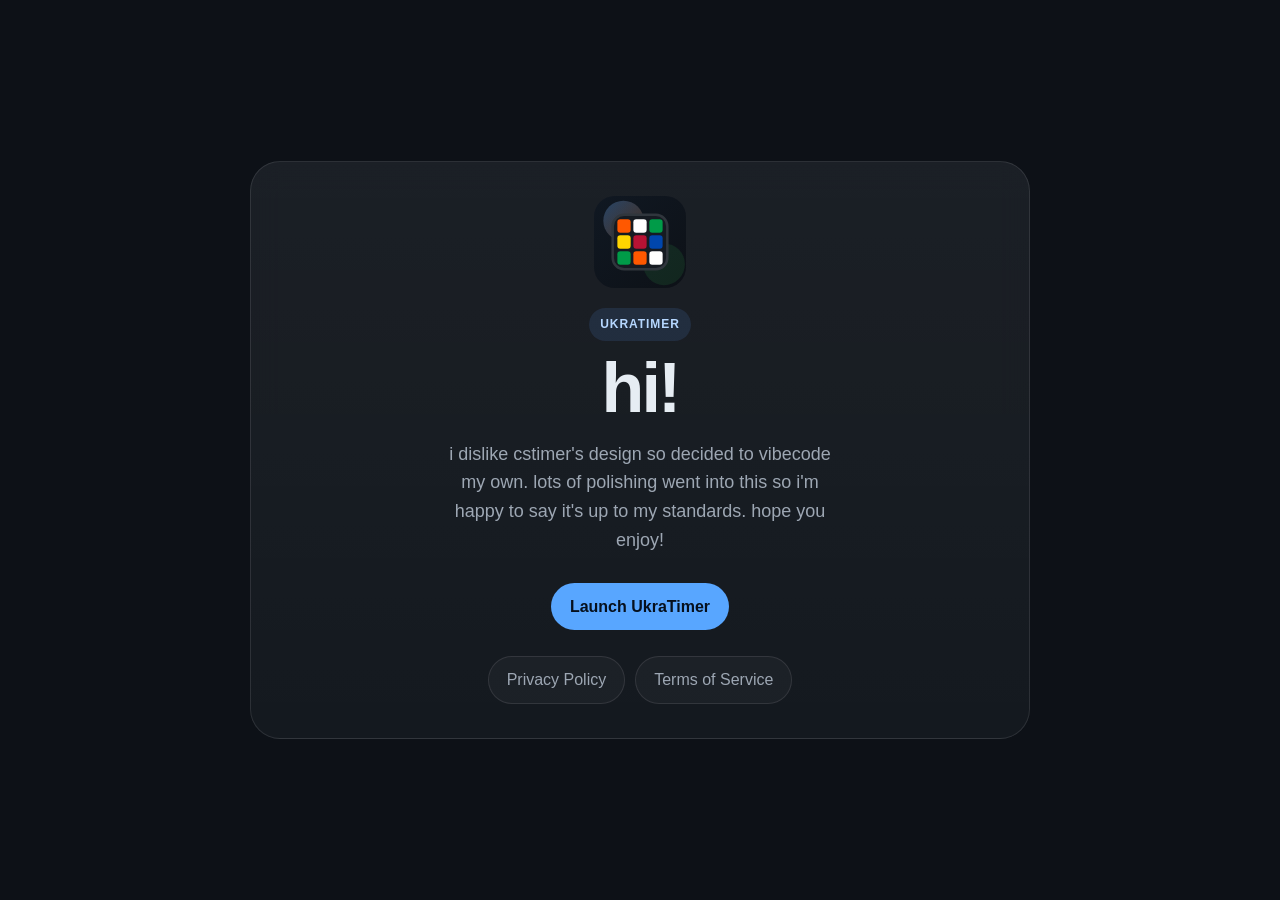
<file: home/index.html>
<!DOCTYPE html>
<html lang="en">

<head>
  <meta charset="UTF-8">
  <meta name="viewport" content="width=device-width, initial-scale=1.0">
  <meta name="description" content="UkraTimer is a modern, local-first speedcubing timer with optional Google Drive backup.">
  <meta name="theme-color" content="#0d1117">
  <meta name="google-site-verification" content="tYB2hKUPlbn806JEjrhx8fJnNwEJtE1Kv-HRcfcCDDI">
  <title>UkraTimer Home</title>
  <link rel="icon" href="/resources/pwa-icon.svg" type="image/svg+xml">
  <style>
    :root {
      --bg: #0d1117;
      --surface: rgba(22, 27, 34, 0.88);
      --surface-border: rgba(255, 255, 255, 0.1);
      --text: #e6edf3;
      --text-secondary: #9da7b3;
      --accent: #58a6ff;
      --accent-hover: #79c0ff;
      --accent-soft: rgba(88, 166, 255, 0.18);
      --accent-warm: rgba(240, 136, 62, 0.12);
      --max-width: 780px;
    }

    * {
      box-sizing: border-box;
    }

    html,
    body {
      margin: 0;
      min-height: 100%;
      height: 100%;
      background: var(--bg);
      color: var(--text);
      font: 16px/1.6 Inter, -apple-system, BlinkMacSystemFont, "Segoe UI", sans-serif;
      overscroll-behavior-y: none;
      overflow-x: hidden;
    }

    body::before {
      content: "";
      position: fixed;
      inset: 0;
      background:
        radial-gradient(circle at top left, var(--accent-soft), transparent 34%),
        radial-gradient(circle at top right, var(--accent-warm), transparent 24%),
        linear-gradient(180deg, #11161d 0%, var(--bg) 100%);
      pointer-events: none;
      z-index: -1;
    }

    a {
      color: inherit;
      text-decoration: none;
    }

    .page {
      width: min(calc(100% - 32px), var(--max-width));
      margin: 0 auto;
      min-height: 100dvh;
      display: flex;
      align-items: center;
      justify-content: center;
      padding: 28px 0;
      overflow-x: clip;
    }

    .card {
      width: 100%;
      padding: 34px;
      border-radius: 30px;
      border: 1px solid var(--surface-border);
      background:
        linear-gradient(180deg, rgba(255, 255, 255, 0.03), rgba(255, 255, 255, 0)),
        var(--surface);
      backdrop-filter: blur(16px);
      text-align: center;
    }

    .app-icon {
      width: 92px;
      height: 92px;
      display: block;
      margin: 0 auto 20px;
    }

    .eyebrow {
      display: inline-flex;
      margin-bottom: 14px;
      padding: 7px 11px;
      border-radius: 999px;
      background: rgba(88, 166, 255, 0.12);
      color: #b6d7ff;
      font-size: 12px;
      font-weight: 700;
      letter-spacing: 0.08em;
      text-transform: uppercase;
    }

    h1,
    p {
      margin: 0;
    }

    h1 {
      font-size: clamp(42px, 7vw, 70px);
      line-height: 0.95;
      letter-spacing: -0.04em;
      margin-bottom: 18px;
    }

    .lead {
      max-width: 40ch;
      margin: 0 auto;
      color: var(--text-secondary);
      font-size: 18px;
    }

    .actions {
      display: flex;
      flex-wrap: wrap;
      justify-content: center;
      gap: 12px;
      margin-top: 28px;
    }

    .button-link,
    .nav-link {
      display: inline-flex;
      align-items: center;
      justify-content: center;
      min-height: 42px;
      padding: 10px 18px;
      border-radius: 999px;
      border: 1px solid var(--surface-border);
      transition: transform 120ms ease, background 120ms ease, border-color 120ms ease, color 120ms ease;
    }

    .button-link {
      background: var(--accent);
      border-color: transparent;
      color: #06101d;
      font-weight: 700;
    }

    .button-link:hover {
      transform: translateY(-1px);
      background: var(--accent-hover);
    }

    .nav-link {
      background: rgba(255, 255, 255, 0.03);
      color: var(--text-secondary);
    }

    .nav-link:hover {
      transform: translateY(-1px);
      background: rgba(255, 255, 255, 0.06);
      border-color: rgba(255, 255, 255, 0.18);
      color: var(--text);
    }

    .footer {
      display: flex;
      flex-wrap: wrap;
      justify-content: center;
      gap: 10px;
      margin-top: 26px;
    }

    @media (max-width: 640px) {
      .page {
        width: min(calc(100% - 20px), var(--max-width));
      }

      .card {
        padding: 24px 20px;
        border-radius: 24px;
      }

      .app-icon {
        width: 78px;
        height: 78px;
        margin-bottom: 16px;
      }
    }
  </style>
</head>

<body>
  <div class="page">
    <main class="card">
      <img class="app-icon" src="/resources/pwa-icon.svg" alt="UkraTimer icon">
      <span class="eyebrow">UkraTimer</span>
      <h1>hi!</h1>
      <p class="lead">
        i dislike cstimer's design so decided to vibecode my own. lots of polishing went into this so i'm happy to say
        it's up to my standards. hope you enjoy!
      </p>

      <div class="actions">
        <a class="button-link" href="/">Launch UkraTimer</a>
      </div>

      <div class="footer">
        <a class="nav-link" href="/privacy.html">Privacy Policy</a>
        <a class="nav-link" href="/terms.html">Terms of Service</a>
      </div>
    </main>
  </div>
</body>

</html>
</file>
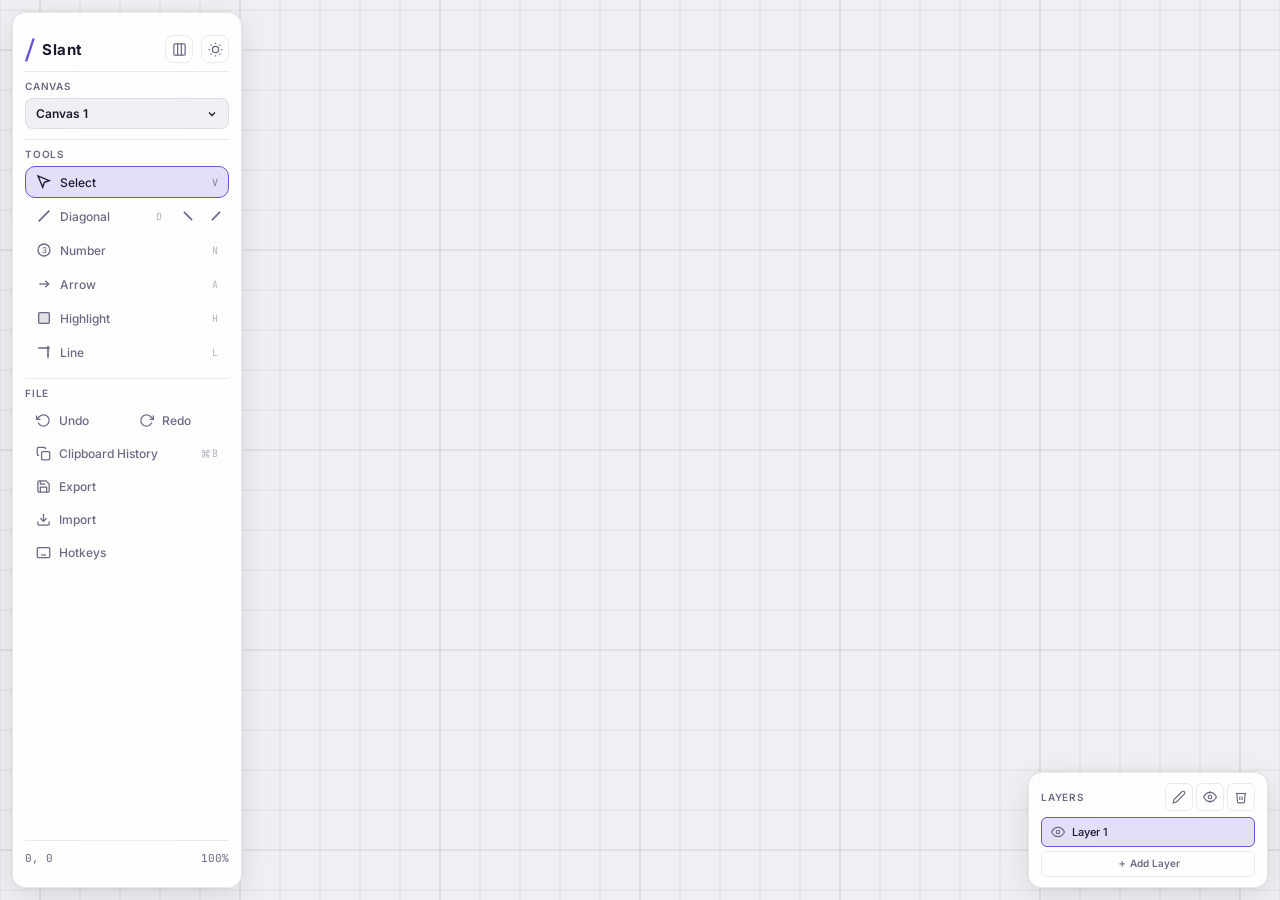
<file: slant/index.html>
<!DOCTYPE html>
<html lang="en" data-theme="light">

<head>
  <meta charset="UTF-8">
  <meta name="viewport" content="width=device-width, initial-scale=1.0, user-scalable=no">
  <title>Slant Editor</title>
  <meta name="description"
    content="Gokigen Naname / Slant puzzle editor on an infinite canvas. Place diagonals, numbers, arrows and highlights to design logic gates.">
  <link rel="preconnect" href="https://fonts.googleapis.com">
  <link rel="preconnect" href="https://fonts.gstatic.com" crossorigin>
  <link
    href="https://fonts.googleapis.com/css2?family=Inter:wght@400;500;600;700&family=JetBrains+Mono:wght@400;500&display=swap"
    rel="stylesheet">
  <link rel="stylesheet" href="style.css?v=15">
</head>

<body>
  <!-- ─── Toolbar ─── -->
  <aside id="toolbar">
    <div class="toolbar-group toolbar-title">
      <span class="logo">⧸</span>
      <span class="title">Slant</span>
      <button id="btn-toggle-panels" class="icon-btn" title="Hide all panels (Z)">
        <svg viewBox="0 0 24 24" fill="none" stroke="currentColor" stroke-width="2" stroke-linecap="round"
          stroke-linejoin="round" style="width: 15px; height: 15px;">
          <rect x="3" y="3" width="18" height="18" rx="2" />
          <path d="M9 3v18M15 3v18" />
        </svg>
      </button>
      <button id="btn-theme" class="icon-btn" title="Toggle theme">
        <svg id="icon-moon" viewBox="0 0 24 24" fill="none" stroke="currentColor" stroke-width="2">
          <path d="M21 12.79A9 9 0 1 1 11.21 3 7 7 0 0 0 21 12.79z" />
        </svg>
        <svg id="icon-sun" viewBox="0 0 24 24" fill="none" stroke="currentColor" stroke-width="2" style="display:none">
          <circle cx="12" cy="12" r="5" />
          <line x1="12" y1="1" x2="12" y2="3" />
          <line x1="12" y1="21" x2="12" y2="23" />
          <line x1="4.22" y1="4.22" x2="5.64" y2="5.64" />
          <line x1="18.36" y1="18.36" x2="19.78" y2="19.78" />
          <line x1="1" y1="12" x2="3" y2="12" />
          <line x1="21" y1="12" x2="23" y2="12" />
          <line x1="4.22" y1="19.78" x2="5.64" y2="18.36" />
          <line x1="18.36" y1="5.64" x2="19.78" y2="4.22" />
        </svg>
      </button>
    </div>

    <!-- Canvas selector -->
    <div class="toolbar-group">
      <label class="toolbar-label">Canvas</label>
      <button id="btn-open-canvases" class="canvas-open-btn">
        <span id="canvas-name-display">Canvas 1</span>
        <svg width="12" height="12" viewBox="0 0 24 24" fill="none" stroke="currentColor" stroke-width="2.5">
          <path d="M6 9l6 6 6-6" />
        </svg>
      </button>
    </div>



    <!-- Tools -->
    <div class="toolbar-group">
      <label class="toolbar-label">Tools</label>
      <div class="tool-buttons">
        <button class="tool-btn active" data-tool="select" title="Select / Pan">
          <svg viewBox="0 0 24 24" fill="none" stroke="currentColor" stroke-width="2">
            <path d="M3 3l7.07 16.97 2.51-7.39 7.39-2.51L3 3z" />
          </svg>
          <span>Select</span>
        </button>
        <div class="tool-row-diag">
          <button class="tool-btn" data-tool="diagonal" title="Place Diagonal">
            <svg viewBox="0 0 24 24" fill="none" stroke="currentColor" stroke-width="2.5">
              <line x1="4" y1="20" x2="20" y2="4" />
            </svg>
            <span>Diagonal</span>
          </button>
          <button class="diag-dir-btn" id="btn-diag-fwd" data-dir="1" title="\ diagonal">
            <svg viewBox="0 0 24 24" fill="none" stroke="currentColor" stroke-width="3">
              <line x1="5" y1="5" x2="19" y2="19" />
            </svg>
          </button>
          <button class="diag-dir-btn" id="btn-diag-bwd" data-dir="-1" title="/ diagonal">
            <svg viewBox="0 0 24 24" fill="none" stroke="currentColor" stroke-width="3">
              <line x1="19" y1="5" x2="5" y2="19" />
            </svg>
          </button>
        </div>
        <button class="tool-btn" data-tool="number" title="Place Number">
          <svg viewBox="0 0 24 24" fill="none" stroke="currentColor" stroke-width="2">
            <circle cx="12" cy="12" r="9" /><text x="12" y="16" text-anchor="middle" font-size="12" fill="currentColor"
              stroke="none" font-family="Inter">3</text>
          </svg>
          <span>Number</span>
        </button>
        <button class="tool-btn" data-tool="arrow" title="Draw Arrow">
          <svg viewBox="0 0 24 24" fill="none" stroke="currentColor" stroke-width="2">
            <line x1="5" y1="12" x2="19" y2="12" />
            <polyline points="14 7 19 12 14 17" />
          </svg>
          <span>Arrow</span>
        </button>
        <button class="tool-btn" data-tool="highlight" title="Highlight Cell">
          <svg viewBox="0 0 24 24" fill="none" stroke="currentColor" stroke-width="2">
            <rect x="4" y="4" width="16" height="16" rx="2" fill="currentColor" opacity="0.2" />
            <rect x="4" y="4" width="16" height="16" rx="2" />
          </svg>
          <span>Highlight</span>
        </button>
        <button class="tool-btn" data-tool="line" title="Place Line">
          <svg viewBox="0 0 24 24" fill="none" stroke="currentColor" stroke-width="2.5">
            <line x1="4" y1="6" x2="20" y2="6" stroke-linecap="round" />
            <line x1="18" y1="4" x2="18" y2="20" stroke-linecap="round" />
          </svg>
          <span>Line</span>
        </button>
      </div>
    </div>

    <!-- Number sub-panel -->
    <div class="toolbar-group" id="number-panel" style="display:none;">
      <label class="toolbar-label">Number Value</label>
      <div class="number-buttons">
        <button class="num-btn active" data-num="0">0</button>
        <button class="num-btn" data-num="1">1</button>
        <button class="num-btn" data-num="2">2</button>
        <button class="num-btn" data-num="3">3</button>
        <button class="num-btn" data-num="4">4</button>
      </div>
      <label class="toolbar-label" style="margin-top:8px">Appearance</label>
      <div class="numstyle-buttons">
        <button class="numstyle-btn active" data-style="circle" title="Number in circle">
          <svg viewBox="0 0 24 24" fill="none" stroke="currentColor" stroke-width="2">
            <circle cx="12" cy="12" r="9" /><text x="12" y="16" text-anchor="middle" font-size="12" fill="currentColor"
              stroke="none" font-family="Inter">3</text>
          </svg>
          <span>Circle</span>
        </button>
        <button class="numstyle-btn" data-style="slope" title="Slope line">
          <svg viewBox="0 0 24 24" fill="none" stroke="currentColor" stroke-width="2.5">
            <line x1="7" y1="9" x2="17" y2="15" stroke-linecap="round" />
          </svg>
          <span>Slope</span>
        </button>
      </div>
    </div>

    <!-- Highlight colour sub-panel -->
    <div class="toolbar-group" id="highlight-panel" style="display:none;">
      <label class="toolbar-label">Highlight Colour</label>
      <div class="colour-buttons">
        <button class="colour-btn active" data-colour="#ff6b6b40" style="--swatch:#ff6b6b" title="Red"></button>
        <button class="colour-btn" data-colour="#51cf6640" style="--swatch:#51cf66" title="Green"></button>
        <button class="colour-btn" data-colour="#339af040" style="--swatch:#339af0" title="Blue"></button>
        <button class="colour-btn" data-colour="#fcc41940" style="--swatch:#fcc419" title="Yellow"></button>
        <button class="colour-btn" data-colour="#cc5de840" style="--swatch:#cc5de8" title="Purple"></button>
        <button class="colour-btn" data-colour="#ff922b40" style="--swatch:#ff922b" title="Orange"></button>
      </div>
    </div>

    <!-- Arrow colour sub-panel -->
    <div class="toolbar-group" id="arrow-panel" style="display:none;">
      <label class="toolbar-label">Arrow Colour</label>
      <div class="colour-buttons">
        <button class="colour-btn active" data-colour="#ff6b6b" style="--swatch:#ff6b6b" title="Red"></button>
        <button class="colour-btn" data-colour="#51cf66" style="--swatch:#51cf66" title="Green"></button>
        <button class="colour-btn" data-colour="#339af0" style="--swatch:#339af0" title="Blue"></button>
        <button class="colour-btn" data-colour="#fcc419" style="--swatch:#fcc419" title="Yellow"></button>
        <button class="colour-btn" data-colour="#cc5de8" style="--swatch:#cc5de8" title="Purple"></button>
        <button class="colour-btn" data-colour="#ff922b" style="--swatch:#ff922b" title="Orange"></button>
        <button class="colour-btn" id="arrow-last-colour" data-colour="theme" style="--swatch:#e8e8e8"
          title="White"></button>
      </div>
      <label class="toolbar-label"
        style="margin-top:12px; display:flex; justify-content:space-between; align-items:center;">
        <span>Arrow Size</span>
        <span id="arrow-size-val" style="font-family:var(--mono); font-size:11px; opacity:0.8;">100%</span>
      </label>
      <input type="range" class="arrow-slider" id="arrow-size-slider" min="50" max="500" step="10" value="100">
    </div>

    <!-- Line colour sub-panel -->
    <div class="toolbar-group" id="line-panel" style="display:none;">
      <label class="toolbar-label">Line Colour</label>
      <div class="colour-buttons">
        <button class="colour-btn active" data-colour="#ff6b6b" style="--swatch:#ff6b6b" title="Red"></button>
        <button class="colour-btn" data-colour="#51cf66" style="--swatch:#51cf66" title="Green"></button>
        <button class="colour-btn" data-colour="#339af0" style="--swatch:#339af0" title="Blue"></button>
        <button class="colour-btn" data-colour="#fcc419" style="--swatch:#fcc419" title="Yellow"></button>
        <button class="colour-btn" data-colour="#cc5de8" style="--swatch:#cc5de8" title="Purple"></button>
        <button class="colour-btn" data-colour="#ff922b" style="--swatch:#ff922b" title="Orange"></button>
        <button class="colour-btn" data-colour="theme" id="line-theme-colour" style="--swatch:#2a2a3e"
          title="Default"></button>
      </div>
    </div>



    <!-- File + Settings -->
    <div class="toolbar-group">
      <label class="toolbar-label">File</label>
      <div class="action-buttons">
        <div class="undo-redo-row">
          <button id="btn-undo" class="action-btn" title="Undo (Ctrl+Z)">
            <svg viewBox="0 0 24 24" fill="none" stroke="currentColor" stroke-width="2">
              <polyline points="1 4 1 10 7 10" />
              <path d="M3.51 15a9 9 0 1 0 2.13-9.36L1 10" />
            </svg>
            Undo
          </button>
          <button id="btn-redo" class="action-btn" title="Redo (Ctrl+Shift+Z)">
            <svg viewBox="0 0 24 24" fill="none" stroke="currentColor" stroke-width="2">
              <polyline points="23 4 23 10 17 10" />
              <path d="M20.49 15a9 9 0 1 1-2.13-9.36L23 10" />
            </svg>
            Redo
          </button>
        </div>
        <button id="btn-clipboard" class="action-btn" title="Clipboard History (Ctrl+B)">
          <svg viewBox="0 0 24 24" fill="none" stroke="currentColor" stroke-width="2">
            <rect x="9" y="9" width="13" height="13" rx="2" />
            <path d="M5 15H4a2 2 0 0 1-2-2V4a2 2 0 0 1 2-2h9a2 2 0 0 1 2 2v1" />
          </svg>
          <span>Clipboard History</span>
          <span class="action-hotkey"><svg class="shortcut-svg shortcut-svg--command" viewBox="0 0 64 64"
              aria-label="Command Key">
              <path style="stroke:none;fill-rule:nonzero;fill:currentColor;fill-opacity:1"
                d="M16 5.332c5.89 0 10.668 4.777 10.668 10.668v5.332h10.664V16c0-5.89 4.777-10.668 10.668-10.668 5.89 0 10.668 4.777 10.668 10.668 0 5.89-4.777 10.668-10.668 10.668h-5.332v10.664H48c5.89 0 10.668 4.777 10.668 10.668 0 5.89-4.777 10.668-10.668 10.668-5.89 0-10.668-4.777-10.668-10.668v-5.332H26.668V48c0 5.89-4.777 10.668-10.668 10.668-5.89 0-10.668-4.777-10.668-10.668 0-5.89 4.777-10.668 10.668-10.668h5.332V26.668H16c-5.89 0-10.668-4.777-10.668-10.668 0-5.89 4.777-10.668 10.668-10.668M42.668 48A5.331 5.331 0 0 0 48 53.332 5.331 5.331 0 0 0 53.332 48 5.331 5.331 0 0 0 48 42.668h-5.332V48m-5.336-21.332H26.668v10.664h10.664V26.668M16 42.668A5.331 5.331 0 0 0 10.668 48 5.331 5.331 0 0 0 16 53.332 5.331 5.331 0 0 0 21.332 48v-5.332H16M21.332 16A5.331 5.331 0 0 0 16 10.668 5.331 5.331 0 0 0 10.668 16 5.331 5.331 0 0 0 16 21.332h5.332V16M48 21.332A5.331 5.331 0 0 0 53.332 16 5.331 5.331 0 0 0 48 10.668 5.331 5.331 0 0 0 42.668 16v5.332Zm0 0" />
            </svg>B</span>
        </button>
        <button id="btn-save" class="action-btn" title="Export to JSON">
          <svg viewBox="0 0 24 24" fill="none" stroke="currentColor" stroke-width="2">
            <path d="M19 21H5a2 2 0 0 1-2-2V5a2 2 0 0 1 2-2h11l5 5v11a2 2 0 0 1-2 2z" />
            <polyline points="17 21 17 13 7 13 7 21" />
            <polyline points="7 3 7 8 15 8" />
          </svg>
          Export
        </button>
        <button id="btn-load" class="action-btn" title="Import JSON">
          <svg viewBox="0 0 24 24" fill="none" stroke="currentColor" stroke-width="2">
            <path d="M21 15v4a2 2 0 0 1-2 2H5a2 2 0 0 1-2-2v-4" />
            <polyline points="7 10 12 15 17 10" />
            <line x1="12" y1="15" x2="12" y2="3" />
          </svg>
          Import
        </button>
        <button id="btn-hotkeys" class="action-btn" title="Keyboard shortcuts">
          <svg viewBox="0 0 24 24" fill="none" stroke="currentColor" stroke-width="2">
            <rect x="2" y="4" width="20" height="16" rx="2" />
            <line x1="6" y1="8" x2="6.01" y2="8" />
            <line x1="10" y1="8" x2="10.01" y2="8" />
            <line x1="14" y1="8" x2="14.01" y2="8" />
            <line x1="18" y1="8" x2="18.01" y2="8" />
            <line x1="6" y1="12" x2="6.01" y2="12" />
            <line x1="18" y1="12" x2="18.01" y2="12" />
            <line x1="8" y1="16" x2="16" y2="16" />
          </svg>
          Hotkeys
        </button>
        <input type="file" id="file-input" accept=".json" style="display:none">
      </div>
    </div>

    <!-- Footer -->
    <div class="toolbar-group toolbar-footer">
      <div class="coords" id="coords-display">0, 0</div>
      <div class="zoom-display" id="zoom-display">100%</div>
    </div>
  </aside>

  <!-- ─── Canvas ─── -->
  <canvas id="canvas"></canvas>

  <!-- ─── Bottom-right panel (layers + actions) ─── -->
  <aside id="bottom-panel">
    <div class="bp-header">
      <span class="toolbar-label" style="margin:0">Layers</span>
      <div class="bp-actions">
        <button id="btn-rename-layer" class="sq-btn" title="Rename layer">
          <svg viewBox="0 0 24 24" fill="none" stroke="currentColor" stroke-width="2">
            <path d="M17 3a2.83 2.83 0 1 1 4 4L7.5 20.5 2 22l1.5-5.5L17 3z" />
          </svg>
        </button>
        <button id="btn-isolate-layer" class="sq-btn" title="Isolate active layer">
          <svg viewBox="0 0 24 24" fill="none" stroke="currentColor" stroke-width="2">
            <circle cx="12" cy="12" r="3" />
            <path d="M1 12s4-8 11-8 11 8 11 8-4 8-11 8-11-8-11-8z" />
            <line x1="12" y1="2" x2="12" y2="6" />
            <line x1="12" y1="18" x2="12" y2="22" />
          </svg>
        </button>
        <button id="btn-delete-layer" class="sq-btn sq-btn--danger" title="Delete layer">
          <svg viewBox="0 0 24 24" fill="none" stroke="currentColor" stroke-width="2">
            <polyline points="3 6 5 6 21 6" />
            <path d="M19 6l-1 14a2 2 0 0 1-2 2H8a2 2 0 0 1-2-2L5 6" />
            <path d="M10 11v6" />
            <path d="M14 11v6" />
          </svg>
        </button>
      </div>
    </div>
    <div id="layer-list" class="layer-list"></div>
    <button id="btn-add-layer" class="small-btn" style="width:100%;margin-top:4px">＋ Add Layer</button>
  </aside>

  <!-- ─── Canvas browser modal ─── -->
  <dialog id="canvas-modal" class="modal canvas-modal">
    <div class="modal-header">
      <h2>Canvases</h2>
      <button id="canvas-modal-close" class="modal-close">✕</button>
    </div>
    <div id="canvas-grid" class="canvas-grid"></div>
    <button id="btn-new-canvas-modal" class="modal-action-btn">＋ New Canvas</button>
  </dialog>

  <!-- ─── Hotkey settings modal ─── -->
  <dialog id="hotkey-modal" class="modal hotkey-modal">
    <div class="modal-header">
      <h2>Keyboard Shortcuts</h2>
      <button id="hotkey-modal-close" class="modal-close">✕</button>
    </div>
    <div id="hotkey-list" class="hotkey-list"></div>
    <button id="btn-reset-hotkeys" class="modal-action-btn modal-action-btn--subtle">Reset to Defaults</button>
  </dialog>

  <!-- ─── Rename dialog ─── -->
  <dialog id="rename-dialog" class="rename-dialog">
    <form method="dialog">
      <label class="rename-dialog__label" id="rename-dialog-label">Name</label>
      <input id="rename-input" class="rename-dialog__input" type="text" maxlength="60" autocomplete="off">
      <div class="rename-dialog__actions">
        <button type="submit" value="ok" class="rename-dialog__btn rename-dialog__btn--ok">Save</button>
        <button type="submit" value="cancel" class="rename-dialog__btn">Cancel</button>
      </div>
    </form>
  </dialog>

  <!-- Floating Selection Toolbar -->
  <div id="selection-toolbar" class="selection-toolbar-container" style="display:none;">
    <div class="selection-toolbar">
      <button id="selection-copy-btn" class="sel-tool-btn" title="Copy (Ctrl+C)">
        <svg viewBox="0 0 24 24" fill="none" stroke="currentColor" stroke-width="2">
          <rect x="9" y="9" width="13" height="13" rx="2" />
          <path d="M5 15H4a2 2 0 0 1-2-2V4a2 2 0 0 1 2-2h9a2 2 0 0 1 2 2v1" />
        </svg>
      </button>
      <button id="selection-move-layer-btn" class="sel-tool-btn" title="Move to Layer">
        <svg viewBox="0 0 24 24" fill="none" stroke="currentColor" stroke-width="2">
          <polygon points="12 2 2 7 12 12 22 7 12 2" />
          <polyline points="2 17 12 22 22 17" />
          <polyline points="2 12 12 17 22 12" />
        </svg>
      </button>
      <button id="selection-delete-btn" class="sel-tool-btn sel-tool-btn--danger" title="Delete">
        <svg viewBox="0 0 24 24" fill="none" stroke="currentColor" stroke-width="2">
          <polyline points="3 6 5 6 21 6"></polyline>
          <path d="M19 6l-1 14a2 2 0 0 1-2 2H8a2 2 0 0 1-2-2L5 6"></path>
          <line x1="10" y1="11" x2="10" y2="17"></line>
          <line x1="14" y1="11" x2="14" y2="17"></line>
        </svg>
      </button>
    </div>
    <div class="selection-toolbar">
      <button id="selection-copy-image-btn" class="sel-tool-btn" title="Copy as Image (Ctrl+Shift+C)">
        <svg viewBox="0 0 24 24" fill="none" stroke="currentColor" stroke-width="2">
          <rect x="9" y="9" width="13" height="13" rx="2" />
          <path d="M5 15H4a2 2 0 0 1-2-2V4a2 2 0 0 1 2-2h9a2 2 0 0 1 2 2v1" />
          <circle cx="13" cy="13" r="1.2" fill="currentColor" stroke="none" />
          <path d="M10 20l3-3 3 3 4-4 2 2" stroke-linecap="round" stroke-linejoin="round" />
        </svg>
      </button>
    </div>
  </div>

  <!-- ─── Clipboard History Modal ─── -->
  <dialog id="clipboard-modal" class="modal clipboard-modal">
    <div class="clipboard-container">
      <div class="modal-header clipboard-header">
        <h2>Clipboard History</h2>
        <button id="clipboard-modal-close" class="modal-close">✕</button>
      </div>
      <div class="clipboard-body">
        <div class="clipboard-list" id="clipboard-list">
          <div class="clipboard-empty" id="clipboard-empty">
            <svg viewBox="0 0 24 24" fill="none" stroke="currentColor" stroke-width="1.5" width="32" height="32">
              <rect x="9" y="9" width="13" height="13" rx="2" />
              <path d="M5 15H4a2 2 0 0 1-2-2V4a2 2 0 0 1 2-2h9a2 2 0 0 1 2 2v1" />
            </svg>
            <span>No items yet</span>
            <span class="clipboard-empty-sub">Copy a selection to see it here</span>
          </div>
        </div>
        <div class="clipboard-preview" id="clipboard-preview">
          <div class="clipboard-preview-empty">Select an item to preview</div>
        </div>
      </div>
      <div class="clipboard-footer">
        <div class="clipboard-footer-hints">
          <span class="clipboard-hint"><kbd><svg class="shortcut-svg shortcut-svg--arrows" viewBox="0 0 64 64"
                aria-label="Up and Down Arrow Keys">
                <path style="stroke:none;fill-rule:nonzero;fill:currentColor;fill-opacity:1"
                  d="M45.332 52.215V2.668h5.336v49.547l4.344-4.348c2.394-2.39 4.394-4.347 4.457-4.347.058 0 .933.828 1.945 1.84l1.84 1.843-7.629 7.625L48 62.453l-7.625-7.625-7.629-7.625 1.84-1.844c1.012-1.011 1.887-1.84 1.945-1.84.063 0 2.063 1.958 4.457 4.348ZM8.375 9.172c4.164-4.164 7.594-7.57 7.625-7.57a774.047 774.047 0 0 1 7.625 7.57l7.574 7.574-1.89 1.895-1.895 1.894-4.375-4.375-4.371-4.375v49.547h-5.336V11.785L8.961 16.16l-4.375 4.375-1.895-1.894-1.89-1.895Zm0 0" />
              </svg></kbd> Navigate</span>
        </div>
        <div class="clipboard-footer-btns">
          <button class="clipboard-actions-btn" id="clipboard-paste-btn">
            Paste <kbd><svg class="shortcut-svg shortcut-svg--return" viewBox="0 0 64 64" aria-label="Enter Key">
                <path style="stroke:none;fill-rule:nonzero;fill:currentColor;fill-opacity:1"
                  d="M50.668 21.332v8H15.547l7.68-7.68a2.655 2.655 0 0 0 0-3.757 2.652 2.652 0 0 0-3.762 0L7.227 30.133a2.66 2.66 0 0 0 0 3.762l12.238 12.238a2.66 2.66 0 0 0 3.762-3.758l-7.68-7.707h37.785A2.677 2.677 0 0 0 56 32V21.332c0-1.465-1.2-2.664-2.668-2.664a2.672 2.672 0 0 0-2.664 2.664Zm0 0" />
              </svg></kbd>
          </button>
          <button class="clipboard-actions-btn" id="clipboard-actions-btn">
            Actions <kbd><svg class="shortcut-svg shortcut-svg--command" viewBox="0 0 64 64" aria-label="Command Key">
                <path style="stroke:none;fill-rule:nonzero;fill:currentColor;fill-opacity:1"
                  d="M16 5.332c5.89 0 10.668 4.777 10.668 10.668v5.332h10.664V16c0-5.89 4.777-10.668 10.668-10.668 5.89 0 10.668 4.777 10.668 10.668 0 5.89-4.777 10.668-10.668 10.668h-5.332v10.664H48c5.89 0 10.668 4.777 10.668 10.668 0 5.89-4.777 10.668-10.668 10.668-5.89 0-10.668-4.777-10.668-10.668v-5.332H26.668V48c0 5.89-4.777 10.668-10.668 10.668-5.89 0-10.668-4.777-10.668-10.668 0-5.89 4.777-10.668 10.668-10.668h5.332V26.668H16c-5.89 0-10.668-4.777-10.668-10.668 0-5.89 4.777-10.668 10.668-10.668M42.668 48A5.331 5.331 0 0 0 48 53.332 5.331 5.331 0 0 0 53.332 48 5.331 5.331 0 0 0 48 42.668h-5.332V48m-5.336-21.332H26.668v10.664h10.664V26.668M16 42.668A5.331 5.331 0 0 0 10.668 48 5.331 5.331 0 0 0 16 53.332 5.331 5.331 0 0 0 21.332 48v-5.332H16M21.332 16A5.331 5.331 0 0 0 16 10.668 5.331 5.331 0 0 0 10.668 16 5.331 5.331 0 0 0 16 21.332h5.332V16M48 21.332A5.331 5.331 0 0 0 53.332 16 5.331 5.331 0 0 0 48 10.668 5.331 5.331 0 0 0 42.668 16v5.332Zm0 0" />
              </svg>K</kbd>
          </button>
        </div>
      </div>
      <!-- Actions popover -->
      <div class="clipboard-actions-popover" id="clipboard-actions-popover" style="display:none;">
        <button class="clipboard-action-item" data-action="paste">
          <span>Paste</span><kbd><svg class="shortcut-svg shortcut-svg--return" viewBox="0 0 64 64"
              aria-label="Enter Key">
              <path style="stroke:none;fill-rule:nonzero;fill:currentColor;fill-opacity:1"
                d="M50.668 21.332v8H15.547l7.68-7.68a2.655 2.655 0 0 0 0-3.757 2.652 2.652 0 0 0-3.762 0L7.227 30.133a2.66 2.66 0 0 0 0 3.762l12.238 12.238a2.66 2.66 0 0 0 3.762-3.758l-7.68-7.707h37.785A2.677 2.677 0 0 0 56 32V21.332c0-1.465-1.2-2.664-2.668-2.664a2.672 2.672 0 0 0-2.664 2.664Zm0 0" />
            </svg></kbd>
        </button>
        <button class="clipboard-action-item" data-action="copy">
          <span>Copy</span><kbd><svg class="shortcut-svg shortcut-svg--command" viewBox="0 0 64 64"
              aria-label="Command Key">
              <path style="stroke:none;fill-rule:nonzero;fill:currentColor;fill-opacity:1"
                d="M16 5.332c5.89 0 10.668 4.777 10.668 10.668v5.332h10.664V16c0-5.89 4.777-10.668 10.668-10.668 5.89 0 10.668 4.777 10.668 10.668 0 5.89-4.777 10.668-10.668 10.668h-5.332v10.664H48c5.89 0 10.668 4.777 10.668 10.668 0 5.89-4.777 10.668-10.668 10.668-5.89 0-10.668-4.777-10.668-10.668v-5.332H26.668V48c0 5.89-4.777 10.668-10.668 10.668-5.89 0-10.668-4.777-10.668-10.668 0-5.89 4.777-10.668 10.668-10.668h5.332V26.668H16c-5.89 0-10.668-4.777-10.668-10.668 0-5.89 4.777-10.668 10.668-10.668M42.668 48A5.331 5.331 0 0 0 48 53.332 5.331 5.331 0 0 0 53.332 48 5.331 5.331 0 0 0 48 42.668h-5.332V48m-5.336-21.332H26.668v10.664h10.664V26.668M16 42.668A5.331 5.331 0 0 0 10.668 48 5.331 5.331 0 0 0 16 53.332 5.331 5.331 0 0 0 21.332 48v-5.332H16M21.332 16A5.331 5.331 0 0 0 16 10.668 5.331 5.331 0 0 0 10.668 16 5.331 5.331 0 0 0 16 21.332h5.332V16M48 21.332A5.331 5.331 0 0 0 53.332 16 5.331 5.331 0 0 0 48 10.668 5.331 5.331 0 0 0 42.668 16v5.332Zm0 0" />
            </svg>C</kbd>
        </button>
        <button class="clipboard-action-item" data-action="copy-image">
          <span>Copy Image</span><kbd><svg class="shortcut-svg shortcut-svg--command" viewBox="0 0 64 64"
              aria-label="Command Key">
              <path style="stroke:none;fill-rule:nonzero;fill:currentColor;fill-opacity:1"
                d="M16 5.332c5.89 0 10.668 4.777 10.668 10.668v5.332h10.664V16c0-5.89 4.777-10.668 10.668-10.668 5.89 0 10.668 4.777 10.668 10.668 0 5.89-4.777 10.668-10.668 10.668h-5.332v10.664H48c5.89 0 10.668 4.777 10.668 10.668 0 5.89-4.777 10.668-10.668 10.668-5.89 0-10.668-4.777-10.668-10.668v-5.332H26.668V48c0 5.89-4.777 10.668-10.668 10.668-5.89 0-10.668-4.777-10.668-10.668 0-5.89 4.777-10.668 10.668-10.668h5.332V26.668H16c-5.89 0-10.668-4.777-10.668-10.668 0-5.89 4.777-10.668 10.668-10.668M42.668 48A5.331 5.331 0 0 0 48 53.332 5.331 5.331 0 0 0 53.332 48 5.331 5.331 0 0 0 48 42.668h-5.332V48m-5.336-21.332H26.668v10.664h10.664V26.668M16 42.668A5.331 5.331 0 0 0 10.668 48 5.331 5.331 0 0 0 16 53.332 5.331 5.331 0 0 0 21.332 48v-5.332H16M21.332 16A5.331 5.331 0 0 0 16 10.668 5.331 5.331 0 0 0 10.668 16 5.331 5.331 0 0 0 16 21.332h5.332V16M48 21.332A5.331 5.331 0 0 0 53.332 16 5.331 5.331 0 0 0 48 10.668 5.331 5.331 0 0 0 42.668 16v5.332Zm0 0" />
            </svg><svg class="shortcut-svg shortcut-svg--shift" viewBox="0 0 64 64" aria-label="Shift Key">
              <path style="stroke:none;fill-rule:nonzero;fill:currentColor;fill-opacity:1"
                d="M40 48V32h5.785L32 18.215 18.215 32H24v16h16m-8-37.332 26.668 26.664H45.332v16H18.668v-16H5.332Zm0 0" />
            </svg>C</kbd>
        </button>
        <button class="clipboard-action-item" data-action="rename">
          <span>Rename</span><kbd><svg class="shortcut-svg shortcut-svg--command" viewBox="0 0 64 64"
              aria-label="Command Key">
              <path style="stroke:none;fill-rule:nonzero;fill:currentColor;fill-opacity:1"
                d="M16 5.332c5.89 0 10.668 4.777 10.668 10.668v5.332h10.664V16c0-5.89 4.777-10.668 10.668-10.668 5.89 0 10.668 4.777 10.668 10.668 0 5.89-4.777 10.668-10.668 10.668h-5.332v10.664H48c5.89 0 10.668 4.777 10.668 10.668 0 5.89-4.777 10.668-10.668 10.668-5.89 0-10.668-4.777-10.668-10.668v-5.332H26.668V48c0 5.89-4.777 10.668-10.668 10.668-5.89 0-10.668-4.777-10.668-10.668 0-5.89 4.777-10.668 10.668-10.668h5.332V26.668H16c-5.89 0-10.668-4.777-10.668-10.668 0-5.89 4.777-10.668 10.668-10.668M42.668 48A5.331 5.331 0 0 0 48 53.332 5.331 5.331 0 0 0 53.332 48 5.331 5.331 0 0 0 48 42.668h-5.332V48m-5.336-21.332H26.668v10.664h10.664V26.668M16 42.668A5.331 5.331 0 0 0 10.668 48 5.331 5.331 0 0 0 16 53.332 5.331 5.331 0 0 0 21.332 48v-5.332H16M21.332 16A5.331 5.331 0 0 0 16 10.668 5.331 5.331 0 0 0 10.668 16 5.331 5.331 0 0 0 16 21.332h5.332V16M48 21.332A5.331 5.331 0 0 0 53.332 16 5.331 5.331 0 0 0 48 10.668 5.331 5.331 0 0 0 42.668 16v5.332Zm0 0" />
            </svg>E</kbd>
        </button>
        <button class="clipboard-action-item" data-action="pin">
          <span id="clipboard-action-pin-label">Pin</span><kbd><svg class="shortcut-svg shortcut-svg--command"
              viewBox="0 0 64 64" aria-label="Command Key">
              <path style="stroke:none;fill-rule:nonzero;fill:currentColor;fill-opacity:1"
                d="M16 5.332c5.89 0 10.668 4.777 10.668 10.668v5.332h10.664V16c0-5.89 4.777-10.668 10.668-10.668 5.89 0 10.668 4.777 10.668 10.668 0 5.89-4.777 10.668-10.668 10.668h-5.332v10.664H48c5.89 0 10.668 4.777 10.668 10.668 0 5.89-4.777 10.668-10.668 10.668-5.89 0-10.668-4.777-10.668-10.668v-5.332H26.668V48c0 5.89-4.777 10.668-10.668 10.668-5.89 0-10.668-4.777-10.668-10.668 0-5.89 4.777-10.668 10.668-10.668h5.332V26.668H16c-5.89 0-10.668-4.777-10.668-10.668 0-5.89 4.777-10.668 10.668-10.668M42.668 48A5.331 5.331 0 0 0 48 53.332 5.331 5.331 0 0 0 53.332 48 5.331 5.331 0 0 0 48 42.668h-5.332V48m-5.336-21.332H26.668v10.664h10.664V26.668M16 42.668A5.331 5.331 0 0 0 10.668 48 5.331 5.331 0 0 0 16 53.332 5.331 5.331 0 0 0 21.332 48v-5.332H16M21.332 16A5.331 5.331 0 0 0 16 10.668 5.331 5.331 0 0 0 10.668 16 5.331 5.331 0 0 0 16 21.332h5.332V16M48 21.332A5.331 5.331 0 0 0 53.332 16 5.331 5.331 0 0 0 48 10.668 5.331 5.331 0 0 0 42.668 16v5.332Zm0 0" />
            </svg><svg class="shortcut-svg shortcut-svg--shift" viewBox="0 0 64 64" aria-label="Shift Key">
              <path style="stroke:none;fill-rule:nonzero;fill:currentColor;fill-opacity:1"
                d="M40 48V32h5.785L32 18.215 18.215 32H24v16h16m-8-37.332 26.668 26.664H45.332v16H18.668v-16H5.332Zm0 0" />
            </svg>P</kbd>
        </button>
        <div class="clipboard-action-divider"></div>
        <button class="clipboard-action-item clipboard-action-item--danger" data-action="delete">
          <span>Delete</span><kbd><svg class="shortcut-svg shortcut-svg--backspace" viewBox="0 0 64 64"
              aria-label="Backspace Key">
              <path style="stroke:none;fill-rule:nonzero;fill:currentColor;fill-opacity:1"
                d="m50.668 41.574-3.762 3.758-9.574-9.57-9.57 9.57L24 41.574 33.574 32 24 22.426l3.762-3.758 9.57 9.57 9.574-9.57 3.762 3.758L41.094 32l9.574 9.574m8-33.574A5.331 5.331 0 0 1 64 13.332v37.336A5.331 5.331 0 0 1 58.668 56h-40c-1.84 0-3.281-.96-4.242-2.375L0 32l14.426-21.652C15.386 8.934 16.828 8 18.668 8h40m0 5.332h-40L6.078 32l12.59 18.668h40Zm0 0" />
            </svg></kbd>
        </button>
      </div>
    </div>
  </dialog>

  <!-- ─── Toast ─── -->
  <div id="toast" class="toast hidden"></div>

  <!-- Floating show panels button (only visible when panels are hidden) -->
  <button id="btn-floating-panels-toggle" class="floating-btn" title="Show panels (Z)">
    <svg viewBox="0 0 24 24" fill="none" stroke="currentColor" stroke-width="2" stroke-linecap="round"
      stroke-linejoin="round">
      <rect x="3" y="3" width="18" height="18" rx="2" />
      <path d="M9 3v18M15 3v18" />
    </svg>
  </button>

  <script src="engine.js?v=16"></script>
</body>

</html>
</file>
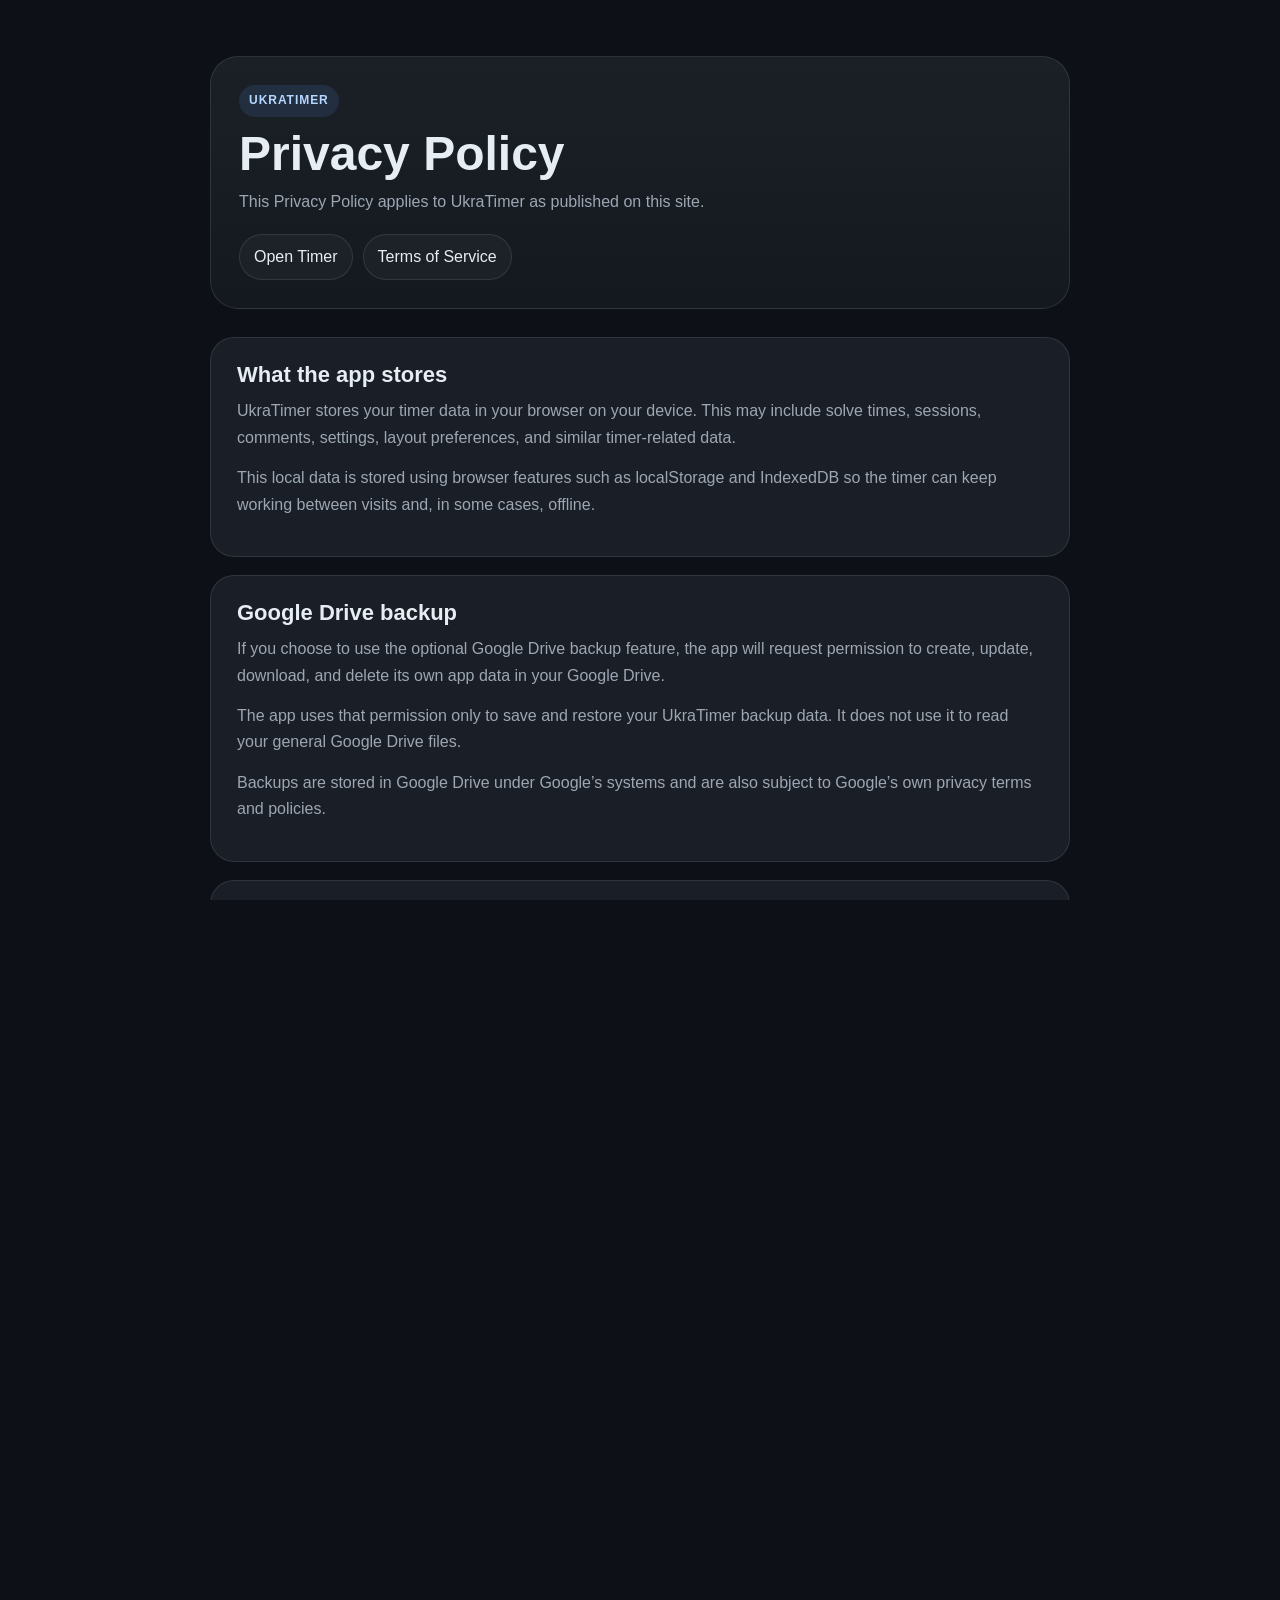
<file: privacy.html>
<!DOCTYPE html>
<html lang="en">

<head>
  <meta charset="UTF-8">
  <meta name="viewport" content="width=device-width, initial-scale=1.0">
  <meta name="description" content="Privacy Policy for UkraTimer.">
  <meta name="theme-color" content="#0d1117">
  <title>Privacy Policy | UkraTimer</title>
  <link rel="icon" href="/resources/pwa-icon.svg" type="image/svg+xml">
  <style>
    :root {
      --bg: #0d1117;
      --bg-elevated: rgba(22, 27, 34, 0.9);
      --card: rgba(28, 33, 40, 0.9);
      --card-border: rgba(255, 255, 255, 0.1);
      --text: #e6edf3;
      --text-secondary: #9da7b3;
      --accent: #58a6ff;
      --accent-soft: rgba(88, 166, 255, 0.18);
      --accent-warm: rgba(240, 136, 62, 0.14);
      --max-width: 860px;
    }

    * {
      box-sizing: border-box;
    }

    html,
    body {
      margin: 0;
      min-height: 100%;
      height: 100%;
      background: var(--bg);
      color: var(--text);
      font: 16px/1.65 Inter, -apple-system, BlinkMacSystemFont, "Segoe UI", sans-serif;
      overscroll-behavior-y: none;
      overflow-x: hidden;
    }

    body::before {
      content: "";
      position: fixed;
      inset: 0;
      background:
        radial-gradient(circle at top left, var(--accent-soft), transparent 34%),
        radial-gradient(circle at top right, var(--accent-warm), transparent 28%),
        linear-gradient(180deg, #11161d 0%, var(--bg) 100%);
      pointer-events: none;
      z-index: -1;
    }

    a {
      color: var(--accent);
      text-decoration: none;
    }

    a:hover {
      text-decoration: underline;
    }

    .page {
      width: min(calc(100% - 32px), var(--max-width));
      margin: 0 auto;
      padding: 56px 0 72px;
      overflow-x: clip;
    }

    .hero {
      margin-bottom: 28px;
      padding: 28px;
      border: 1px solid var(--card-border);
      border-radius: 28px;
      background:
        linear-gradient(180deg, rgba(255, 255, 255, 0.03), rgba(255, 255, 255, 0)),
        var(--bg-elevated);
      backdrop-filter: blur(16px);
    }

    .eyebrow {
      display: inline-block;
      margin-bottom: 12px;
      padding: 6px 10px;
      border-radius: 999px;
      background: rgba(88, 166, 255, 0.12);
      color: #b6d7ff;
      font-size: 12px;
      font-weight: 700;
      letter-spacing: 0.08em;
      text-transform: uppercase;
    }

    h1 {
      margin: 0 0 10px;
      font-size: clamp(32px, 5vw, 48px);
      line-height: 1.05;
    }

    .hero p,
    .hero li,
    main p,
    main li {
      color: var(--text-secondary);
    }

    .hero p {
      margin: 0;
      max-width: 62ch;
    }

    .card {
      margin-top: 18px;
      padding: 24px 26px;
      border-radius: 24px;
      border: 1px solid var(--card-border);
      background: var(--card);
      backdrop-filter: blur(14px);
    }

    h2 {
      margin: 0 0 10px;
      font-size: 22px;
      line-height: 1.2;
    }

    p {
      margin: 0 0 14px;
    }

    ul {
      margin: 0;
      padding-left: 20px;
    }

    li + li {
      margin-top: 8px;
    }

    .meta {
      margin-top: 24px;
      font-size: 14px;
      color: var(--text-secondary);
    }

    .links {
      display: flex;
      flex-wrap: wrap;
      gap: 10px;
      margin-top: 18px;
    }

    .pill-link {
      display: inline-flex;
      align-items: center;
      justify-content: center;
      padding: 9px 14px;
      border-radius: 999px;
      border: 1px solid var(--card-border);
      background: rgba(255, 255, 255, 0.03);
      color: var(--text);
      transition: background 120ms ease, border-color 120ms ease, transform 120ms ease;
    }

    .pill-link:hover {
      background: rgba(255, 255, 255, 0.06);
      border-color: rgba(255, 255, 255, 0.18);
      text-decoration: none;
      transform: translateY(-1px);
    }

    @media (max-width: 640px) {
      .page {
        width: min(calc(100% - 20px), var(--max-width));
        padding: 24px 0 40px;
      }

      .hero,
      .card {
        padding: 20px;
        border-radius: 22px;
      }
    }
  </style>
</head>

<body>
  <div class="page">
    <section class="hero">
      <span class="eyebrow">UkraTimer</span>
      <h1>Privacy Policy</h1>
      <p>
        This Privacy Policy applies to UkraTimer as published on this site.
      </p>
      <div class="links">
        <a class="pill-link" href="/">Open Timer</a>
        <a class="pill-link" href="/terms.html">Terms of Service</a>
      </div>
    </section>

    <main>
      <section class="card">
        <h2>What the app stores</h2>
        <p>
          UkraTimer stores your timer data in your browser on your device. This may include solve times, sessions,
          comments, settings, layout preferences, and similar timer-related data.
        </p>
        <p>
          This local data is stored using browser features such as localStorage and IndexedDB so the timer can keep
          working between visits and, in some cases, offline.
        </p>
      </section>

      <section class="card">
        <h2>Google Drive backup</h2>
        <p>
          If you choose to use the optional Google Drive backup feature, the app will request permission to create,
          update, download, and delete its own app data in your Google Drive.
        </p>
        <p>
          The app uses that permission only to save and restore your UkraTimer backup data. It does not use it to read
          your general Google Drive files.
        </p>
        <p>
          Backups are stored in Google Drive under Google’s systems and are also subject to Google’s own privacy terms
          and policies.
        </p>
      </section>

      <section class="card">
        <h2>Analytics</h2>
        <p>
          This site may use Cloudflare Web Analytics to understand aggregate usage, performance, and reliability. That
          analytics service is configured on the site itself and is intended to provide high-level traffic information
          rather than personal timer data.
        </p>
      </section>

      <section class="card">
        <h2>Data sharing</h2>
        <p>
          UkraTimer does not sell your personal information. Timer data is primarily stored locally in your own
          browser, and optional cloud backups are stored in your Google account only when you choose to enable them.
        </p>
      </section>

      <section class="card">
        <h2>Your choices</h2>
        <ul>
          <li>You can clear local timer data from your browser by using your browser’s site data controls.</li>
          <li>You can stop using Google Drive backup at any time by disconnecting the app from Google in the timer UI or in your Google account permissions.</li>
          <li>You can delete cloud backup data through the app’s Google backup actions or through your Google account, where available.</li>
        </ul>
      </section>

      <section class="card">
        <h2>Changes to this policy</h2>
        <p>
          This policy may be updated from time to time as the app changes. Updates will be posted on this page.
        </p>
        <p class="meta">Last updated: April 2, 2026</p>
      </section>
    </main>
  </div>
</body>

</html>
</file>
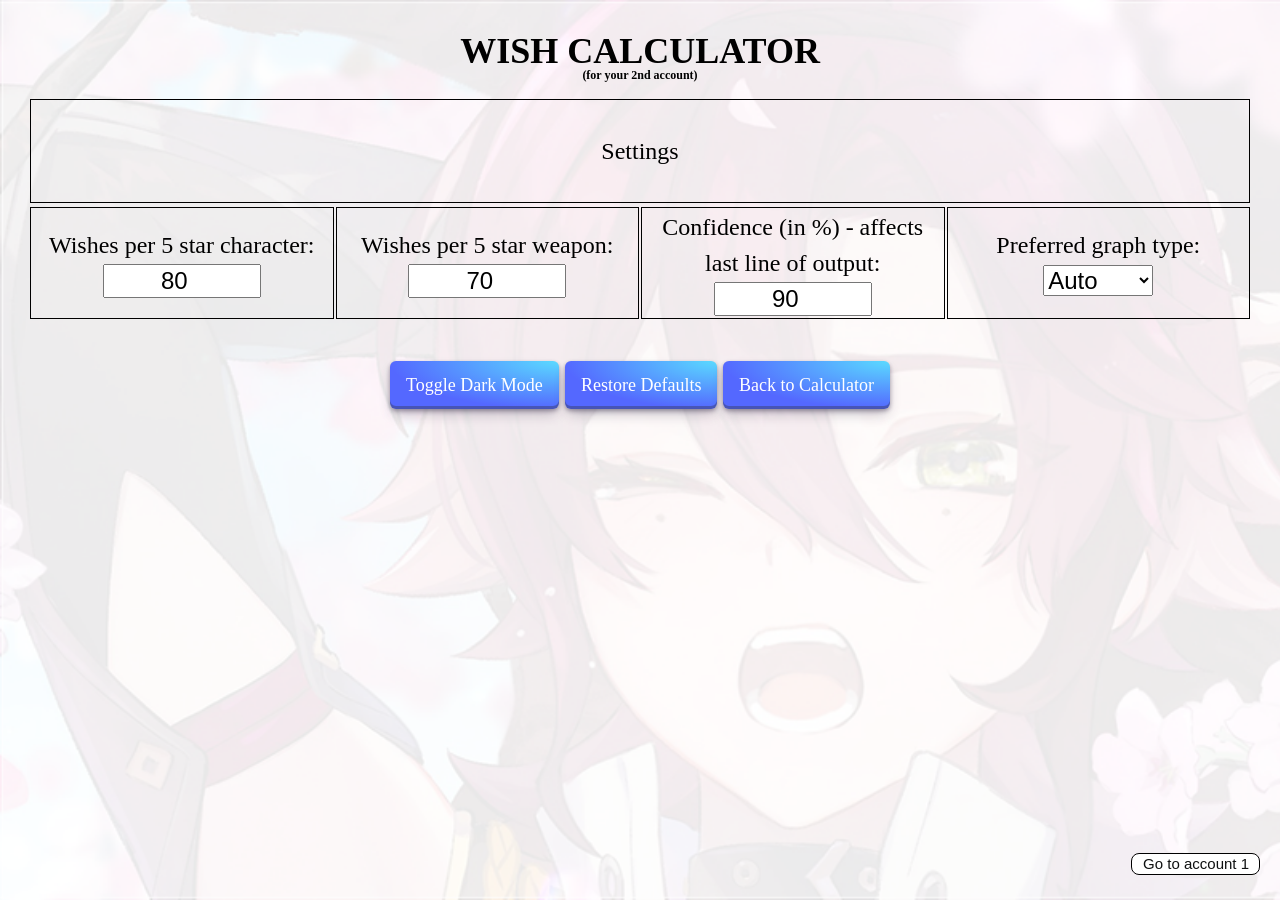
<file: settings 2.html>
<!DOCTYPE html>
<html lang="en">

<head>
	<meta charset="UTF-8">
	<meta name="viewport" content="width=device-width, initial-scale=1.0">
	<title>Wish Calculator for 2nd account</title>
</head>

<style>
	::-webkit-scrollbar {
		display: none;
	}


	.lowerRightCorner {
		position: fixed;
		bottom: 20px;
		/* Adjust the distance from the bottom as needed */
		right: 20px;
		/* Adjust the distance from the right as needed */
		z-index: 999;
		/* Adjust the z-index to control the button's stacking order */
	}

	td {
		border: 1px solid black;
		border-collapse: collapse;
	}

	body.dark-mode td {
		border: 1px solid grey;
		/* Dark mode border color */
		border-collapse: collapse;
	}

	td {
		text-align: center;
		height: 100px
	}

	.container {
		display: flex;
		justify-content: center;
		/* Horizontally center the button */
		align-items: center;
		/* Vertically center the button */
		/* Add any other container styles as needed */
	}

	input,
	select {
		font-size: 24px
	}

	input {
		width: 70px;
	}

	select {
		width: 110px;
	}

	.output {
		font-size: 25px;
	}

	body:not(.dark-mode) {
		background-color: #fdfbfc;
		color: black;
		text-align: center;
		padding: 20px;
		background-image: url("heizou3.png");
		background-repeat: no-repeat;
		background-attachment: fixed;
		background-size: cover;
	}

	body:not(.dark-mode).color-only {
		color: black;
		background-image: none;
	}

	body.dark-mode {
		background-color: #060404;
		color: white;
		text-align: center;
		padding: 20px;
		background-image: url("heizou4.png");
		background-repeat: no-repeat;
		background-attachment: fixed;
		background-size: cover;

	}

	body.dark-mode.color-only {
		color: white;
		background-image: none;
	}

	input {
		min-width: 150px !important;
		max-width: 99.99% !important;
		transition: width 0.25s;
		text-align: center;
	}

	.button-29 {
		align-items: center;
		appearance: none;
		background-image: radial-gradient(100% 100% at 100% 0, #5adaff 0, #5468ff 100%);
		border: 0;
		border-radius: 6px;
		box-shadow: rgba(45, 35, 66, .4) 0 2px 4px, rgba(45, 35, 66, .3) 0 7px 13px -3px, rgba(58, 65, 111, .5) 0 -3px 0 inset;
		box-sizing: border-box;
		color: #fff;
		cursor: pointer;
		display: inline-flex;
		font-family: verdana;
		height: 48px;
		justify-content: center;
		line-height: 1;
		list-style: none;
		overflow: hidden;
		padding-left: 16px;
		padding-right: 16px;
		position: relative;
		text-align: left;
		text-decoration: none;
		transition: box-shadow .15s, transform .15s;
		user-select: none;
		-webkit-user-select: none;
		touch-action: manipulation;
		white-space: nowrap;
		will-change: box-shadow, transform;
		font-size: 18px;
	}

	.button-29:focus {
		box-shadow: #3c4fe0 0 0 0 1.5px inset, rgba(45, 35, 66, .4) 0 2px 4px, rgba(45, 35, 66, .3) 0 7px 13px -3px, #3c4fe0 0 -3px 0 inset;
	}

	.button-29:hover {
		box-shadow: rgba(45, 35, 66, .4) 0 4px 8px, rgba(45, 35, 66, .3) 0 7px 13px -3px, #3c4fe0 0 -3px 0 inset;
		transform: translateY(-2px);
	}

	.button-29:active {
		box-shadow: #3c4fe0 0 3px 7px inset;
		transform: translateY(2px);
	}

	.button-11 {
		background-color: #fff;
		border: 1px solid #000;
		border-radius: 8px;
		box-sizing: border-box;
		color: #0f1111;
		cursor: pointer;
		display: inline-block;
		font-family: "Amazon Ember", sans-serif;
		font-size: 15px;
		line-height: 20px;
		padding: 0 10px 0 11px;
		position: relative;
		text-align: center;
		text-decoration: none;
		user-select: none;
		-webkit-user-select: none;
		touch-action: manipulation;
		vertical-align: middle;
	}

	.button-11:hover {
		background-color: #f7fafa;
	}

	.button-11:focus {
		border-color: #008296;
		box-shadow: rgba(213, 217, 217, .5) 0 2px 5px 0;
		outline: 0;
	}

	.fate {
		animation: fadeInAnimation ease 3s;
		animation-iteration-count: 1;
		animation-fill-mode: forwards;
		position: absolute;
		top: 27px;
		left: calc(50vw + 129px);
		width: 50px;
		height: 50px;
		content: url(fate.png);
	}

	@keyframes fadeInAnimation {
		0% {
			opacity: 0;
		}

		50% {
			opacity: 0;
		}

		100% {
			opacity: 1;
		}
	}

	.wishbr {
		display: none;
	}

	@media screen and (max-width: 450.67px) {
		.fate {
			top: 63px;
			left: calc(50vw + 64px);
		}

		.wishbr {
			display: block;
		}
	}

	@media screen and (max-width: 768px) {
		body:not(.dark-mode) {
			background-color: #fdfbfc;
			background-image: url("heizou35.png");
		}

		body.dark-mode {
			background-color: #060404;
			background-image: url("heizou45.png");
		}

		select {
			width: 50px;
		}

		input,
		select,
		td,
		.output {
			font-size: 10px;
			/* Adjust font size for smaller screens */
			line-height: 1.5em;
		}

		.button-11 {
			font-size: 12px;
		}

		input {
			min-width: 40px !important;
		}

		td {
			height: 75px;
		}

		.container {
			height: 40px;
		}



	}

	a.dark-mode {
		text-decoration: none;
		color: white;
	}

	a:not(dark-mode) {
		text-decoration: none;
		color: black;
	}

	.bb {
		position: relative;
		top: -20px;
	}

	.everything {
		position: relative;
		top: -46px;
	}
</style>

<body class="dark-mode" ; style="font-size: 24px; font-family:verdana; line-height:1.5em;">
	<img id="fate" class="fate" alt="">
	<h2 style="margin-top: 5px;" class="cc2">
		<a class="dark-mode" id="home_home" href="https://wish-calculator-for-2nd-account.zukrainak47.repl.co/">
			<span">WISH <br class="wishbr">CALCULATOR</span>
				<br>
				<span style="font-size:12px;" class="bb">(for your 2nd account)</span>
		</a>
	</h2>
	<div class="everything">
		<table style="width: 100%; display: none;">
			<tr>
				<td colspan="12" style="width:40%">
					Number of 5 star characters desired: <input type="number" id="number_of_chars" value="2">
				</td>
				<td colspan="12" style="width:30%">
					Currently guaranteed?
					<select id="guaranteed">
						<option value="1">Yes</option>
						<option value="0">No</option>
					</select>
				</td>
				<td colspan="12" style="width:30%">
					Character pity: <input style="width:70px" type="number" id="char_pity" value="0">
				</td>
			</tr>
			<tr>
				<td colspan="12">
					Number of 5 star weapons desired: <input style="width:40px" type="number" id="number_of_weapons"
						value="0">
				</td>
				<td colspan="12">
					Last 5 star weapon was standard?
					<select id="standard">
						<option value="1">Yes</option>
						<option value="0">No</option>
					</select>
				</td>
				<td colspan="9">
					Weapon pity: <input style="width:40px" type="number" id="weapon_pity" value="0">
				</td>
				<td colspan="3">
					Epitomized Path: <input style="width:40px" type="number" id="path" value="0">
				</td>
			</tr>
			<tr>
				<td colspan="8" style="width:20%">
					Primogems: <br><input style="width:40px" type="number" id="primogems" value="0">
				</td>
				<td colspan="8" style="width:20%">
					Genesis Crystals: <br><input style="width:40px" type="number" id="genesis" value="0">
				</td>
				<td colspan="8" style="width:20%">
					Starglitter: <br><input style="width:40px" type="number" id="starglitter" value="0">
				</td>
				<td colspan="12" style="width:40%">
					Intertwined Fates: <br><input style="width:40px" type="number" id="fates" value="0">
				</td>
			</tr>
		</table>
		<table style="width: 100%;">
			<!-- display: none; -->
			<tr>
				<td class="container">
					Settings
				</td>
			</tr>
		</table>
		<table style="width: 100%;">
			<tr>
				<td style="width: 25%;">
					Wishes per 5 star character: <input style="width:40px" type="number" id="soft_pity" value="80">
				</td>
				<td style="width: 25%;">
					Wishes per 5 star weapon: <input style="width:40px" type="number" id="soft_pity_wb" value="70">
				</td>
				<td style="width: 25%;">
					Confidence (in %) - affects last line of output: <input style="width:40px" type="number" step="0.01"
						id="confidence" value="90">
				</td>
				<td style="width: 25%;">
					Preferred graph type:
					<select id="graph_type">
						<option value="auto">Auto</option>
						<option value="bar">Bar</option>
						<option value="line">Line</option>
						<option value="scatter">Scatter</option>
					</select>
				</td>
			</tr>
		</table>
		<br>

		<!-- <button id="lowerRightCorner" class="button-11">Toggle Heizou</button> -->
		<div class="lowerRightCorner" id="accountDiv">
			<form action="https://wish-calculator.zukrainak47.repl.co/">
				<button type="submit" id="swapAccounts" class="button-11">Go to account 1</button>
			</form>
		</div>
		<button id="darkModeToggle" class="button-29">Toggle Dark Mode</button>
		<button id="restoreDefaults" class="button-29" style="margin-top: 4px;">Restore Defaults</button>
		<button id="homeButton" class="button-29" style="margin-top: 4px;">Back to Calculator</button>
	</div>
	<script>
		function toggleDarkMode() {
			const body = document.body;
			const links = document.getElementsByTagName('a');
			const fateElement = document.getElementById('fate'); // Get the "fate" element

			body.classList.toggle("dark-mode"); // Toggle the dark-mode class on the body

			// Toggle the dark-mode class on each 'a' element
			for (let i = 0; i < links.length; i++) {
				links[i].classList.toggle("dark-mode");
			}

			// Check if dark mode is active
			const isDarkMode = body.classList.contains("dark-mode");

			// Hide or show the fate element based on dark mode state
			if (isDarkMode) {
				fateElement.style.display = "block"; // Hide the element
			} else {
				fateElement.style.display = "none"; // Show the element
			}
		}

		// Add a click event listener to the toggle button
		const darkModeToggle = document.getElementById("darkModeToggle");
		darkModeToggle.addEventListener("click", toggleDarkMode);

		window.addEventListener("load", function () {
			// Retrieve the stored values from localStorage when the page loads

			// Number of 5 star characters desired
			const storedNumberOfChars = localStorage.getItem("numberOfChars");
			if (storedNumberOfChars !== null) {
				document.getElementById("number_of_chars").value = storedNumberOfChars;
			}

			// Currently guaranteed
			const storedIsGuaranteed = localStorage.getItem("isGuaranteed");
			if (storedIsGuaranteed !== null) {
				document.getElementById("guaranteed").value = storedIsGuaranteed;
			}

			// Primogems
			const storedPrimogemNumber = localStorage.getItem("primogemNumber");
			if (storedPrimogemNumber !== null) {
				document.getElementById("primogems").value = storedPrimogemNumber;
			}

			// Genesis Crystals
			const storedGenesisNumber = localStorage.getItem("genesisNumber");
			if (storedGenesisNumber !== null) {
				document.getElementById("genesis").value = storedGenesisNumber;
			}

			// Starglitter
			const storedStarglitterNumber = localStorage.getItem("starglitterNumber");
			if (storedStarglitterNumber !== null) {
				document.getElementById("starglitter").value = storedStarglitterNumber;
			}

			// Intertwined Fates
			const storedFatesNumber = localStorage.getItem("fatesNumber");
			if (storedFatesNumber !== null) {
				document.getElementById("fates").value = storedFatesNumber;
			}

			const storedNumberOfWeapons = localStorage.getItem("numberOfWeapons");
			if (storedNumberOfWeapons !== null) {
				document.getElementById("number_of_weapons").value = storedNumberOfWeapons;
			}

			const storedIsStandard = localStorage.getItem("isStandard");
			if (storedIsStandard !== null) {
				document.getElementById("standard").value = storedIsStandard;
			}

			const storedSoftPity = localStorage.getItem("softPity");
			if (storedSoftPity !== null) {
				document.getElementById("soft_pity").value = storedSoftPity;
			}

			const storedWeaponSoftPity = localStorage.getItem("weaponSoftPity");
			if (storedWeaponSoftPity !== null) {
				document.getElementById("soft_pity_wb").value = storedWeaponSoftPity;
			}

			// Character pity
			const storedCharPity = localStorage.getItem("charPity");

			if (storedCharPity !== null && storedSoftPity !== null) {
				if (storedCharPity > storedSoftPity) {
					document.getElementById("char_pity").value = storedSoftPity - 1;
				} else {
					document.getElementById("char_pity").value = storedCharPity;
				}
			}

			const storedWeaponPity = localStorage.getItem("weaponPity");

			if (storedWeaponPity !== null && storedWeaponSoftPity !== null) {
				if (storedWeaponPity > storedWeaponSoftPity) {
					document.getElementById("weapon_pity").value = storedWeaponSoftPity - 1;
				} else {
					document.getElementById("weapon_pity").value = storedWeaponPity;
				}
			}

			const storedPathNumber = localStorage.getItem("pathNumber");
			if (storedPathNumber !== null) {
				document.getElementById("path").value = storedPathNumber;
			}

			const storedConfidenceVal = localStorage.getItem("confidenceVal");
			if (storedConfidenceVal !== null) {
				document.getElementById("confidence").value = storedConfidenceVal;
			}

			const storedGraphType = localStorage.getItem("graphType");
			if (storedGraphType !== null) {
				document.getElementById("graph_type").value = storedGraphType;
			}

			// Dark Mode
			const storedIsDarkMode = localStorage.getItem("isDarkMode");
			if (storedIsDarkMode === "true") {
				document.body.classList.add("dark-mode");
				document.getElementById("home_home").classList.add("dark-mode");
			} else {
				document.body.classList.remove("dark-mode");
				document.getElementById("home_home").classList.remove("dark-mode");
			}
			toggleDarkMode();
			toggleDarkMode();

		});


		document.getElementById("number_of_chars").addEventListener("change", function () {
			const numberOfChars = document.getElementById("number_of_chars").value;
			localStorage.setItem("numberOfChars", numberOfChars);
		});

		document.getElementById("guaranteed").addEventListener("change", function () {
			const isGuaranteed = document.getElementById("guaranteed").value;
			localStorage.setItem("isGuaranteed", isGuaranteed);
		});

		document.getElementById("char_pity").addEventListener("change", function () {
			const charPity = document.getElementById("char_pity").value;
			localStorage.setItem("charPity", charPity);
		});

		document.getElementById("primogems").addEventListener("change", function () {
			const primogemNumber = document.getElementById("primogems").value;
			localStorage.setItem("primogemNumber", primogemNumber);
		});

		document.getElementById("genesis").addEventListener("change", function () {
			const genesisNumber = document.getElementById("genesis").value;
			localStorage.setItem("genesisNumber", genesisNumber);
		});

		document.getElementById("starglitter").addEventListener("change", function () {
			const starglitterNumber = document.getElementById("starglitter").value;
			localStorage.setItem("starglitterNumber", starglitterNumber);
		});

		document.getElementById("fates").addEventListener("change", function () {
			const fatesNumber = document.getElementById("fates").value;
			localStorage.setItem("fatesNumber", fatesNumber);
		});

		document.getElementById("number_of_weapons").addEventListener("change", function () {
			const numberOfWeapons = document.getElementById("number_of_weapons").value;
			localStorage.setItem("numberOfWeapons", numberOfWeapons);
		});

		document.getElementById("standard").addEventListener("change", function () {
			const isStandard = document.getElementById("standard").value;
			localStorage.setItem("isStandard", isStandard);
		});

		document.getElementById("weapon_pity").addEventListener("change", function () {
			const weaponPity = document.getElementById("weapon_pity").value;
			localStorage.setItem("weaponPity", weaponPity);
		});

		document.getElementById("path").addEventListener("change", function () {
			const pathNumber = document.getElementById("path").value;
			localStorage.setItem("pathNumber", pathNumber);
		});

		document.getElementById("soft_pity").addEventListener("change", function () {
			const softPity = document.getElementById("soft_pity").value;
			localStorage.setItem("softPity", softPity);
		});

		document.getElementById("soft_pity_wb").addEventListener("change", function () {
			const weaponSoftPity = document.getElementById("soft_pity_wb").value;
			localStorage.setItem("weaponSoftPity", weaponSoftPity);
		});

		document.getElementById("confidence").addEventListener("change", function () {
			const confidenceVal = document.getElementById("confidence").value;
			localStorage.setItem("confidenceVal", confidenceVal);
		});

		document.getElementById("darkModeToggle").addEventListener("click", function () {
			const isDarkMode = document.body.classList.contains("dark-mode");
			localStorage.setItem("isDarkMode", isDarkMode);
		});

		document.getElementById("graph_type").addEventListener("change", function () {
			const graphType = document.getElementById("graph_type").value;
			localStorage.setItem("graphType", graphType);
		});





		// const backgroundToggle = document.getElementById("backgroundToggle"); // Replace "backgroundToggle" with your button's ID

		// backgroundToggle.addEventListener("click", function () {
		// 	const body = document.body;
		// 	body.classList.toggle("color-only"); // Toggle the "color-only" class
		// });


		const homeButton = document.getElementById("homeButton");
		homeButton.addEventListener("click", function () {
			const homePageURL = "/";

			window.location.href = homePageURL;
		});


		const restoreDefaults = document.getElementById("restoreDefaults");
		restoreDefaults.addEventListener("click", function () {
			document.getElementById("soft_pity").value = 80;
			document.getElementById("soft_pity_wb").value = 70;
			document.getElementById("confidence").value = 90;
			document.getElementById("graph_type").value = "auto";
			localStorage.setItem("softPity", 80);
			localStorage.setItem("weaponSoftPity", 70);
			localStorage.setItem("confidenceVal", 90);
			localStorage.setItem("graphType", "auto");
		});



		const inputMap = {
			"number_of_chars": "numberOfChars",
			"number_of_weapons": "numberOfWeapons",
			"char_pity": "charPity",
			"weapon_pity": "weaponPity",
			"path": "pathNumber",
			"primogems": "primogemNumber",
			"genesis": "genesisNumber",
			"starglitter": "starglitterNumber",
			"fates": "fatesNumber",
			"soft_pity": "softPity",
			"soft_pity_wb": "weaponSoftPity",
			"confidence": "confidenceVal"
		};

		const numberInputs = Object.keys(inputMap);

		numberInputs.forEach(inputId => {
			const inputElement = document.getElementById(inputId);

			// Add an input event listener to each input element
			inputElement.addEventListener("input", function () {
				// Check if the input value is empty or negative
				let inputValue = parseInt(inputElement.value);
				if (isNaN(inputValue) || inputValue < 0) {
					// If it's empty or negative, set it to 0
					inputValue = 0;
					inputElement.value = inputValue;
				}

				// Get the corresponding local storage key
				const localStorageKey = inputMap[inputId];

				// Update the local storage value
				localStorage.setItem(localStorageKey, inputValue);
			});
		});



		numberInputs.forEach(inputId => {
			const inputElement = document.getElementById(inputId);

			// Add an input event listener to each input element
			inputElement.addEventListener("input", function () {
				// Get the current input value
				let inputValue = inputElement.value;

				// Check if the input value starts with '0' and has more digits
				if (/^0\d+/.test(inputValue)) {
					// Remove the leading '0'
					inputValue = inputValue.replace(/^0+/, '');
					// Update the input value
					inputElement.value = inputValue;

					// Get the corresponding local storage key
					const localStorageKey = inputMap[inputId];

					// Update the local storage value
					localStorage.setItem(localStorageKey, inputValue);
				}
			});
		});



		// Get a reference to the "path" input element by its ID
		const pathInput = document.getElementById("path");

		// Add an input event listener to the "path" input element
		pathInput.addEventListener("input", function () {
			// Parse the input value as an integer
			let pathValue = parseInt(pathInput.value);

			// Check if the value is greater than 2
			if (pathValue > 2) {
				// If it's greater than 2, set it to 2
				pathValue = 2;
			}

			// Update the input value
			pathInput.value = pathValue;

			// Get the corresponding local storage key
			const localStorageKey = "pathNumber"; // Use the appropriate key for local storage

			// Update the local storage value
			localStorage.setItem(localStorageKey, pathValue.toString());
		});


		// Define the list of inputs and their corresponding local storage keys
		const inputMappings = [
			{id: "char_pity", key: "charPity"},
			{id: "weapon_pity", key: "weaponPity"},
			{id: "soft_pity", key: "softPity"},
			{id: "soft_pity_wb", key: "weaponSoftPity"},
			{id: "confidence", key: "confidenceVal"},
		];
		let charPityTimeout;
		inputMappings.forEach(inputMapping => {
			const inputElement = document.getElementById(inputMapping.id);

			// Add an input event listener to each input element
			inputElement.addEventListener("input", function () {
				// Parse the input value as an integer or float, depending on the input
				let inputValue;
				if (inputMapping.key === "confidenceVal") {
					inputValue = parseFloat(inputElement.value); // Parse as a float
				} else {
					inputValue = parseInt(inputElement.value); // Parse as an integer
				}

				// Check if the value exceeds the cap
				if (inputMapping.key === "charPity") {
					const softPity = parseInt(document.getElementById("soft_pity").value);
					if (inputValue > softPity - 1) {
						inputValue = softPity - 1;
					}
				} else if (inputMapping.key === "weaponPity") {
					const softPityWb = parseInt(document.getElementById("soft_pity_wb").value);
					if (inputValue > softPityWb - 1) {
						inputValue = softPityWb - 1;
					}
				} else if (inputMapping.key === "softPity") {
					if (inputValue > 90) {
						inputValue = 90;
					}
				} else if (inputMapping.key === "weaponSoftPity") {
					if (inputValue > 77) {
						inputValue = 77;
					}
				} else if (inputMapping.key === "confidenceVal") {
					if (inputValue > 100.0) {
						inputValue = 100.0;
					}
				}

				// Update the input value
				inputElement.value = inputValue;

				// Update the local storage value
				const localStorageKey = inputMapping.key;
				localStorage.setItem(localStorageKey, inputValue.toString());
			});
		});


	</script>
</body>

</html>
</file>
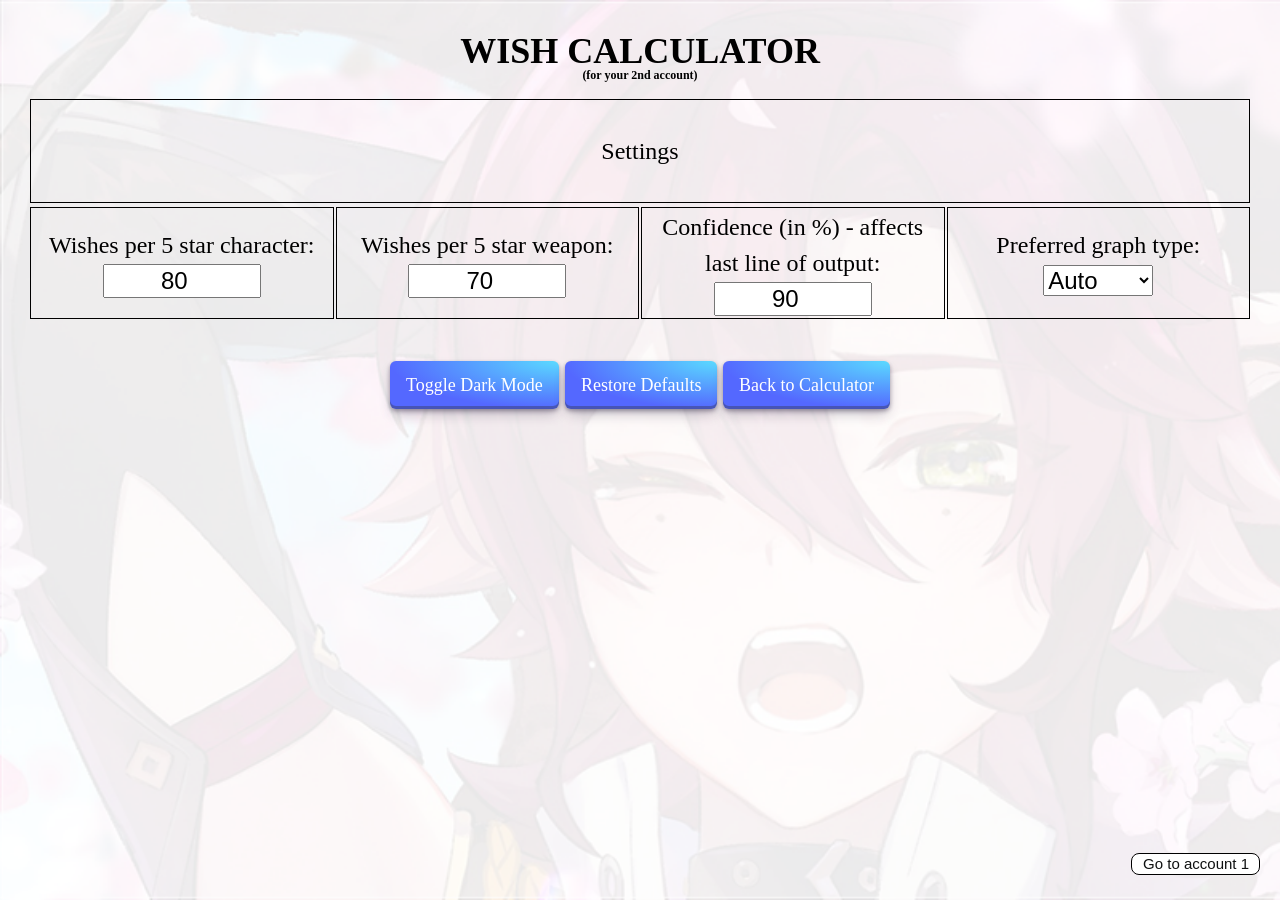
<file: settings-2.html>
<!DOCTYPE html>
<html lang="en">

<head>
	<meta charset="UTF-8">
	<meta name="viewport" content="width=device-width, initial-scale=1.0">
	<title>Wish Calculator for 2nd account</title>
</head>

<style>
	::-webkit-scrollbar {
		display: none;
	}


	.lowerRightCorner {
		position: fixed;
		bottom: 20px;
		/* Adjust the distance from the bottom as needed */
		right: 20px;
		/* Adjust the distance from the right as needed */
		z-index: 999;
		/* Adjust the z-index to control the button's stacking order */
	}

	td {
		border: 1px solid black;
		border-collapse: collapse;
	}

	body.dark-mode td {
		border: 1px solid grey;
		/* Dark mode border color */
		border-collapse: collapse;
	}

	td {
		text-align: center;
		height: 100px
	}

	.container {
		display: flex;
		justify-content: center;
		/* Horizontally center the button */
		align-items: center;
		/* Vertically center the button */
		/* Add any other container styles as needed */
	}

	input,
	select {
		font-size: 24px
	}

	input {
		width: 70px;
	}

	select {
		width: 110px;
	}

	.output {
		font-size: 25px;
	}

	body:not(.dark-mode) {
		background-color: #fdfbfc;
		color: black;
		text-align: center;
		padding: 20px;
		background-image: url("heizou3.png");
		background-repeat: no-repeat;
		background-attachment: fixed;
		background-size: cover;
	}

	body:not(.dark-mode).color-only {
		color: black;
		background-image: none;
	}

	body.dark-mode {
		background-color: #060404;
		color: white;
		text-align: center;
		padding: 20px;
		background-image: url("heizou4.png");
		background-repeat: no-repeat;
		background-attachment: fixed;
		background-size: cover;

	}

	body.dark-mode.color-only {
		color: white;
		background-image: none;
	}

	input {
		min-width: 150px !important;
		max-width: 99.99% !important;
		transition: width 0.25s;
		text-align: center;
	}

	.button-29 {
		align-items: center;
		appearance: none;
		background-image: radial-gradient(100% 100% at 100% 0, #5adaff 0, #5468ff 100%);
		border: 0;
		border-radius: 6px;
		box-shadow: rgba(45, 35, 66, .4) 0 2px 4px, rgba(45, 35, 66, .3) 0 7px 13px -3px, rgba(58, 65, 111, .5) 0 -3px 0 inset;
		box-sizing: border-box;
		color: #fff;
		cursor: pointer;
		display: inline-flex;
		font-family: verdana;
		height: 48px;
		justify-content: center;
		line-height: 1;
		list-style: none;
		overflow: hidden;
		padding-left: 16px;
		padding-right: 16px;
		position: relative;
		text-align: left;
		text-decoration: none;
		transition: box-shadow .15s, transform .15s;
		user-select: none;
		-webkit-user-select: none;
		touch-action: manipulation;
		white-space: nowrap;
		will-change: box-shadow, transform;
		font-size: 18px;
	}

	.button-29:focus {
		box-shadow: #3c4fe0 0 0 0 1.5px inset, rgba(45, 35, 66, .4) 0 2px 4px, rgba(45, 35, 66, .3) 0 7px 13px -3px, #3c4fe0 0 -3px 0 inset;
	}

	.button-29:hover {
		box-shadow: rgba(45, 35, 66, .4) 0 4px 8px, rgba(45, 35, 66, .3) 0 7px 13px -3px, #3c4fe0 0 -3px 0 inset;
		transform: translateY(-2px);
	}

	.button-29:active {
		box-shadow: #3c4fe0 0 3px 7px inset;
		transform: translateY(2px);
	}

	.button-11 {
		background-color: #fff;
		border: 1px solid #000;
		border-radius: 8px;
		box-sizing: border-box;
		color: #0f1111;
		cursor: pointer;
		display: inline-block;
		font-family: "Amazon Ember", sans-serif;
		font-size: 15px;
		line-height: 20px;
		padding: 0 10px 0 11px;
		position: relative;
		text-align: center;
		text-decoration: none;
		user-select: none;
		-webkit-user-select: none;
		touch-action: manipulation;
		vertical-align: middle;
	}

	.button-11:hover {
		background-color: #f7fafa;
	}

	.button-11:focus {
		border-color: #008296;
		box-shadow: rgba(213, 217, 217, .5) 0 2px 5px 0;
		outline: 0;
	}

	.fate {
		animation: fadeInAnimation ease 3s;
		animation-iteration-count: 1;
		animation-fill-mode: forwards;
		position: absolute;
		top: 27px;
		left: calc(50vw + 129px);
		width: 50px;
		height: 50px;
		content: url(fate.png);
	}

	@keyframes fadeInAnimation {
		0% {
			opacity: 0;
		}

		50% {
			opacity: 0;
		}

		100% {
			opacity: 1;
		}
	}

	.wishbr {
		display: none;
	}

	@media screen and (max-width: 450.67px) {
		.fate {
			top: 63px;
			left: calc(50vw + 64px);
		}

		.wishbr {
			display: block;
		}
	}

	@media screen and (max-width: 768px) {
		body:not(.dark-mode) {
			background-color: #fdfbfc;
			background-image: url("heizou35.png");
		}

		body.dark-mode {
			background-color: #060404;
			background-image: url("heizou45.png");
		}

		select {
			width: 50px;
		}

		input,
		select,
		td,
		.output {
			font-size: 10px;
			/* Adjust font size for smaller screens */
			line-height: 1.5em;
		}

		.button-11 {
			font-size: 12px;
		}

		input {
			min-width: 40px !important;
		}

		td {
			height: 75px;
		}

		.container {
			height: 40px;
		}



	}

	a.dark-mode {
		text-decoration: none;
		color: white;
	}

	a:not(dark-mode) {
		text-decoration: none;
		color: black;
	}

	.bb {
		position: relative;
		top: -20px;
	}

	.everything {
		position: relative;
		top: -46px;
	}
</style>

<body class="dark-mode" ; style="font-size: 24px; font-family:verdana; line-height:1.5em;">
	<img id="fate" class="fate" alt="">
	<h2 style="margin-top: 5px;" class="cc2">
		<a class="dark-mode" id="home_home" href="https://zukrainak47.github.io/settings-2.html">
			<span">WISH <br class="wishbr">CALCULATOR</span>
				<br>
				<span style="font-size:12px;" class="bb">(for your 2nd account)</span>
		</a>
	</h2>
	<div class="everything">
		<table style="width: 100%; display: none;">
			<tr>
				<td colspan="12" style="width:40%">
					Number of 5 star characters desired: <input type="number" id="number_of_chars" value="2">
				</td>
				<td colspan="12" style="width:30%">
					Currently guaranteed?
					<select id="guaranteed">
						<option value="1">Yes</option>
						<option value="0">No</option>
					</select>
				</td>
				<td colspan="12" style="width:30%">
					Character pity: <input style="width:70px" type="number" id="char_pity" value="0">
				</td>
			</tr>
			<tr>
				<td colspan="12">
					Number of 5 star weapons desired: <input style="width:40px" type="number" id="number_of_weapons"
						value="0">
				</td>
				<td colspan="12">
					Last 5 star weapon was standard?
					<select id="standard">
						<option value="1">Yes</option>
						<option value="0">No</option>
					</select>
				</td>
				<td colspan="9">
					Weapon pity: <input style="width:40px" type="number" id="weapon_pity" value="0">
				</td>
				<td colspan="3">
					Epitomized Path: <input style="width:40px" type="number" id="path" value="0">
				</td>
			</tr>
			<tr>
				<td colspan="8" style="width:20%">
					Primogems: <br><input style="width:40px" type="number" id="primogems" value="0">
				</td>
				<td colspan="8" style="width:20%">
					Genesis Crystals: <br><input style="width:40px" type="number" id="genesis" value="0">
				</td>
				<td colspan="8" style="width:20%">
					Starglitter: <br><input style="width:40px" type="number" id="starglitter" value="0">
				</td>
				<td colspan="12" style="width:40%">
					Intertwined Fates: <br><input style="width:40px" type="number" id="fates" value="0">
				</td>
			</tr>
		</table>
		<table style="width: 100%;">
			<!-- display: none; -->
			<tr>
				<td class="container">
					Settings
				</td>
			</tr>
		</table>
		<table style="width: 100%;">
			<tr>
				<td style="width: 25%;">
					Wishes per 5 star character: <input style="width:40px" type="number" id="soft_pity" value="80">
				</td>
				<td style="width: 25%;">
					Wishes per 5 star weapon: <input style="width:40px" type="number" id="soft_pity_wb" value="70">
				</td>
				<td style="width: 25%;">
					Confidence (in %) - affects last line of output: <input style="width:40px" type="number" step="0.01"
						id="confidence" value="90">
				</td>
				<td style="width: 25%;">
					Preferred graph type:
					<select id="graph_type">
						<option value="auto">Auto</option>
						<option value="bar">Bar</option>
						<option value="line">Line</option>
						<option value="scatter">Scatter</option>
					</select>
				</td>
			</tr>
		</table>
		<br>

		<!-- <button id="lowerRightCorner" class="button-11">Toggle Heizou</button> -->
		<div class="lowerRightCorner" id="accountDiv">
			<form action="https://zukrainak47.github.io/">
				<button type="submit" id="swapAccounts" class="button-11">Go to account 1</button>
			</form>
		</div>
		<button id="darkModeToggle" class="button-29">Toggle Dark Mode</button>
		<button id="restoreDefaults" class="button-29" style="margin-top: 4px;">Restore Defaults</button>
		<button id="homeButton" class="button-29" style="margin-top: 4px;">Back to Calculator</button>
	</div>
	<script>
		function toggleDarkMode() {
			const body = document.body;
			const links = document.getElementsByTagName('a');
			const fateElement = document.getElementById('fate'); // Get the "fate" element

			body.classList.toggle("dark-mode"); // Toggle the dark-mode class on the body

			// Toggle the dark-mode class on each 'a' element
			for (let i = 0; i < links.length; i++) {
				links[i].classList.toggle("dark-mode");
			}

			// Check if dark mode is active
			const isDarkMode = body.classList.contains("dark-mode");

			// Hide or show the fate element based on dark mode state
			if (isDarkMode) {
				fateElement.style.display = "block"; // Hide the element
			} else {
				fateElement.style.display = "none"; // Show the element
			}
		}

		// Add a click event listener to the toggle button
		const darkModeToggle = document.getElementById("darkModeToggle");
		darkModeToggle.addEventListener("click", toggleDarkMode);

		window.addEventListener("load", function () {
			// Retrieve the stored values from localStorage when the page loads

			// Number of 5 star characters desired
			const storedNumberOfChars = localStorage.getItem("numberOfChars2");
			if (storedNumberOfChars !== null) {
				document.getElementById("number_of_chars").value = storedNumberOfChars;
			}

			// Currently guaranteed
			const storedIsGuaranteed = localStorage.getItem("isGuaranteed2");
			if (storedIsGuaranteed !== null) {
				document.getElementById("guaranteed").value = storedIsGuaranteed;
			}

			// Primogems
			const storedPrimogemNumber = localStorage.getItem("primogemNumber2");
			if (storedPrimogemNumber !== null) {
				document.getElementById("primogems").value = storedPrimogemNumber;
			}

			// Genesis Crystals
			const storedGenesisNumber = localStorage.getItem("genesisNumber2");
			if (storedGenesisNumber !== null) {
				document.getElementById("genesis").value = storedGenesisNumber;
			}

			// Starglitter
			const storedStarglitterNumber = localStorage.getItem("starglitterNumber2");
			if (storedStarglitterNumber !== null) {
				document.getElementById("starglitter").value = storedStarglitterNumber;
			}

			// Intertwined Fates
			const storedFatesNumber = localStorage.getItem("fatesNumber2");
			if (storedFatesNumber !== null) {
				document.getElementById("fates").value = storedFatesNumber;
			}

			const storedNumberOfWeapons = localStorage.getItem("numberOfWeapons2");
			if (storedNumberOfWeapons !== null) {
				document.getElementById("number_of_weapons").value = storedNumberOfWeapons;
			}

			const storedIsStandard = localStorage.getItem("isStandard2");
			if (storedIsStandard !== null) {
				document.getElementById("standard").value = storedIsStandard;
			}

			const storedSoftPity = localStorage.getItem("softPity2");
			if (storedSoftPity !== null) {
				document.getElementById("soft_pity").value = storedSoftPity;
			}

			const storedWeaponSoftPity = localStorage.getItem("weaponSoftPity2");
			if (storedWeaponSoftPity !== null) {
				document.getElementById("soft_pity_wb").value = storedWeaponSoftPity;
			}

			// Character pity
			const storedCharPity = localStorage.getItem("charPity2");

			if (storedCharPity !== null && storedSoftPity !== null) {
				if (storedCharPity > storedSoftPity) {
					document.getElementById("char_pity").value = storedSoftPity - 1;
				} else {
					document.getElementById("char_pity").value = storedCharPity;
				}
			}

			const storedWeaponPity = localStorage.getItem("weaponPity2");

			if (storedWeaponPity !== null && storedWeaponSoftPity !== null) {
				if (storedWeaponPity > storedWeaponSoftPity) {
					document.getElementById("weapon_pity").value = storedWeaponSoftPity - 1;
				} else {
					document.getElementById("weapon_pity").value = storedWeaponPity;
				}
			}

			const storedPathNumber = localStorage.getItem("pathNumber2");
			if (storedPathNumber !== null) {
				document.getElementById("path").value = storedPathNumber;
			}

			const storedConfidenceVal = localStorage.getItem("confidenceVal2");
			if (storedConfidenceVal !== null) {
				document.getElementById("confidence").value = storedConfidenceVal;
			}

			const storedGraphType = localStorage.getItem("graphType2");
			if (storedGraphType !== null) {
				document.getElementById("graph_type").value = storedGraphType;
			}

			// Dark Mode
			const storedIsDarkMode = localStorage.getItem("isDarkMode2");
			if (storedIsDarkMode === "true") {
				document.body.classList.add("dark-mode");
				document.getElementById("home_home").classList.add("dark-mode");
			} else {
				document.body.classList.remove("dark-mode");
				document.getElementById("home_home").classList.remove("dark-mode");
			}
			toggleDarkMode();
			toggleDarkMode();

		});


		document.getElementById("number_of_chars").addEventListener("change", function () {
			const numberOfChars = document.getElementById("number_of_chars").value;
			localStorage.setItem("numberOfChars2", numberOfChars);
		});

		document.getElementById("guaranteed").addEventListener("change", function () {
			const isGuaranteed = document.getElementById("guaranteed").value;
			localStorage.setItem("isGuaranteed2", isGuaranteed);
		});

		document.getElementById("char_pity").addEventListener("change", function () {
			const charPity = document.getElementById("char_pity").value;
			localStorage.setItem("charPity2", charPity);
		});

		document.getElementById("primogems").addEventListener("change", function () {
			const primogemNumber = document.getElementById("primogems").value;
			localStorage.setItem("primogemNumber2", primogemNumber);
		});

		document.getElementById("genesis").addEventListener("change", function () {
			const genesisNumber = document.getElementById("genesis").value;
			localStorage.setItem("genesisNumber2", genesisNumber);
		});

		document.getElementById("starglitter").addEventListener("change", function () {
			const starglitterNumber = document.getElementById("starglitter").value;
			localStorage.setItem("starglitterNumber2", starglitterNumber);
		});

		document.getElementById("fates").addEventListener("change", function () {
			const fatesNumber = document.getElementById("fates").value;
			localStorage.setItem("fatesNumber2", fatesNumber);
		});

		document.getElementById("number_of_weapons").addEventListener("change", function () {
			const numberOfWeapons = document.getElementById("number_of_weapons").value;
			localStorage.setItem("numberOfWeapons2", numberOfWeapons);
		});

		document.getElementById("standard").addEventListener("change", function () {
			const isStandard = document.getElementById("standard").value;
			localStorage.setItem("isStandard2", isStandard);
		});

		document.getElementById("weapon_pity").addEventListener("change", function () {
			const weaponPity = document.getElementById("weapon_pity").value;
			localStorage.setItem("weaponPity2", weaponPity);
		});

		document.getElementById("path").addEventListener("change", function () {
			const pathNumber = document.getElementById("path").value;
			localStorage.setItem("pathNumber2", pathNumber);
		});

		document.getElementById("soft_pity").addEventListener("change", function () {
			const softPity = document.getElementById("soft_pity").value;
			localStorage.setItem("softPity2", softPity);
		});

		document.getElementById("soft_pity_wb").addEventListener("change", function () {
			const weaponSoftPity = document.getElementById("soft_pity_wb").value;
			localStorage.setItem("weaponSoftPity2", weaponSoftPity);
		});

		document.getElementById("confidence").addEventListener("change", function () {
			const confidenceVal = document.getElementById("confidence").value;
			localStorage.setItem("confidenceVal2", confidenceVal);
		});

		document.getElementById("darkModeToggle").addEventListener("click", function () {
			const isDarkMode = document.body.classList.contains("dark-mode");
			localStorage.setItem("isDarkMode2", isDarkMode);
		});

		document.getElementById("graph_type").addEventListener("change", function () {
			const graphType = document.getElementById("graph_type").value;
			localStorage.setItem("graphType2", graphType);
		});





		// const backgroundToggle = document.getElementById("backgroundToggle"); // Replace "backgroundToggle" with your button's ID

		// backgroundToggle.addEventListener("click", function () {
		// 	const body = document.body;
		// 	body.classList.toggle("color-only"); // Toggle the "color-only" class
		// });


		const homeButton = document.getElementById("homeButton");
		homeButton.addEventListener("click", function () {
			const homePageURL = "/wish-calculator-2.html";

			window.location.href = homePageURL;
		});


		const restoreDefaults = document.getElementById("restoreDefaults");
		restoreDefaults.addEventListener("click", function () {
			document.getElementById("soft_pity").value = 80;
			document.getElementById("soft_pity_wb").value = 70;
			document.getElementById("confidence").value = 90;
			document.getElementById("graph_type").value = "auto";
			localStorage.setItem("softPity2", 80);
			localStorage.setItem("weaponSoftPity2", 70);
			localStorage.setItem("confidenceVal2", 90);
			localStorage.setItem("graphType2", "auto");
		});



		const inputMap = {
			"number_of_chars": "numberOfChars2",
			"number_of_weapons": "numberOfWeapons2",
			"char_pity": "charPity2",
			"weapon_pity": "weaponPity2",
			"path": "pathNumber2",
			"primogems": "primogemNumber2",
			"genesis": "genesisNumber2",
			"starglitter": "starglitterNumber2",
			"fates": "fatesNumber2",
			"soft_pity": "softPity2",
			"soft_pity_wb": "weaponSoftPity2",
			"confidence": "confidenceVal2"
		};

		const numberInputs = Object.keys(inputMap);

		numberInputs.forEach(inputId => {
			const inputElement = document.getElementById(inputId);

			// Add an input event listener to each input element
			inputElement.addEventListener("input", function () {
				// Check if the input value is empty or negative
				let inputValue = parseInt(inputElement.value);
				if (isNaN(inputValue) || inputValue < 0) {
					// If it's empty or negative, set it to 0
					inputValue = 0;
					inputElement.value = inputValue;
				}

				// Get the corresponding local storage key
				const localStorageKey = inputMap[inputId];

				// Update the local storage value
				localStorage.setItem(localStorageKey, inputValue);
			});
		});



		numberInputs.forEach(inputId => {
			const inputElement = document.getElementById(inputId);

			// Add an input event listener to each input element
			inputElement.addEventListener("input", function () {
				// Get the current input value
				let inputValue = inputElement.value;

				// Check if the input value starts with '0' and has more digits
				if (/^0\d+/.test(inputValue)) {
					// Remove the leading '0'
					inputValue = inputValue.replace(/^0+/, '');
					// Update the input value
					inputElement.value = inputValue;

					// Get the corresponding local storage key
					const localStorageKey = inputMap[inputId];

					// Update the local storage value
					localStorage.setItem(localStorageKey, inputValue);
				}
			});
		});



		// Get a reference to the "path" input element by its ID
		const pathInput = document.getElementById("path");

		// Add an input event listener to the "path" input element
		pathInput.addEventListener("input", function () {
			// Parse the input value as an integer
			let pathValue = parseInt(pathInput.value);

			// Check if the value is greater than 2
			if (pathValue > 2) {
				// If it's greater than 2, set it to 2
				pathValue = 2;
			}

			// Update the input value
			pathInput.value = pathValue;

			// Get the corresponding local storage key
			const localStorageKey = "pathNumber2"; // Use the appropriate key for local storage

			// Update the local storage value
			localStorage.setItem(localStorageKey, pathValue.toString());
		});


		// Define the list of inputs and their corresponding local storage keys
		const inputMappings = [
			{id: "char_pity", key: "charPity2"},
			{id: "weapon_pity", key: "weaponPity2"},
			{id: "soft_pity", key: "softPity2"},
			{id: "soft_pity_wb", key: "weaponSoftPity2"},
			{id: "confidence", key: "confidenceVal2"},
		];
		let charPityTimeout;
		inputMappings.forEach(inputMapping => {
			const inputElement = document.getElementById(inputMapping.id);

			// Add an input event listener to each input element
			inputElement.addEventListener("input", function () {
				// Parse the input value as an integer or float, depending on the input
				let inputValue;
				if (inputMapping.key === "confidenceVal") {
					inputValue = parseFloat(inputElement.value); // Parse as a float
				} else {
					inputValue = parseInt(inputElement.value); // Parse as an integer
				}

				// Check if the value exceeds the cap
				if (inputMapping.key === "charPity2") {
					const softPity = parseInt(document.getElementById("soft_pity").value);
					if (inputValue > softPity - 1) {
						inputValue = softPity - 1;
					}
				} else if (inputMapping.key === "weaponPity2") {
					const softPityWb = parseInt(document.getElementById("soft_pity_wb").value);
					if (inputValue > softPityWb - 1) {
						inputValue = softPityWb - 1;
					}
				} else if (inputMapping.key === "softPity2") {
					if (inputValue > 90) {
						inputValue = 90;
					}
				} else if (inputMapping.key === "weaponSoftPity2") {
					if (inputValue > 77) {
						inputValue = 77;
					}
				} else if (inputMapping.key === "confidenceVal2") {
					if (inputValue > 100.0) {
						inputValue = 100.0;
					}
				}

				// Update the input value
				inputElement.value = inputValue;

				// Update the local storage value
				const localStorageKey = inputMapping.key;
				localStorage.setItem(localStorageKey, inputValue.toString());
			});
		});


	</script>
</body>

</html>
</file>
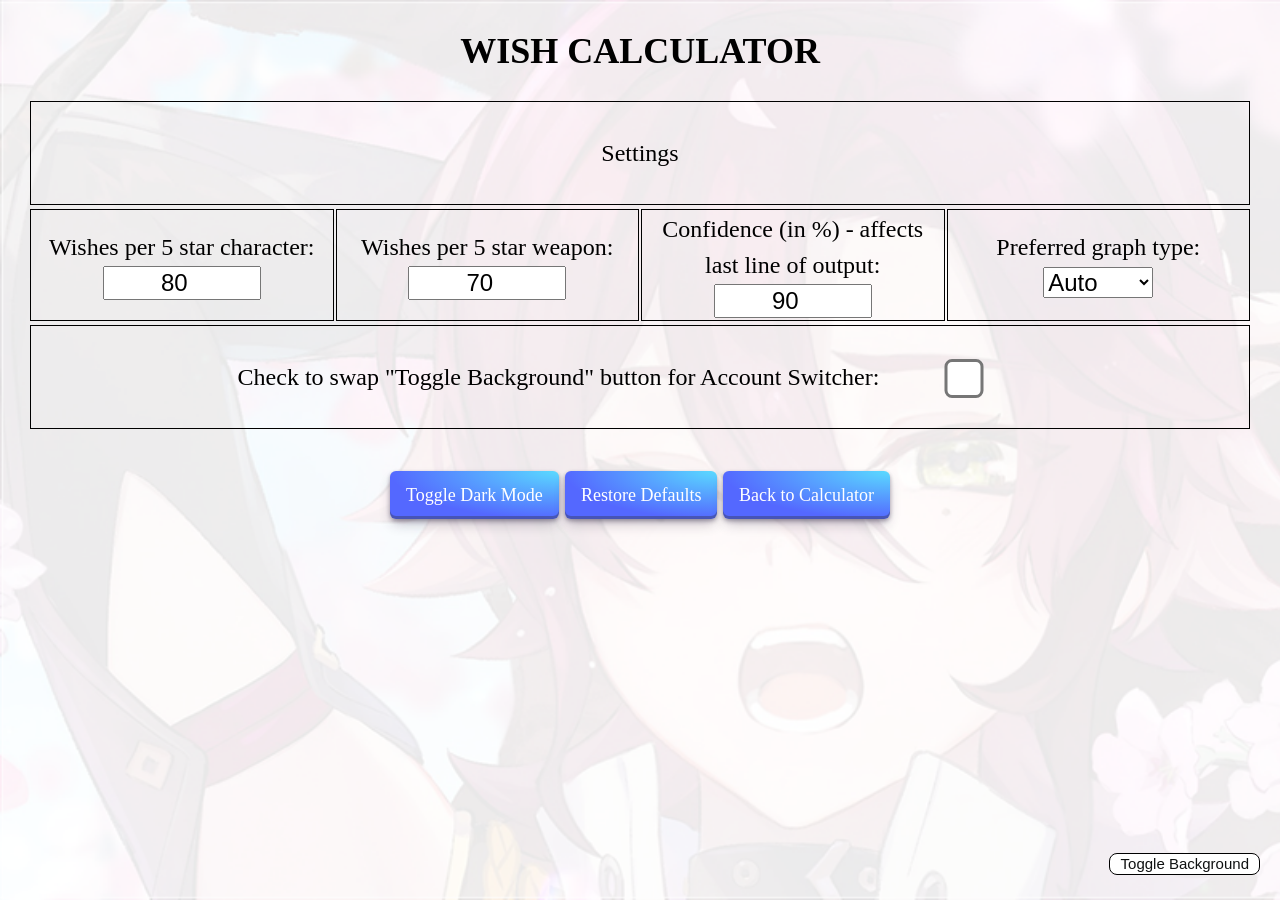
<file: settings.html>
<!DOCTYPE html>
<html lang="en">

<head>
	<meta charset="UTF-8">
	<meta name="viewport" content="width=device-width, initial-scale=1.0">
	<title>Wish Calculator</title>
</head>

<style>
	::-webkit-scrollbar {
		display: none;
	}

	#toggleCheckbox {
		transform: scale(3);
		/* Increase the size by a factor (adjust as needed) */
		/* margin-right: 5px; /* Add some spacing between the checkbox and label */
	}

	.lowerRightCorner {
		position: fixed;
		bottom: 20px;
		/* Adjust the distance from the bottom as needed */
		right: 20px;
		/* Adjust the distance from the right as needed */
		z-index: 999;
		/* Adjust the z-index to control the button's stacking order */
	}

	td {
		border: 1px solid black;
		border-collapse: collapse;
	}

	body.dark-mode td {
		border: 1px solid grey;
		/* Dark mode border color */
		border-collapse: collapse;
	}

	td {
		text-align: center;
		height: 100px
	}

	.container {
		display: flex;
		justify-content: center;
		/* Horizontally center the button */
		align-items: center;
		/* Vertically center the button */
		/* Add any other container styles as needed */
	}

	input,
	select {
		font-size: 24px
	}

	input {
		width: 70px;
	}

	select {
		width: 110px;
	}

	.output {
		font-size: 25px;
	}

	body:not(.dark-mode) {
		background-color: #fdfbfc;
		color: black;
		text-align: center;
		padding: 20px;
		background-image: url("heizou3.png");
		background-repeat: no-repeat;
		background-attachment: fixed;
		background-size: cover;
	}

	body:not(.dark-mode).color-only {
		color: black;
		background-image: none;
	}

	body.dark-mode {
		background-color: #060404;
		color: white;
		text-align: center;
		padding: 20px;
		background-image: url("heizou4.png");
		background-repeat: no-repeat;
		background-attachment: fixed;
		background-size: cover;

	}

	body.dark-mode.color-only {
		color: white;
		background-image: none;
	}

	input {
		min-width: 150px !important;
		max-width: 99.99% !important;
		transition: width 0.25s;
		text-align: center;
	}

	.button-29 {
		align-items: center;
		appearance: none;
		background-image: radial-gradient(100% 100% at 100% 0, #5adaff 0, #5468ff 100%);
		border: 0;
		border-radius: 6px;
		box-shadow: rgba(45, 35, 66, .4) 0 2px 4px, rgba(45, 35, 66, .3) 0 7px 13px -3px, rgba(58, 65, 111, .5) 0 -3px 0 inset;
		box-sizing: border-box;
		color: #fff;
		cursor: pointer;
		display: inline-flex;
		font-family: verdana;
		height: 48px;
		justify-content: center;
		line-height: 1;
		list-style: none;
		overflow: hidden;
		padding-left: 16px;
		padding-right: 16px;
		position: relative;
		text-align: left;
		text-decoration: none;
		transition: box-shadow .15s, transform .15s;
		user-select: none;
		-webkit-user-select: none;
		touch-action: manipulation;
		white-space: nowrap;
		will-change: box-shadow, transform;
		font-size: 18px;
	}

	.button-29:focus {
		box-shadow: #3c4fe0 0 0 0 1.5px inset, rgba(45, 35, 66, .4) 0 2px 4px, rgba(45, 35, 66, .3) 0 7px 13px -3px, #3c4fe0 0 -3px 0 inset;
	}

	.button-29:hover {
		box-shadow: rgba(45, 35, 66, .4) 0 4px 8px, rgba(45, 35, 66, .3) 0 7px 13px -3px, #3c4fe0 0 -3px 0 inset;
		transform: translateY(-2px);
	}

	.button-29:active {
		box-shadow: #3c4fe0 0 3px 7px inset;
		transform: translateY(2px);
	}

	.button-11 {
		background-color: #fff;
		border: 1px solid #000;
		border-radius: 8px;
		box-sizing: border-box;
		color: #0f1111;
		cursor: pointer;
		display: inline-block;
		font-family: "Amazon Ember", sans-serif;
		font-size: 15px;
		line-height: 20px;
		padding: 0 10px 0 11px;
		position: relative;
		text-align: center;
		text-decoration: none;
		user-select: none;
		-webkit-user-select: none;
		touch-action: manipulation;
		vertical-align: middle;
	}

	.button-11:hover {
		background-color: #f7fafa;
	}

	.button-11:focus {
		border-color: #008296;
		box-shadow: rgba(213, 217, 217, .5) 0 2px 5px 0;
		outline: 0;
	}

	.fate {
		animation: fadeInAnimation ease 3s;
		animation-iteration-count: 1;
		animation-fill-mode: forwards;
		position: absolute;
		top: 27px;
		left: calc(50vw + 129px);
		width: 50px;
		height: 50px;
		content: url(fate.png);
	}

	@keyframes fadeInAnimation {
		0% {
			opacity: 0;
		}

		50% {
			opacity: 0;
		}

		100% {
			opacity: 1;
		}
	}

	.wishbr {
		display: none;
	}

	@media screen and (max-width: 450.67px) {
		.fate {
			top: 63px;
			left: calc(50vw + 64px);
		}

		.wishbr {
			display: block;
		}
	}

	@media screen and (max-width: 768px) {
		body:not(.dark-mode) {
			background-color: #fdfbfc;
			background-image: url("heizou35.png");
		}

		body.dark-mode {
			background-color: #060404;
			background-image: url("heizou45.png");
		}

		select {
			width: 50px;
		}

		input,
		select,
		td,
		.output {
			font-size: 10px;
			/* Adjust font size for smaller screens */
			line-height: 1.5em;
		}

		.button-11 {
			font-size: 12px;
		}

		input {
			min-width: 40px !important;
		}

		td {
			height: 75px;
		}

		.container {
			height: 40px;
		}

		#toggleCheckbox {
			transform: scale(1);
			/* Increase the size by a factor (adjust as needed) */
			/* margin-right: 5px; /* Add some spacing between the checkbox and label */
		}
	}


	a.dark-mode {
		text-decoration: none;
		color: white;
	}

	a:not(dark-mode) {
		text-decoration: none;
		color: black;
	}
</style>

<body class="dark-mode" ; style="font-size: 24px; font-family:verdana; line-height:1.5em;">
	<img id="fate" class="fate" alt="" />

	<h2 style="margin-top:5px"><a class="dark-mode" id="home_home"
			href="https://zukrainak47.github.io/">WISH <br class="wishbr">CALCULATOR</a></h2>
	<table style="width: 100%; display: none;">
		<tr>
			<td colspan="12" style="width:40%">
				Number of 5 star characters desired: <input type="number" id="number_of_chars" value="2">
			</td>
			<td colspan="12" style="width:30%">
				Currently guaranteed?
				<select id="guaranteed">
					<option value="1">Yes</option>
					<option value="0">No</option>
				</select>
			</td>
			<td colspan="12" style="width:30%">
				Character pity: <input style="width:70px" type="number" id="char_pity" value="0">
			</td>
		</tr>
		<tr>
			<td colspan="12">
				Number of 5 star weapons desired: <input style="width:40px" type="number" id="number_of_weapons"
					value="0">
			</td>
			<td colspan="12">
				Last 5 star weapon was standard?
				<select id="standard">
					<option value="1">Yes</option>
					<option value="0">No</option>
				</select>
			</td>
			<td colspan="9">
				Weapon pity: <input style="width:40px" type="number" id="weapon_pity" value="0">
			</td>
			<td colspan="3">
				Epitomized Path: <input style="width:40px" type="number" id="path" value="0">
			</td>
		</tr>
		<tr>
			<td colspan="8" style="width:20%">
				Primogems: <br><input style="width:40px" type="number" id="primogems" value="0">
			</td>
			<td colspan="8" style="width:20%">
				Genesis Crystals: <br><input style="width:40px" type="number" id="genesis" value="0">
			</td>
			<td colspan="8" style="width:20%">
				Starglitter: <br><input style="width:40px" type="number" id="starglitter" value="0">
			</td>
			<td colspan="12" style="width:40%">
				Intertwined Fates: <br><input style="width:40px" type="number" id="fates" value="0">
			</td>
		</tr>
	</table>
	<table style="width: 100%;">
		<!-- display: none; -->
		<tr>
			<td class="container">
				Settings
			</td>
		</tr>
	</table>
	<table style="width: 100%;">
		<tr>
			<td style="width: 25%;">
				Wishes per 5 star character: <input style="width:40px" type="number" id="soft_pity" value="80">
			</td>
			<td style="width: 25%;">
				Wishes per 5 star weapon: <input style="width:40px" type="number" id="soft_pity_wb" value="70">
			</td>
			<td style="width: 25%;">
				Confidence (in %) - affects last line of output: <input style="width:40px" type="number" step="0.01"
					id="confidence" value="90">
			</td>
			<td style="width: 25%;">
				Preferred graph type:
				<select id="graph_type">
					<option value="auto">Auto</option>
					<option value="bar">Bar</option>
					<option value="scatter">Scatter</option>
					<option value="line">Line</option>
				</select>
			</td>
		</tr>
	</table>
	<table style="width: 100%;">
		<tr>
			<td>
				<label for="toggleCheckbox">Check to swap "Toggle Background" button for Account Switcher: </label>
				<input type="checkbox" id="toggleCheckbox">
			</td>
		</tr>
	</table>
	<br>

	<div class="lowerRightCorner" id="backgroundDiv">
		<button id="backgroundToggle" class="button-11">Toggle Background</button>
	</div>
	<div class="lowerRightCorner" id="accountDiv" style="display: none;">
		<form action="https://zukrainak47.github.io/settings-2.html">
			<button type="submit" id="swapAccounts" class="button-11">Go to account 2</button>
		</form>
	</div>
	<button id="darkModeToggle" class="button-29">Toggle Dark Mode</button>
	<button id="restoreDefaults" class="button-29" style="margin-top: 4px;">Restore Defaults</button>
	<button id="homeButton" class="button-29" style="margin-top: 4px;">Back to Calculator</button>
	<script>
		function toggleDarkMode() {
			const body = document.body;
			const links = document.getElementsByTagName('a');
			const fateElement = document.getElementById('fate'); // Get the "fate" element

			body.classList.toggle("dark-mode"); // Toggle the dark-mode class on the body

			// Toggle the dark-mode class on each 'a' element
			for (let i = 0; i < links.length; i++) {
				links[i].classList.toggle("dark-mode");
			}

			// Check if dark mode is active
			const isDarkMode = body.classList.contains("dark-mode");

			// Hide or show the fate element based on dark mode state
			if (isDarkMode) {
				fateElement.style.display = "block"; // Hide the element
			} else {
				fateElement.style.display = "none"; // Show the element
			}
		}

		// Add a click event listener to the toggle button
		const darkModeToggle = document.getElementById("darkModeToggle");
		darkModeToggle.addEventListener("click", toggleDarkMode);

		const toggleCheckbox = document.getElementById("toggleCheckbox");
		const backgroundDiv = document.getElementById("backgroundDiv");
		const accountDiv = document.getElementById("accountDiv");

		// Add an event listener to the checkbox
		toggleCheckbox.addEventListener("change", function () {
			if (this.checked) {
				// If the checkbox is checked, hide "backgroundDiv" and show "accountDiv"
				backgroundDiv.style.display = "none";
				accountDiv.style.display = "block";
			} else {
				// If the checkbox is not checked, show "backgroundDiv" and hide "accountDiv"
				backgroundDiv.style.display = "block";
				accountDiv.style.display = "none";
			}

			// Save the checkbox state in local storage
			localStorage.setItem("isChecked", this.checked);
		});

		window.addEventListener("load", function () {
			// Load the checkbox state from local storage
			const storedCheckboxState = localStorage.getItem("isChecked");

			if (storedCheckboxState === "true") {
				// If the stored state is "true," set the checkbox as checked
				toggleCheckbox.checked = true;
				// Trigger the change event to apply the corresponding styles
				toggleCheckbox.dispatchEvent(new Event("change"));
			} else {
				// If the stored state is not "true," set the checkbox as unchecked
				toggleCheckbox.checked = false;
				// Trigger the change event to apply the corresponding styles
				toggleCheckbox.dispatchEvent(new Event("change"));
			}

			// Retrieve the stored values from localStorage when the page loads

			// Number of 5 star characters desired
			const storedNumberOfChars = localStorage.getItem("numberOfChars");
			if (storedNumberOfChars !== null) {
				document.getElementById("number_of_chars").value = storedNumberOfChars;
			}

			// Currently guaranteed
			const storedIsGuaranteed = localStorage.getItem("isGuaranteed");
			if (storedIsGuaranteed !== null) {
				document.getElementById("guaranteed").value = storedIsGuaranteed;
			}

			// Primogems
			const storedPrimogemNumber = localStorage.getItem("primogemNumber");
			if (storedPrimogemNumber !== null) {
				document.getElementById("primogems").value = storedPrimogemNumber;
			}

			// Genesis Crystals
			const storedGenesisNumber = localStorage.getItem("genesisNumber");
			if (storedGenesisNumber !== null) {
				document.getElementById("genesis").value = storedGenesisNumber;
			}

			// Starglitter
			const storedStarglitterNumber = localStorage.getItem("starglitterNumber");
			if (storedStarglitterNumber !== null) {
				document.getElementById("starglitter").value = storedStarglitterNumber;
			}

			// Intertwined Fates
			const storedFatesNumber = localStorage.getItem("fatesNumber");
			if (storedFatesNumber !== null) {
				document.getElementById("fates").value = storedFatesNumber;
			}

			const storedNumberOfWeapons = localStorage.getItem("numberOfWeapons");
			if (storedNumberOfWeapons !== null) {
				document.getElementById("number_of_weapons").value = storedNumberOfWeapons;
			}

			const storedIsStandard = localStorage.getItem("isStandard");
			if (storedIsStandard !== null) {
				document.getElementById("standard").value = storedIsStandard;
			}

			const storedSoftPity = localStorage.getItem("softPity");
			if (storedSoftPity !== null) {
				document.getElementById("soft_pity").value = storedSoftPity;
			}

			const storedWeaponSoftPity = localStorage.getItem("weaponSoftPity");
			if (storedWeaponSoftPity !== null) {
				document.getElementById("soft_pity_wb").value = storedWeaponSoftPity;
			}

			// Character pity
			const storedCharPity = localStorage.getItem("charPity");

			if (storedCharPity !== null && storedSoftPity !== null) {
				if (storedCharPity > storedSoftPity) {
					document.getElementById("char_pity").value = storedSoftPity - 1;
				} else {
					document.getElementById("char_pity").value = storedCharPity;
				}
			}

			const storedWeaponPity = localStorage.getItem("weaponPity");

			if (storedWeaponPity !== null && storedWeaponSoftPity !== null) {
				if (storedWeaponPity > storedWeaponSoftPity) {
					document.getElementById("weapon_pity").value = storedWeaponSoftPity - 1;
				} else {
					document.getElementById("weapon_pity").value = storedWeaponPity;
				}
			}

			const storedPathNumber = localStorage.getItem("pathNumber");
			if (storedPathNumber !== null) {
				document.getElementById("path").value = storedPathNumber;
			}

			const storedConfidenceVal = localStorage.getItem("confidenceVal");
			if (storedConfidenceVal !== null) {
				document.getElementById("confidence").value = storedConfidenceVal;
			}

			const storedGraphType = localStorage.getItem("graphType");
			if (storedGraphType !== null) {
				document.getElementById("graph_type").value = storedGraphType;
			}

			// Dark Mode
			const storedIsDarkMode = localStorage.getItem("isDarkMode");
			if (storedIsDarkMode === "true") {
				document.body.classList.add("dark-mode");
				document.getElementById("home_home").classList.add("dark-mode");
			} else {
				document.body.classList.remove("dark-mode");
				document.getElementById("home_home").classList.remove("dark-mode");
			}
			toggleDarkMode();
			toggleDarkMode();


		});


		document.getElementById("number_of_chars").addEventListener("change", function () {
			const numberOfChars = document.getElementById("number_of_chars").value;
			localStorage.setItem("numberOfChars", numberOfChars);
		});

		document.getElementById("guaranteed").addEventListener("change", function () {
			const isGuaranteed = document.getElementById("guaranteed").value;
			localStorage.setItem("isGuaranteed", isGuaranteed);
		});

		document.getElementById("char_pity").addEventListener("change", function () {
			const charPity = document.getElementById("char_pity").value;
			localStorage.setItem("charPity", charPity);
		});

		document.getElementById("primogems").addEventListener("change", function () {
			const primogemNumber = document.getElementById("primogems").value;
			localStorage.setItem("primogemNumber", primogemNumber);
		});

		document.getElementById("genesis").addEventListener("change", function () {
			const genesisNumber = document.getElementById("genesis").value;
			localStorage.setItem("genesisNumber", genesisNumber);
		});

		document.getElementById("starglitter").addEventListener("change", function () {
			const starglitterNumber = document.getElementById("starglitter").value;
			localStorage.setItem("starglitterNumber", starglitterNumber);
		});

		document.getElementById("fates").addEventListener("change", function () {
			const fatesNumber = document.getElementById("fates").value;
			localStorage.setItem("fatesNumber", fatesNumber);
		});

		document.getElementById("number_of_weapons").addEventListener("change", function () {
			const numberOfWeapons = document.getElementById("number_of_weapons").value;
			localStorage.setItem("numberOfWeapons", numberOfWeapons);
		});

		document.getElementById("standard").addEventListener("change", function () {
			const isStandard = document.getElementById("standard").value;
			localStorage.setItem("isStandard", isStandard);
		});

		document.getElementById("weapon_pity").addEventListener("change", function () {
			const weaponPity = document.getElementById("weapon_pity").value;
			localStorage.setItem("weaponPity", weaponPity);
		});

		document.getElementById("path").addEventListener("change", function () {
			const pathNumber = document.getElementById("path").value;
			localStorage.setItem("pathNumber", pathNumber);
		});

		document.getElementById("soft_pity").addEventListener("change", function () {
			const softPity = document.getElementById("soft_pity").value;
			localStorage.setItem("softPity", softPity);
		});

		document.getElementById("soft_pity_wb").addEventListener("change", function () {
			const weaponSoftPity = document.getElementById("soft_pity_wb").value;
			localStorage.setItem("weaponSoftPity", weaponSoftPity);
		});

		document.getElementById("confidence").addEventListener("change", function () {
			const confidenceVal = document.getElementById("confidence").value;
			localStorage.setItem("confidenceVal", confidenceVal);
		});

		document.getElementById("darkModeToggle").addEventListener("click", function () {
			const isDarkMode = document.body.classList.contains("dark-mode");
			localStorage.setItem("isDarkMode", isDarkMode);
		});


		document.getElementById("graph_type").addEventListener("change", function () {
			const graphType = document.getElementById("graph_type").value;
			localStorage.setItem("graphType", graphType);
		});





		const backgroundToggle = document.getElementById("backgroundToggle"); // Replace "backgroundToggle" with your button's ID

		backgroundToggle.addEventListener("click", function () {
			const body = document.body;
			body.classList.toggle("color-only"); // Toggle the "color-only" class
		});


		const homeButton = document.getElementById("homeButton");
		homeButton.addEventListener("click", function () {
			const homePageURL = "/";

			window.location.href = homePageURL;
		});


		const restoreDefaults = document.getElementById("restoreDefaults");
		restoreDefaults.addEventListener("click", function () {
			document.getElementById("soft_pity").value = 80;
			document.getElementById("soft_pity_wb").value = 70;
			document.getElementById("confidence").value = 90;
			document.getElementById("graph_type").value = "auto";
			localStorage.setItem("softPity", 80);
			localStorage.setItem("weaponSoftPity", 70);
			localStorage.setItem("confidenceVal", 90);
			localStorage.setItem("graphType", "auto");
		});



		const inputMap = {
			"number_of_chars": "numberOfChars",
			"number_of_weapons": "numberOfWeapons",
			"char_pity": "charPity",
			"weapon_pity": "weaponPity",
			"path": "pathNumber",
			"primogems": "primogemNumber",
			"genesis": "genesisNumber",
			"starglitter": "starglitterNumber",
			"fates": "fatesNumber",
			"soft_pity": "softPity",
			"soft_pity_wb": "weaponSoftPity",
			"confidence": "confidenceVal"
		};

		const numberInputs = Object.keys(inputMap);

		numberInputs.forEach(inputId => {
			const inputElement = document.getElementById(inputId);

			// Add an input event listener to each input element
			inputElement.addEventListener("input", function () {
				// Check if the input value is empty or negative
				let inputValue = parseInt(inputElement.value);
				if (isNaN(inputValue) || inputValue < 0) {
					// If it's empty or negative, set it to 0
					inputValue = 0;
					inputElement.value = inputValue;
				}

				// Get the corresponding local storage key
				const localStorageKey = inputMap[inputId];

				// Update the local storage value
				localStorage.setItem(localStorageKey, inputValue);
			});
		});



		numberInputs.forEach(inputId => {
			const inputElement = document.getElementById(inputId);

			// Add an input event listener to each input element
			inputElement.addEventListener("input", function () {
				// Get the current input value
				let inputValue = inputElement.value;

				// Check if the input value starts with '0' and has more digits
				if (/^0\d+/.test(inputValue)) {
					// Remove the leading '0'
					inputValue = inputValue.replace(/^0+/, '');
					// Update the input value
					inputElement.value = inputValue;

					// Get the corresponding local storage key
					const localStorageKey = inputMap[inputId];

					// Update the local storage value
					localStorage.setItem(localStorageKey, inputValue);
				}
			});
		});



		// Get a reference to the "path" input element by its ID
		const pathInput = document.getElementById("path");

		// Add an input event listener to the "path" input element
		pathInput.addEventListener("input", function () {
			// Parse the input value as an integer
			let pathValue = parseInt(pathInput.value);

			// Check if the value is greater than 2
			if (pathValue > 2) {
				// If it's greater than 2, set it to 2
				pathValue = 2;
			}

			// Update the input value
			pathInput.value = pathValue;

			// Get the corresponding local storage key
			const localStorageKey = "pathNumber"; // Use the appropriate key for local storage

			// Update the local storage value
			localStorage.setItem(localStorageKey, pathValue.toString());
		});


		// Define the list of inputs and their corresponding local storage keys
		const inputMappings = [
			{id: "char_pity", key: "charPity"},
			{id: "weapon_pity", key: "weaponPity"},
			{id: "soft_pity", key: "softPity"},
			{id: "soft_pity_wb", key: "weaponSoftPity"},
			{id: "confidence", key: "confidenceVal"},
		];
		let charPityTimeout;
		inputMappings.forEach(inputMapping => {
			const inputElement = document.getElementById(inputMapping.id);

			// Add an input event listener to each input element
			inputElement.addEventListener("input", function () {
				// Parse the input value as an integer or float, depending on the input
				let inputValue;
				if (inputMapping.key === "confidenceVal") {
					inputValue = parseFloat(inputElement.value); // Parse as a float
				} else {
					inputValue = parseInt(inputElement.value); // Parse as an integer
				}

				// Check if the value exceeds the cap
				if (inputMapping.key === "charPity") {
					const softPity = parseInt(document.getElementById("soft_pity").value);
					if (inputValue > softPity - 1) {
						inputValue = softPity - 1;
					}
				} else if (inputMapping.key === "weaponPity") {
					const softPityWb = parseInt(document.getElementById("soft_pity_wb").value);
					if (inputValue > softPityWb - 1) {
						inputValue = softPityWb - 1;
					}
				} else if (inputMapping.key === "softPity") {
					if (inputValue > 90) {
						inputValue = 90;
					}
				} else if (inputMapping.key === "weaponSoftPity") {
					if (inputValue > 77) {
						inputValue = 77;
					}
				} else if (inputMapping.key === "confidenceVal") {
					if (inputValue > 100.0) {
						inputValue = 100.0;
					}
				}

				// Update the input value
				inputElement.value = inputValue;

				// Update the local storage value
				const localStorageKey = inputMapping.key;
				localStorage.setItem(localStorageKey, inputValue.toString());
			});
		});


	</script>
</body>

</html>
</file>
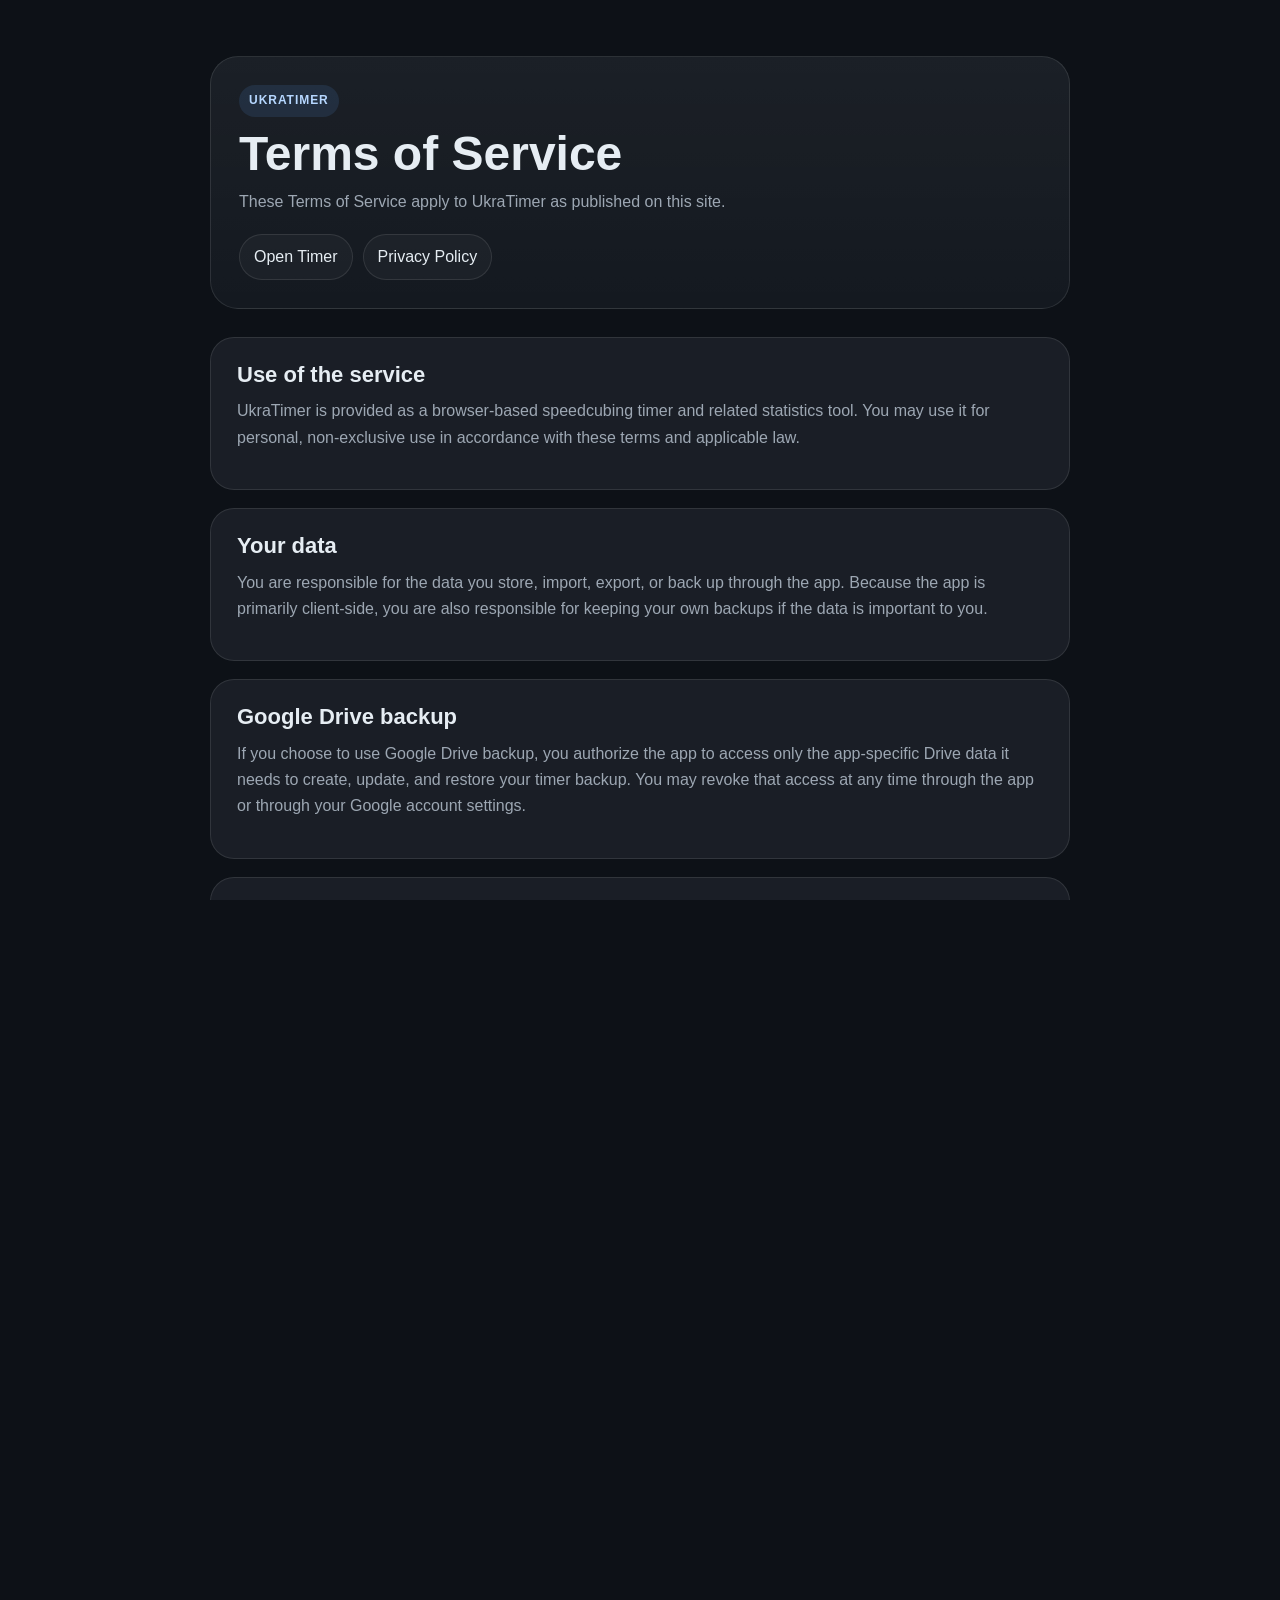
<file: terms.html>
<!DOCTYPE html>
<html lang="en">

<head>
  <meta charset="UTF-8">
  <meta name="viewport" content="width=device-width, initial-scale=1.0">
  <meta name="description" content="Terms of Service for UkraTimer.">
  <meta name="theme-color" content="#0d1117">
  <title>Terms of Service | UkraTimer</title>
  <link rel="icon" href="/resources/pwa-icon.svg" type="image/svg+xml">
  <style>
    :root {
      --bg: #0d1117;
      --bg-elevated: rgba(22, 27, 34, 0.9);
      --card: rgba(28, 33, 40, 0.9);
      --card-border: rgba(255, 255, 255, 0.1);
      --text: #e6edf3;
      --text-secondary: #9da7b3;
      --accent: #58a6ff;
      --accent-soft: rgba(88, 166, 255, 0.18);
      --accent-warm: rgba(240, 136, 62, 0.14);
      --max-width: 860px;
    }

    * {
      box-sizing: border-box;
    }

    html,
    body {
      margin: 0;
      min-height: 100%;
      height: 100%;
      background: var(--bg);
      color: var(--text);
      font: 16px/1.65 Inter, -apple-system, BlinkMacSystemFont, "Segoe UI", sans-serif;
      overscroll-behavior-y: none;
      overflow-x: hidden;
    }

    body::before {
      content: "";
      position: fixed;
      inset: 0;
      background:
        radial-gradient(circle at top left, var(--accent-soft), transparent 34%),
        radial-gradient(circle at top right, var(--accent-warm), transparent 28%),
        linear-gradient(180deg, #11161d 0%, var(--bg) 100%);
      pointer-events: none;
      z-index: -1;
    }

    a {
      color: var(--accent);
      text-decoration: none;
    }

    a:hover {
      text-decoration: underline;
    }

    .page {
      width: min(calc(100% - 32px), var(--max-width));
      margin: 0 auto;
      padding: 56px 0 72px;
      overflow-x: clip;
    }

    .hero {
      margin-bottom: 28px;
      padding: 28px;
      border: 1px solid var(--card-border);
      border-radius: 28px;
      background:
        linear-gradient(180deg, rgba(255, 255, 255, 0.03), rgba(255, 255, 255, 0)),
        var(--bg-elevated);
      backdrop-filter: blur(16px);
    }

    .eyebrow {
      display: inline-block;
      margin-bottom: 12px;
      padding: 6px 10px;
      border-radius: 999px;
      background: rgba(88, 166, 255, 0.12);
      color: #b6d7ff;
      font-size: 12px;
      font-weight: 700;
      letter-spacing: 0.08em;
      text-transform: uppercase;
    }

    h1 {
      margin: 0 0 10px;
      font-size: clamp(32px, 5vw, 48px);
      line-height: 1.05;
    }

    .hero p,
    .hero li,
    main p,
    main li {
      color: var(--text-secondary);
    }

    .hero p {
      margin: 0;
      max-width: 62ch;
    }

    .card {
      margin-top: 18px;
      padding: 24px 26px;
      border-radius: 24px;
      border: 1px solid var(--card-border);
      background: var(--card);
      backdrop-filter: blur(14px);
    }

    h2 {
      margin: 0 0 10px;
      font-size: 22px;
      line-height: 1.2;
    }

    p {
      margin: 0 0 14px;
    }

    ul {
      margin: 0;
      padding-left: 20px;
    }

    li + li {
      margin-top: 8px;
    }

    .meta {
      margin-top: 24px;
      font-size: 14px;
      color: var(--text-secondary);
    }

    .links {
      display: flex;
      flex-wrap: wrap;
      gap: 10px;
      margin-top: 18px;
    }

    .pill-link {
      display: inline-flex;
      align-items: center;
      justify-content: center;
      padding: 9px 14px;
      border-radius: 999px;
      border: 1px solid var(--card-border);
      background: rgba(255, 255, 255, 0.03);
      color: var(--text);
      transition: background 120ms ease, border-color 120ms ease, transform 120ms ease;
    }

    .pill-link:hover {
      background: rgba(255, 255, 255, 0.06);
      border-color: rgba(255, 255, 255, 0.18);
      text-decoration: none;
      transform: translateY(-1px);
    }

    @media (max-width: 640px) {
      .page {
        width: min(calc(100% - 20px), var(--max-width));
        padding: 24px 0 40px;
      }

      .hero,
      .card {
        padding: 20px;
        border-radius: 22px;
      }
    }
  </style>
</head>

<body>
  <div class="page">
    <section class="hero">
      <span class="eyebrow">UkraTimer</span>
      <h1>Terms of Service</h1>
      <p>
        These Terms of Service apply to UkraTimer as published on this site.
      </p>
      <div class="links">
        <a class="pill-link" href="/">Open Timer</a>
        <a class="pill-link" href="/privacy.html">Privacy Policy</a>
      </div>
    </section>

    <main>
      <section class="card">
        <h2>Use of the service</h2>
        <p>
          UkraTimer is provided as a browser-based speedcubing timer and related statistics tool. You may use it for
          personal, non-exclusive use in accordance with these terms and applicable law.
        </p>
      </section>

      <section class="card">
        <h2>Your data</h2>
        <p>
          You are responsible for the data you store, import, export, or back up through the app. Because the app is
          primarily client-side, you are also responsible for keeping your own backups if the data is important to you.
        </p>
      </section>

      <section class="card">
        <h2>Google Drive backup</h2>
        <p>
          If you choose to use Google Drive backup, you authorize the app to access only the app-specific Drive data it
          needs to create, update, and restore your timer backup. You may revoke that access at any time through the
          app or through your Google account settings.
        </p>
      </section>

      <section class="card">
        <h2>Acceptable use</h2>
        <ul>
          <li>Do not use the service in a way that breaks, overloads, or interferes with the site.</li>
          <li>Do not attempt to misuse the Google integration or access data that does not belong to you.</li>
          <li>Do not use the service for unlawful activity.</li>
        </ul>
      </section>

      <section class="card">
        <h2>No warranty</h2>
        <p>
          UkraTimer is provided on an “as is” and “as available” basis without warranties of any kind, to the fullest
          extent permitted by applicable law.
        </p>
      </section>

      <section class="card">
        <h2>Limitation of liability</h2>
        <p>
          To the fullest extent permitted by law, the operator of UkraTimer will not be liable for any indirect,
          incidental, special, consequential, or data-loss-related damages arising from your use of the service.
        </p>
      </section>

      <section class="card">
        <h2>Changes</h2>
        <p>
          These terms may be updated from time to time. Continued use of the service after changes are posted means you
          accept the updated terms.
        </p>
        <p class="meta">Last updated: April 2, 2026</p>
      </section>
    </main>
  </div>
</body>

</html>
</file>
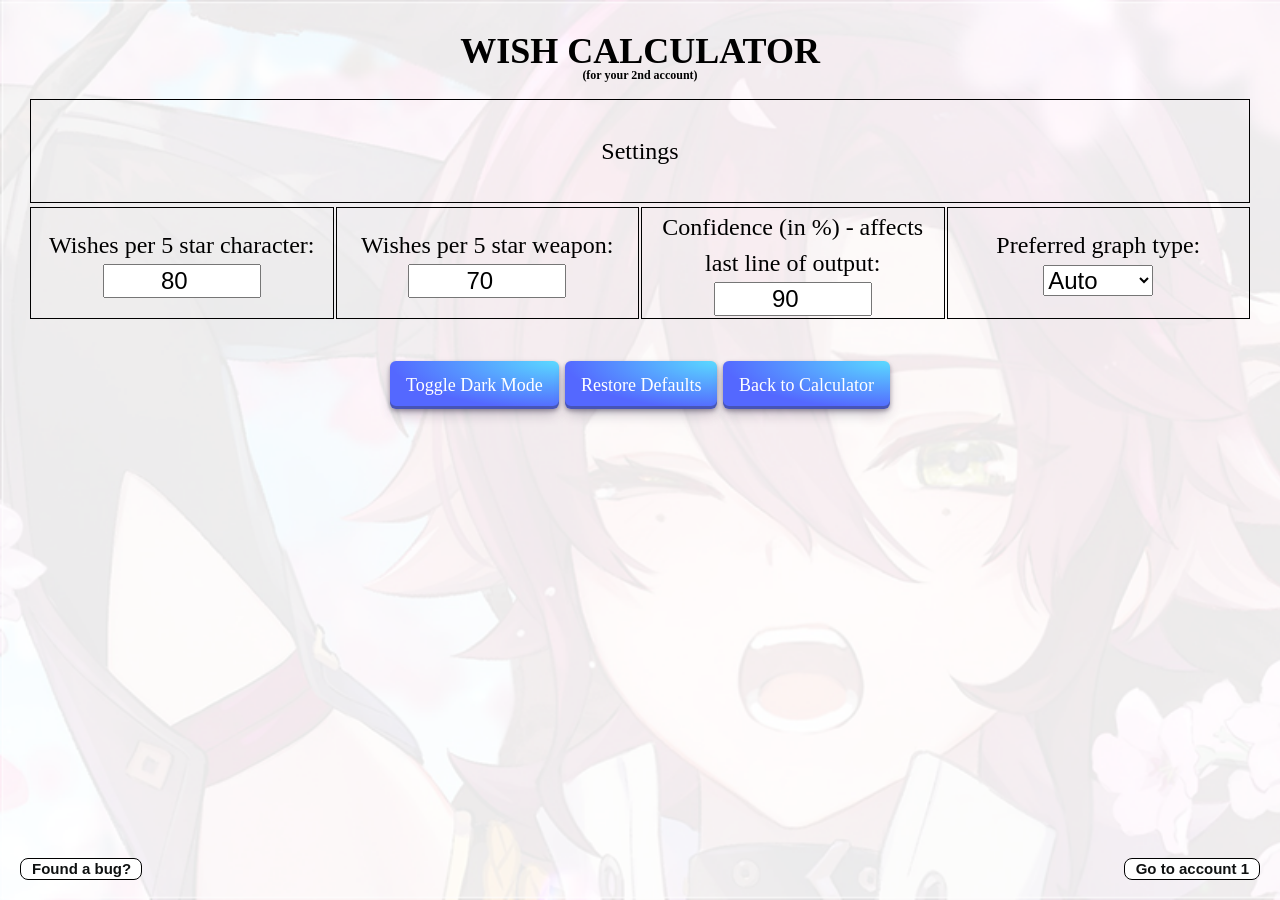
<file: wish-calculator/settings-2.html>
<!DOCTYPE html>
<html lang="en">

<head>
	<meta charset="UTF-8">
	<meta name="viewport" content="width=device-width, initial-scale=1.0">
	<title>Wish Calculator for 2nd account</title>

	<link rel="icon" href="fate.png">
</head>

<style>
	::-webkit-scrollbar {
		display: none;
	}


	.lowerRightCorner {
		position: fixed;
		bottom: 15px;
		/* Adjust the distance from the bottom as needed */
		right: 20px;
		/* Adjust the distance from the right as needed */
		z-index: 999;
		/* Adjust the z-index to control the button's stacking order */
	}

	.lowerLeftCorner {
		position: fixed;
		bottom: 15px;
		/* Adjust the distance from the bottom as needed */
		left: 20px;
		/* Adjust the distance from the right as needed */
		z-index: 999;
		/* Adjust the z-index to control the button's stacking order */
	}

	td {
		border: 1px solid black;
		border-collapse: collapse;
	}

	body.dark-mode td {
		border: 1px solid grey;
		/* Dark mode border color */
		border-collapse: collapse;
	}

	td {
		text-align: center;
		height: 100px
	}

	.container {
		display: flex;
		justify-content: center;
		/* Horizontally center the button */
		align-items: center;
		/* Vertically center the button */
		/* Add any other container styles as needed */
	}

	input,
	select {
		font-size: 24px
	}

	input {
		width: 70px;
	}

	select {
		width: 110px;
	}

	.output {
		font-size: 25px;
	}

	body:not(.dark-mode) {
		background-color: #fdfbfc;
		color: black;
		text-align: center;
		padding: 20px;
		background-image: url("heizou3.png");
		background-repeat: no-repeat;
		background-attachment: fixed;
		background-size: cover;
	}

	body:not(.dark-mode).color-only {
		color: black;
		background-image: none;
	}

	body.dark-mode {
		background-color: #060404;
		color: white;
		text-align: center;
		padding: 20px;
		background-image: url("heizou4.png");
		background-repeat: no-repeat;
		background-attachment: fixed;
		background-size: cover;

	}

	body.dark-mode.color-only {
		color: white;
		background-image: none;
	}

	input {
		min-width: 150px !important;
		max-width: 99.99% !important;
		transition: width 0.25s;
		text-align: center;
	}

	.button-29 {
		align-items: center;
		appearance: none;
		background-image: radial-gradient(100% 100% at 100% 0, #5adaff 0, #5468ff 100%);
		border: 0;
		border-radius: 6px;
		box-shadow: rgba(45, 35, 66, .4) 0 2px 4px, rgba(45, 35, 66, .3) 0 7px 13px -3px, rgba(58, 65, 111, .5) 0 -3px 0 inset;
		box-sizing: border-box;
		color: #fff;
		cursor: pointer;
		display: inline-flex;
		font-family: verdana;
		height: 48px;
		justify-content: center;
		line-height: 1;
		list-style: none;
		overflow: hidden;
		padding-left: 16px;
		padding-right: 16px;
		position: relative;
		text-align: left;
		text-decoration: none;
		transition: box-shadow .15s, transform .15s;
		user-select: none;
		-webkit-user-select: none;
		touch-action: manipulation;
		white-space: nowrap;
		will-change: box-shadow, transform;
		font-size: 18px;
	}

	.button-29:focus {
		box-shadow: #3c4fe0 0 0 0 1.5px inset, rgba(45, 35, 66, .4) 0 2px 4px, rgba(45, 35, 66, .3) 0 7px 13px -3px, #3c4fe0 0 -3px 0 inset;
	}

	.button-29:hover {
		box-shadow: rgba(45, 35, 66, .4) 0 4px 8px, rgba(45, 35, 66, .3) 0 7px 13px -3px, #3c4fe0 0 -3px 0 inset;
		transform: translateY(-2px);
	}

	.button-29:active {
		box-shadow: #3c4fe0 0 3px 7px inset;
		transform: translateY(2px);
	}

	.button-11 {
		background-color: #fff;
		border: 1px solid #000;
		border-radius: 8px;
		box-sizing: border-box;
		color: #0f1111;
		cursor: pointer;
		display: inline-block;
		font-family: "Amazon Ember", sans-serif;
		font-size: 15px;
		line-height: 20px;
		padding: 0 10px 0 11px;
		position: relative;
		text-align: center;
		text-decoration: none;
		user-select: none;
		-webkit-user-select: none;
		touch-action: manipulation;
		vertical-align: middle;
	}

	.button-11:hover {
		background-color: #f7fafa;
	}

	.button-11:focus {
		border-color: #008296;
		box-shadow: rgba(213, 217, 217, .5) 0 2px 5px 0;
		outline: 0;
	}

	@media screen and (max-width: 450.67px) {
		#fatediv {
			display: none;
		}

		.fate {
			/* top: 63px;
			left: calc(50vw + 64px); */
		}

		/* .wishbr {
			display: block;
		} */
	}

	
	.fate {
		animation: fadeInAnimation ease 3s;
		animation-iteration-count: 1;
		animation-fill-mode: forwards;
		position: absolute;
		top: 27px;
		left: calc(50vw + 129px);
		width: 50px;
		height: 50px;
		content: url(fate.png);
	}

	@keyframes fadeInAnimation {
		0% {
			opacity: 0;
		}

		50% {
			opacity: 0;
		}

		100% {
			opacity: 1;
		}
	}

	.wishbr {
		display: none;
	}

	@media screen and (max-width: 768px) {
		body:not(.dark-mode) {
			background-color: #fdfbfc;
			background-image: url("heizou35.png");
		}

		body.dark-mode {
			background-color: #060404;
			background-image: url("heizou45.png");
		}

		select {
			width: 50px;
		}

		input,
		select,
		td,
		.output {
			font-size: 10px;
			/* Adjust font size for smaller screens */
			line-height: 1.5em;
		}

		.button-11 {
			font-size: 12px;
		}

		input {
			min-width: 40px !important;
		}

		td {
			height: 75px;
		}

		.container {
			height: 40px;
		}

		.lowerLeftCorner {
			bottom: 40px;
			left: unset;
			right: 20px;
			/* Adjust the distance from the right as needed */
		}


	}

	a.dark-mode {
		text-decoration: none;
		color: white;
	}

	a:not(dark-mode) {
		text-decoration: none;
		color: black;
	}

	.bb {
		position: relative;
		top: -20px;
	}

	.everything {
		position: relative;
		top: -46px;
	}
</style>

<body class="dark-mode" ; style="font-size: 24px; font-family:verdana; line-height:1.5em;">
	<div id="fatediv"><a href="https://zukrainak47.github.io/wish-calculator/wish-calculator-2"><img id="fate" class="fate" alt="" /></a></div>
	<h2 style="margin-top: 5px;" class="cc2">
		<a class="dark-mode" id="home_home" href="https://zukrainak47.github.io/wish-calculator/wish-calculator-2">
			<span">WISH <br class="wishbr">CALCULATOR</span>
				<br>
				<span style="font-size:12px;" class="bb">(for your 2nd account)</span>
		</a>
	</h2>
	<div class="everything">
		<table style="width: 100%; display: none;">
			<tr>
				<td colspan="12" style="width:40%">
					Number of 5 star characters desired: <input type="number" id="number_of_chars" value="2">
				</td>
				<td colspan="12" style="width:30%">
					Currently guaranteed?
					<select id="guaranteed">
						<option value="1">Yes</option>
						<option value="0">No</option>
					</select>
				</td>
				<td colspan="12" style="width:30%">
					Character pity: <input style="width:70px" type="number" id="char_pity" value="0">
				</td>
			</tr>
			<tr>
				<td colspan="12">
					Number of 5 star weapons desired: <input style="width:40px" type="number" id="number_of_weapons"
						value="0">
				</td>
				<td colspan="12">
					Last 5 star weapon was standard?
					<select id="standard">
						<option value="1">Yes</option>
						<option value="0">No</option>
					</select>
				</td>
				<td colspan="9">
					Weapon pity: <input style="width:40px" type="number" id="weapon_pity" value="0">
				</td>
				<td colspan="3">
					Epitomized Path: <input style="width:40px" type="number" id="path" value="0">
				</td>
			</tr>
			<tr>
				<td colspan="8" style="width:20%">
					Primogems: <br><input style="width:40px" type="number" id="primogems" value="0">
				</td>
				<td colspan="8" style="width:20%">
					Genesis Crystals: <br><input style="width:40px" type="number" id="genesis" value="0">
				</td>
				<td colspan="8" style="width:20%">
					Starglitter: <br><input style="width:40px" type="number" id="starglitter" value="0">
				</td>
				<td colspan="12" style="width:40%">
					Intertwined Fates: <br><input style="width:40px" type="number" id="fates" value="0">
				</td>
			</tr>
		</table>
		<table style="width: 100%;">
			<!-- display: none; -->
			<tr>
				<td class="container">
					Settings
				</td>
			</tr>
		</table>
		<table style="width: 100%;">
			<tr>
				<td style="width: 25%;">
					Wishes per 5 star character: <input style="width:40px" type="number" id="soft_pity" value="80">
				</td>
				<td style="width: 25%;">
					Wishes per 5 star weapon: <input style="width:40px" type="number" id="soft_pity_wb" value="70">
				</td>
				<td style="width: 25%;">
					Confidence (in %) - affects last line of output: <input style="width:40px" type="number" step="0.01"
						id="confidence" value="90">
				</td>
				<td style="width: 25%;">
					Preferred graph type:
					<select id="graph_type">
						<option value="auto">Auto</option>
						<option value="bar">Bar</option>
						<option value="line">Line</option>
						<option value="scatter">Scatter</option>
					</select>
				</td>
			</tr>
		</table>
		<br>

		<!-- <button id="lowerRightCorner" class="button-11">Toggle Heizou</button> -->
		<div class="lowerRightCorner" id="accountDiv">
			<form action="https://zukrainak47.github.io/wish-calculator/">
				<button type="submit" id="swapAccounts" class="button-11"><b>Go to account 1</b></button>
			</form>
		</div>
		<div class="lowerLeftCorner" id="bugDiv">
			<form action="https://zukra47.notion.site/Found-a-bug-Got-suggestions-6af401c619804d2494dea010c0d38ef7">
				<button type="submit" id="bugReport" class="button-11"><b>Found a bug?</b></button>
			</form>
		</div>
		<button id="darkModeToggle" class="button-29">Toggle Dark Mode</button>
		<button id="restoreDefaults" class="button-29" style="margin-top: 4px;">Restore Defaults</button>
		<button id="homeButton" class="button-29" style="margin-top: 4px;">Back to Calculator</button>
	</div>
	<script>
		function toggleDarkMode() {
			const body = document.body;
			const links = document.getElementsByTagName('a');
			const fateElement = document.getElementById('fate'); // Get the "fate" element

			body.classList.toggle("dark-mode"); // Toggle the dark-mode class on the body

			// Toggle the dark-mode class on each 'a' element
			for (let i = 0; i < links.length; i++) {
				links[i].classList.toggle("dark-mode");
			}

			// Check if dark mode is active
			const isDarkMode = body.classList.contains("dark-mode");

			// Hide or show the fate element based on dark mode state
			if (isDarkMode) {
				fateElement.style.display = "block"; // Hide the element
			} else {
				fateElement.style.display = "none"; // Show the element
			}
		}

		// Add a click event listener to the toggle button
		const darkModeToggle = document.getElementById("darkModeToggle");
		darkModeToggle.addEventListener("click", toggleDarkMode);

		window.addEventListener("load", function () {
			// Retrieve the stored values from localStorage when the page loads

			// Number of 5 star characters desired
			const storedNumberOfChars = localStorage.getItem("numberOfChars2");
			if (storedNumberOfChars !== null) {
				document.getElementById("number_of_chars").value = storedNumberOfChars;
			}

			// Currently guaranteed
			const storedIsGuaranteed = localStorage.getItem("isGuaranteed2");
			if (storedIsGuaranteed !== null) {
				document.getElementById("guaranteed").value = storedIsGuaranteed;
			}

			// Primogems
			const storedPrimogemNumber = localStorage.getItem("primogemNumber2");
			if (storedPrimogemNumber !== null) {
				document.getElementById("primogems").value = storedPrimogemNumber;
			}

			// Genesis Crystals
			const storedGenesisNumber = localStorage.getItem("genesisNumber2");
			if (storedGenesisNumber !== null) {
				document.getElementById("genesis").value = storedGenesisNumber;
			}

			// Starglitter
			const storedStarglitterNumber = localStorage.getItem("starglitterNumber2");
			if (storedStarglitterNumber !== null) {
				document.getElementById("starglitter").value = storedStarglitterNumber;
			}

			// Intertwined Fates
			const storedFatesNumber = localStorage.getItem("fatesNumber2");
			if (storedFatesNumber !== null) {
				document.getElementById("fates").value = storedFatesNumber;
			}

			const storedNumberOfWeapons = localStorage.getItem("numberOfWeapons2");
			if (storedNumberOfWeapons !== null) {
				document.getElementById("number_of_weapons").value = storedNumberOfWeapons;
			}

			const storedIsStandard = localStorage.getItem("isStandard2");
			if (storedIsStandard !== null) {
				document.getElementById("standard").value = storedIsStandard;
			}

			const storedSoftPity = localStorage.getItem("softPity2");
			if (storedSoftPity !== null) {
				document.getElementById("soft_pity").value = storedSoftPity;
			}

			const storedWeaponSoftPity = localStorage.getItem("weaponSoftPity2");
			if (storedWeaponSoftPity !== null) {
				document.getElementById("soft_pity_wb").value = storedWeaponSoftPity;
			}

			// Character pity
			const storedCharPity = localStorage.getItem("charPity2");

			if (storedCharPity !== null && storedSoftPity !== null) {
				if (storedCharPity > storedSoftPity) {
					document.getElementById("char_pity").value = storedSoftPity - 1;
				} else {
					document.getElementById("char_pity").value = storedCharPity;
				}
			}

			const storedWeaponPity = localStorage.getItem("weaponPity2");

			if (storedWeaponPity !== null && storedWeaponSoftPity !== null) {
				if (storedWeaponPity > storedWeaponSoftPity) {
					document.getElementById("weapon_pity").value = storedWeaponSoftPity - 1;
				} else {
					document.getElementById("weapon_pity").value = storedWeaponPity;
				}
			}

			const storedPathNumber = localStorage.getItem("pathNumber2");
			if (storedPathNumber !== null) {
				document.getElementById("path").value = storedPathNumber;
			}

			const storedConfidenceVal = localStorage.getItem("confidenceVal2");
			if (storedConfidenceVal !== null) {
				document.getElementById("confidence").value = storedConfidenceVal;
			}

			const storedGraphType = localStorage.getItem("graphType2");
			if (storedGraphType !== null) {
				document.getElementById("graph_type").value = storedGraphType;
			}

			// Dark Mode
			const storedIsDarkMode = localStorage.getItem("isDarkMode2");
			if (storedIsDarkMode === "true") {
				document.body.classList.add("dark-mode");
				document.getElementById("home_home").classList.add("dark-mode");
			} else {
				document.body.classList.remove("dark-mode");
				document.getElementById("home_home").classList.remove("dark-mode");
			}
			toggleDarkMode();
			toggleDarkMode();

		});


		document.getElementById("number_of_chars").addEventListener("change", function () {
			const numberOfChars = document.getElementById("number_of_chars").value;
			localStorage.setItem("numberOfChars2", numberOfChars);
		});

		document.getElementById("guaranteed").addEventListener("change", function () {
			const isGuaranteed = document.getElementById("guaranteed").value;
			localStorage.setItem("isGuaranteed2", isGuaranteed);
		});

		document.getElementById("char_pity").addEventListener("change", function () {
			const charPity = document.getElementById("char_pity").value;
			localStorage.setItem("charPity2", charPity);
		});

		document.getElementById("primogems").addEventListener("change", function () {
			const primogemNumber = document.getElementById("primogems").value;
			localStorage.setItem("primogemNumber2", primogemNumber);
		});

		document.getElementById("genesis").addEventListener("change", function () {
			const genesisNumber = document.getElementById("genesis").value;
			localStorage.setItem("genesisNumber2", genesisNumber);
		});

		document.getElementById("starglitter").addEventListener("change", function () {
			const starglitterNumber = document.getElementById("starglitter").value;
			localStorage.setItem("starglitterNumber2", starglitterNumber);
		});

		document.getElementById("fates").addEventListener("change", function () {
			const fatesNumber = document.getElementById("fates").value;
			localStorage.setItem("fatesNumber2", fatesNumber);
		});

		document.getElementById("number_of_weapons").addEventListener("change", function () {
			const numberOfWeapons = document.getElementById("number_of_weapons").value;
			localStorage.setItem("numberOfWeapons2", numberOfWeapons);
		});

		document.getElementById("standard").addEventListener("change", function () {
			const isStandard = document.getElementById("standard").value;
			localStorage.setItem("isStandard2", isStandard);
		});

		document.getElementById("weapon_pity").addEventListener("change", function () {
			const weaponPity = document.getElementById("weapon_pity").value;
			localStorage.setItem("weaponPity2", weaponPity);
		});

		document.getElementById("path").addEventListener("change", function () {
			const pathNumber = document.getElementById("path").value;
			localStorage.setItem("pathNumber2", pathNumber);
		});

		document.getElementById("soft_pity").addEventListener("change", function () {
			const softPity = document.getElementById("soft_pity").value;
			localStorage.setItem("softPity2", softPity);
		});

		document.getElementById("soft_pity_wb").addEventListener("change", function () {
			const weaponSoftPity = document.getElementById("soft_pity_wb").value;
			localStorage.setItem("weaponSoftPity2", weaponSoftPity);
		});

		document.getElementById("confidence").addEventListener("change", function () {
			const confidenceVal = document.getElementById("confidence").value;
			localStorage.setItem("confidenceVal2", confidenceVal);
		});

		document.getElementById("darkModeToggle").addEventListener("click", function () {
			const isDarkMode = document.body.classList.contains("dark-mode");
			localStorage.setItem("isDarkMode2", isDarkMode);
		});

		document.getElementById("graph_type").addEventListener("change", function () {
			const graphType = document.getElementById("graph_type").value;
			localStorage.setItem("graphType2", graphType);
		});





		// const backgroundToggle = document.getElementById("backgroundToggle"); // Replace "backgroundToggle" with your button's ID

		// backgroundToggle.addEventListener("click", function () {
		// 	const body = document.body;
		// 	body.classList.toggle("color-only"); // Toggle the "color-only" class
		// });


		const homeButton = document.getElementById("homeButton");
		homeButton.addEventListener("click", function () {
			const homePageURL = "/wish-calculator/wish-calculator-2";

			window.location.href = homePageURL;
		});


		const restoreDefaults = document.getElementById("restoreDefaults");
		restoreDefaults.addEventListener("click", function () {
			document.getElementById("soft_pity").value = 80;
			document.getElementById("soft_pity_wb").value = 70;
			document.getElementById("confidence").value = 90;
			document.getElementById("graph_type").value = "auto";
			localStorage.setItem("softPity2", 80);
			localStorage.setItem("weaponSoftPity2", 70);
			localStorage.setItem("confidenceVal2", 90);
			localStorage.setItem("graphType2", "auto");
		});



		const inputMap = {
			"number_of_chars": "numberOfChars2",
			"number_of_weapons": "numberOfWeapons2",
			"char_pity": "charPity2",
			"weapon_pity": "weaponPity2",
			"path": "pathNumber2",
			"primogems": "primogemNumber2",
			"genesis": "genesisNumber2",
			"starglitter": "starglitterNumber2",
			"fates": "fatesNumber2",
			"soft_pity": "softPity2",
			"soft_pity_wb": "weaponSoftPity2",
			"confidence": "confidenceVal2"
		};

		const numberInputs = Object.keys(inputMap);

		numberInputs.forEach(inputId => {
			const inputElement = document.getElementById(inputId);

			// Add an input event listener to each input element
			inputElement.addEventListener("input", function () {
				// Check if the input value is empty or negative
				let inputValue = parseInt(inputElement.value);
				if (isNaN(inputValue) || inputValue < 0) {
					// If it's empty or negative, set it to 0
					inputValue = 0;
					inputElement.value = inputValue;
				}

				// Get the corresponding local storage key
				const localStorageKey = inputMap[inputId];

				// Update the local storage value
				localStorage.setItem(localStorageKey, inputValue);
			});
		});



		numberInputs.forEach(inputId => {
			const inputElement = document.getElementById(inputId);

			// Add an input event listener to each input element
			inputElement.addEventListener("input", function () {
				// Get the current input value
				let inputValue = inputElement.value;

				// Check if the input value starts with '0' and has more digits
				if (/^0\d+/.test(inputValue)) {
					// Remove the leading '0'
					inputValue = inputValue.replace(/^0+/, '');
					// Update the input value
					inputElement.value = inputValue;

					// Get the corresponding local storage key
					const localStorageKey = inputMap[inputId];

					// Update the local storage value
					localStorage.setItem(localStorageKey, inputValue);
				}
			});
		});



		// Get a reference to the "path" input element by its ID
		const pathInput = document.getElementById("path");

		// Add an input event listener to the "path" input element
		pathInput.addEventListener("input", function () {
			// Parse the input value as an integer
			let pathValue = parseInt(pathInput.value);

			// Check if the value is greater than 2
			if (pathValue > 2) {
				// If it's greater than 2, set it to 2
				pathValue = 2;
			}

			// Update the input value
			pathInput.value = pathValue;

			// Get the corresponding local storage key
			const localStorageKey = "pathNumber2"; // Use the appropriate key for local storage

			// Update the local storage value
			localStorage.setItem(localStorageKey, pathValue.toString());
		});


		// Define the list of inputs and their corresponding local storage keys
		const inputMappings = [
			{id: "char_pity", key: "charPity2"},
			{id: "weapon_pity", key: "weaponPity2"},
			{id: "soft_pity", key: "softPity2"},
			{id: "soft_pity_wb", key: "weaponSoftPity2"},
			{id: "confidence", key: "confidenceVal2"},
		];
		let charPityTimeout;
		inputMappings.forEach(inputMapping => {
			const inputElement = document.getElementById(inputMapping.id);

			// Add an input event listener to each input element
			inputElement.addEventListener("input", function () {
				// Parse the input value as an integer or float, depending on the input
				let inputValue;
				if (inputMapping.key === "confidenceVal") {
					inputValue = parseFloat(inputElement.value); // Parse as a float
				} else {
					inputValue = parseInt(inputElement.value); // Parse as an integer
				}

				// Check if the value exceeds the cap
				if (inputMapping.key === "charPity2") {
					const softPity = parseInt(document.getElementById("soft_pity").value);
					if (inputValue > softPity - 1) {
						inputValue = softPity - 1;
					}
				} else if (inputMapping.key === "weaponPity2") {
					const softPityWb = parseInt(document.getElementById("soft_pity_wb").value);
					if (inputValue > softPityWb - 1) {
						inputValue = softPityWb - 1;
					}
				} else if (inputMapping.key === "softPity2") {
					if (inputValue > 90) {
						inputValue = 90;
					}
				} else if (inputMapping.key === "weaponSoftPity2") {
					if (inputValue > 77) {
						inputValue = 77;
					}
				} else if (inputMapping.key === "confidenceVal2") {
					if (inputValue > 100.0) {
						inputValue = 100.0;
					}
				}

				// Update the input value
				inputElement.value = inputValue;

				// Update the local storage value
				const localStorageKey = inputMapping.key;
				localStorage.setItem(localStorageKey, inputValue.toString());
			});
		});


	</script>
</body>

</html>
</file>
<file: slant/style.css>
/* ───────────── Reset & Globals ───────────── */
*,
*::before,
*::after {
  margin: 0;
  padding: 0;
  box-sizing: border-box
}

:root {
  --radius: 10px;
  --toolbar-w: 230px;
  --font: 'Inter', system-ui, sans-serif;
  --mono: 'JetBrains Mono', monospace
}

/* ── Dark theme ── */
[data-theme="dark"] {
  --bg: #0e0e12;
  --surface: rgba(22, 22, 30, .85);
  --surface-hover: rgba(36, 36, 48, .9);
  --border: rgba(255, 255, 255, .06);
  --border-active: rgba(255, 255, 255, .15);
  --text: #e0e0e6;
  --text-dim: #8888a0;
  --accent: #7c6aef;
  --accent-glow: rgba(124, 106, 239, .25);
  --danger: #f06060;
  --scrollbar-thumb: rgba(255, 255, 255, .08);
  --shadow-panel: 0 0 0 1px rgba(255, 255, 255, .03), 0 8px 32px rgba(0, 0, 0, .55);
  --shadow-toast: 0 4px 20px rgba(0, 0, 0, .4);
  --num-bg: rgba(14, 14, 18, .85);
  --num-border: rgba(255, 255, 255, .15);
  --modal-bg: rgba(14, 14, 18, .92);
}

[data-theme="light"] {
  --bg: #f0f0f4;
  --surface: rgba(255, 255, 255, .88);
  --surface-hover: rgba(235, 235, 242, .95);
  --border: rgba(0, 0, 0, .08);
  --border-active: rgba(0, 0, 0, .18);
  --text: #1a1a2e;
  --text-dim: #6a6a84;
  --accent: #6554d4;
  --accent-glow: rgba(101, 84, 212, .18);
  --danger: #d94444;
  --scrollbar-thumb: rgba(0, 0, 0, .10);
  --shadow-panel: 0 0 0 1px rgba(0, 0, 0, .04), 0 8px 32px rgba(0, 0, 0, .10);
  --shadow-toast: 0 4px 20px rgba(0, 0, 0, .12);
  --num-bg: rgba(255, 255, 255, .92);
  --num-border: rgba(0, 0, 0, .15);
  --modal-bg: rgba(240, 240, 244, .95);
}

html,
body {
  height: 100%;
  overflow: hidden;
  background: var(--bg);
  color: var(--text);
  font-family: var(--font);
  -webkit-font-smoothing: antialiased
}

/* ───────────── Canvas ───────────── */
#canvas {
  position: fixed;
  inset: 0;
  width: 100vw;
  height: 100vh;
  cursor: crosshair
}

/* ───────────── Toolbar ───────────── */
#toolbar {
  position: fixed;
  top: 12px;
  left: 12px;
  bottom: 12px;
  width: var(--toolbar-w);
  z-index: 100;
  display: flex;
  flex-direction: column;
  gap: 2px;
  padding: 14px 12px;
  background: var(--surface);
  border: 1px solid var(--border);
  border-radius: 14px;
  backdrop-filter: blur(24px);
  -webkit-backdrop-filter: blur(24px);
  overflow-y: auto;
  scrollbar-width: thin;
  scrollbar-color: var(--scrollbar-thumb) transparent;
  box-shadow: var(--shadow-panel);
  transition: transform 0.4s cubic-bezier(0.16, 1, 0.3, 1), opacity 0.4s cubic-bezier(0.16, 1, 0.3, 1);
}

.toolbar-group {
  padding: 8px 0
}

.toolbar-group+.toolbar-group {
  border-top: 1px solid var(--border)
}

.toolbar-title {
  display: flex;
  align-items: center;
  gap: 8px;
  padding-bottom: 6px
}

.toolbar-title .logo {
  font-size: 22px;
  font-weight: 700;
  color: var(--accent)
}

.toolbar-title .title {
  font-size: 15px;
  font-weight: 700;
  letter-spacing: .04em;
  flex: 1
}

.toolbar-label {
  display: block;
  font-size: 10px;
  font-weight: 600;
  text-transform: uppercase;
  letter-spacing: .08em;
  color: var(--text-dim);
  margin-bottom: 6px
}

/* ── Icon button ── */
.icon-btn {
  width: 28px;
  height: 28px;
  display: flex;
  align-items: center;
  justify-content: center;
  background: transparent;
  border: 1px solid var(--border);
  border-radius: 8px;
  color: var(--text-dim);
  cursor: pointer;
  transition: all .15s ease;
  flex-shrink: 0;
}

.icon-btn:hover {
  background: var(--surface-hover);
  color: var(--text)
}

.icon-btn svg {
  width: 15px;
  height: 15px
}

/* ── Canvas open button ── */
.canvas-open-btn {
  display: flex;
  align-items: center;
  justify-content: space-between;
  width: 100%;
  padding: 7px 10px;
  background: var(--bg);
  border: 1px solid var(--border);
  border-radius: 8px;
  color: var(--text);
  font-family: var(--font);
  font-size: 12px;
  font-weight: 600;
  cursor: pointer;
  transition: all .15s ease;
  text-align: left;
}

.canvas-open-btn:hover {
  border-color: var(--accent)
}

.canvas-open-btn span {
  overflow: hidden;
  text-overflow: ellipsis;
  white-space: nowrap;
  flex: 1
}

/* ── Layer list ── */
.layer-list {
  display: flex;
  flex-direction: column;
  gap: 2px;
  max-height: 158px;
  overflow-y: auto;
  scrollbar-width: thin;
  scrollbar-color: var(--scrollbar-thumb) transparent
}

.layer-item {
  display: flex;
  align-items: center;
  gap: 4px;
  padding: 4px 6px;
  border-radius: 6px;
  cursor: pointer;
  transition: all .12s ease;
  font-size: 11px;
  border: 1px solid transparent;
}

.layer-item:hover {
  background: var(--surface-hover)
}

.layer-item.active {
  background: var(--accent-glow);
  border-color: var(--accent)
}

.layer-item.hidden-layer {
  opacity: .45
}

.layer-vis {
  width: 20px;
  height: 20px;
  display: flex;
  align-items: center;
  justify-content: center;
  background: transparent;
  border: none;
  color: var(--text-dim);
  cursor: pointer;
  flex-shrink: 0;
  border-radius: 4px;
  transition: all .12s ease;
}

.layer-vis:hover {
  background: var(--surface-hover);
  color: var(--text)
}

.layer-vis svg {
  width: 14px;
  height: 14px
}

.layer-name {
  flex: 1;
  overflow: hidden;
  text-overflow: ellipsis;
  white-space: nowrap;
  font-weight: 500;
  color: var(--text)
}

/* ── Small buttons ── */
.small-btn {
  padding: 5px 0;
  background: transparent;
  border: 1px solid var(--border);
  border-radius: 6px;
  color: var(--text-dim);
  font-family: var(--font);
  font-size: 10px;
  font-weight: 600;
  cursor: pointer;
  transition: all .15s ease;
  white-space: nowrap;
}

.small-btn:hover {
  background: var(--surface-hover);
  color: var(--text);
  border-color: var(--border-active)
}

/* ── Bottom-right panel ── */
#bottom-panel {
  position: fixed;
  bottom: 12px;
  right: 12px;
  z-index: 100;
  width: 240px;
  padding: 10px 12px;
  background: var(--surface);
  border: 1px solid var(--border);
  border-radius: 14px;
  backdrop-filter: blur(24px);
  -webkit-backdrop-filter: blur(24px);
  box-shadow: var(--shadow-panel);
  transition: transform 0.4s cubic-bezier(0.16, 1, 0.3, 1), opacity 0.4s cubic-bezier(0.16, 1, 0.3, 1);
}

.bp-header {
  display: flex;
  justify-content: space-between;
  align-items: center;
  margin-bottom: 6px
}

.bp-actions {
  display: flex;
  gap: 3px
}

.sq-btn {
  width: 28px;
  height: 28px;
  display: flex;
  align-items: center;
  justify-content: center;
  background: transparent;
  border: 1px solid var(--border);
  border-radius: 6px;
  color: var(--text-dim);
  cursor: pointer;
  transition: all .15s ease;
  flex-shrink: 0;
}

.sq-btn svg {
  width: 14px;
  height: 14px
}

.sq-btn:hover {
  background: var(--surface-hover);
  color: var(--text);
  border-color: var(--border-active)
}

.sq-btn--danger:hover {
  color: var(--danger);
  border-color: var(--danger)
}

.sq-btn.active {
  background: var(--accent-glow);
  border-color: var(--accent);
  color: var(--accent)
}

/* ── Tool buttons ── */
.tool-buttons {
  display: flex;
  flex-direction: column;
  gap: 2px
}

.tool-btn {
  display: flex;
  align-items: center;
  gap: 8px;
  width: 100%;
  padding: 7px 10px;
  background: transparent;
  border: 1px solid transparent;
  border-radius: var(--radius);
  color: var(--text-dim);
  font-family: var(--font);
  font-size: 12px;
  font-weight: 500;
  cursor: pointer;
  transition: all .15s ease;
}

.tool-btn svg {
  width: 16px;
  height: 16px;
  flex-shrink: 0
}

.tool-btn:hover {
  background: var(--surface-hover);
  color: var(--text)
}

.tool-btn.active {
  background: var(--accent-glow);
  border-color: var(--accent);
  color: var(--text)
}

.tool-btn .tool-hotkey {
  margin-left: auto;
  font-family: var(--mono);
  font-size: 10px;
  opacity: .5;
  font-weight: 400
}

.tool-btn .tool-hotkey.duplicate {
  color: var(--danger);
  opacity: 1;
  font-weight: 600
}


/* ── Diagonal direction sub-buttons ── */
.tool-row-diag {
  display: flex;
  gap: 2px;
  align-items: stretch
}

.tool-row-diag .tool-btn {
  flex: 1
}

.diag-dir-btn {
  width: 26px;
  display: flex;
  align-items: center;
  justify-content: center;
  background: transparent;
  border: 1px solid transparent;
  border-radius: var(--radius);
  color: var(--text-dim);
  cursor: pointer;
  transition: all .15s ease;
  flex-shrink: 0;
}

.diag-dir-btn:hover {
  background: var(--surface-hover);
  color: var(--text)
}

.diag-dir-btn.active {
  background: var(--accent-glow);
  border-color: var(--accent);
  color: var(--text)
}

.diag-dir-btn svg {
  width: 14px;
  height: 14px
}

/* ── Number buttons ── */
.number-buttons {
  display: flex;
  gap: 4px
}

.num-btn {
  width: 30px;
  height: 30px;
  border: 1px solid var(--border);
  border-radius: 8px;
  background: transparent;
  color: var(--text-dim);
  font-family: var(--mono);
  font-size: 13px;
  font-weight: 500;
  cursor: pointer;
  transition: all .15s ease;
}

.num-btn:hover {
  background: var(--surface-hover);
  color: var(--text)
}

.num-btn.active {
  background: var(--accent-glow);
  border-color: var(--accent);
  color: var(--text)
}

/* ── Number style toggle ── */
.numstyle-buttons {
  display: flex;
  gap: 3px
}

.numstyle-btn {
  display: flex;
  align-items: center;
  gap: 5px;
  flex: 1;
  padding: 5px 8px;
  background: transparent;
  border: 1px solid var(--border);
  border-radius: 8px;
  color: var(--text-dim);
  font-family: var(--font);
  font-size: 11px;
  font-weight: 500;
  cursor: pointer;
  transition: all .15s ease;
}

.numstyle-btn svg {
  width: 16px;
  height: 16px;
  flex-shrink: 0
}

.numstyle-btn:hover {
  background: var(--surface-hover);
  color: var(--text)
}

.numstyle-btn.active {
  background: var(--accent-glow);
  border-color: var(--accent);
  color: var(--text)
}

/* ── Colour swatches ── */
.colour-buttons {
  display: flex;
  gap: 5px;
  flex-wrap: wrap
}

.colour-btn {
  width: 24px;
  height: 24px;
  border-radius: 50%;
  border: 2px solid transparent;
  background: var(--swatch);
  cursor: pointer;
  transition: all .15s ease;
}

.colour-btn:hover {
  transform: scale(1.15)
}

.colour-btn.active {
  border-color: var(--text);
  box-shadow: 0 0 8px var(--swatch)
}

/* ── Arrow size range slider ── */
.arrow-slider {
  -webkit-appearance: none;
  appearance: none;
  width: 100%;
  height: 6px;
  background: var(--border);
  border-radius: 3px;
  outline: none;
  margin-top: 6px;
  cursor: pointer;
  transition: background-color .15s ease;
}

.arrow-slider:hover {
  background: var(--border-active);
}

.arrow-slider::-webkit-slider-thumb {
  -webkit-appearance: none;
  appearance: none;
  width: 14px;
  height: 14px;
  border-radius: 50%;
  background: var(--accent);
  cursor: pointer;
  transition: transform .15s ease, background-color .15s ease;
  box-shadow: 0 1px 3px rgba(0, 0, 0, 0.2);
}

.arrow-slider::-webkit-slider-thumb:hover {
  transform: scale(1.2);
}

.arrow-slider::-moz-range-thumb {
  width: 14px;
  height: 14px;
  border-radius: 50%;
  background: var(--accent);
  cursor: pointer;
  border: none;
  transition: transform .15s ease, background-color .15s ease;
  box-shadow: 0 1px 3px rgba(0, 0, 0, 0.2);
}

.arrow-slider::-moz-range-thumb:hover {
  transform: scale(1.2);
}

/* ── Action buttons ── */
.action-buttons {
  display: flex;
  flex-direction: column;
  gap: 2px
}

.action-btn {
  display: flex;
  align-items: center;
  gap: 8px;
  width: 100%;
  padding: 7px 10px;
  background: transparent;
  border: 1px solid transparent;
  border-radius: var(--radius);
  color: var(--text-dim);
  font-family: var(--font);
  font-size: 12px;
  font-weight: 500;
  cursor: pointer;
  transition: all .15s ease;
}

.action-btn svg {
  width: 15px;
  height: 15px;
  flex-shrink: 0
}

.action-btn .action-hotkey {
  margin-left: auto;
  display: inline-flex;
  align-items: center;
  gap: 2px;
  font-family: var(--mono);
  font-size: 10px;
  opacity: .5;
  font-weight: 400
}

.action-btn:hover {
  background: var(--surface-hover);
  color: var(--text)
}

.undo-redo-row {
  display: flex;
  gap: 2px
}

.undo-redo-row .action-btn {
  flex: 1
}

/* ── Footer ── */
.toolbar-footer {
  margin-top: auto;
  display: flex;
  justify-content: space-between;
  align-items: center;
  padding-top: 10px
}

.coords,
.zoom-display {
  font-family: var(--mono);
  font-size: 11px;
  color: var(--text-dim)
}

/* ═══════════════ Modals (shared) ═══════════════ */
.modal {
  position: fixed;
  top: 50%;
  left: 50%;
  transform: translate(-50%, -50%);
  background: var(--modal-bg);
  border: 1px solid var(--border);
  border-radius: 16px;
  padding: 24px 28px;
  backdrop-filter: blur(32px);
  -webkit-backdrop-filter: blur(32px);
  box-shadow: var(--shadow-panel);
  color: var(--text);
  max-width: 720px;
  width: 90vw;
  max-height: 80vh;
  overflow-y: auto;
  scrollbar-width: thin;
  scrollbar-color: var(--scrollbar-thumb) transparent;
}

.modal::backdrop {
  background: rgba(0, 0, 0, .5)
}

.modal-header {
  display: flex;
  justify-content: space-between;
  align-items: center;
  margin-bottom: 18px
}

.modal-header h2 {
  font-size: 16px;
  font-weight: 700;
  letter-spacing: .02em
}

.modal-close {
  width: 30px;
  height: 30px;
  display: flex;
  align-items: center;
  justify-content: center;
  background: transparent;
  border: 1px solid var(--border);
  border-radius: 8px;
  color: var(--text-dim);
  cursor: pointer;
  font-size: 14px;
  transition: all .15s ease;
}

.modal-close:hover {
  background: var(--surface-hover);
  color: var(--text)
}

.modal-action-btn {
  display: block;
  width: 100%;
  margin-top: 16px;
  padding: 10px;
  background: var(--accent-glow);
  border: 1px solid var(--accent);
  border-radius: 10px;
  color: var(--text);
  font-family: var(--font);
  font-size: 13px;
  font-weight: 600;
  cursor: pointer;
  transition: all .15s ease;
  text-align: center;
}

.modal-action-btn:hover {
  background: var(--accent);
  color: #fff
}

.modal-action-btn--subtle {
  background: transparent;
  border-color: var(--border);
  color: var(--text-dim)
}

.modal-action-btn--subtle:hover {
  background: var(--surface-hover);
  color: var(--text)
}

/* ═══════════════ Canvas browser ═══════════════ */
.canvas-grid {
  display: grid;
  grid-template-columns: repeat(auto-fill, minmax(200px, 1fr));
  gap: 14px;
}

.canvas-card {
  background: var(--surface);
  border: 2px solid var(--border);
  border-radius: 12px;
  overflow: hidden;
  cursor: pointer;
  transition: all .2s ease;
}

.canvas-card:hover {
  border-color: var(--border-active);
  transform: translateY(-2px);
  box-shadow: 0 6px 20px rgba(0, 0, 0, .15)
}

.canvas-card.active {
  border-color: var(--accent);
  box-shadow: 0 0 0 2px var(--accent-glow)
}

.canvas-card__thumb {
  width: 100%;
  aspect-ratio: 16/10;
  background: var(--bg);
  overflow: hidden;
  display: flex;
  align-items: center;
  justify-content: center
}

.canvas-card__thumb img {
  width: 100%;
  height: 100%;
  object-fit: cover
}

.canvas-card__thumb svg {
  width: 100%;
  height: 100%
}

.canvas-card__empty {
  font-size: 11px;
  color: var(--text-dim);
  font-weight: 500
}

.canvas-card__info {
  padding: 8px 10px;
  display: flex;
  justify-content: space-between;
  align-items: center
}

.canvas-card__name {
  font-size: 12px;
  font-weight: 600;
  overflow: hidden;
  text-overflow: ellipsis;
  white-space: nowrap;
  flex: 1
}

.canvas-card__btns {
  display: flex;
  gap: 4px;
  opacity: 0;
  transition: opacity .15s ease
}

.canvas-card:hover .canvas-card__btns {
  opacity: 1
}

.canvas-card__btn {
  width: 24px;
  height: 24px;
  display: flex;
  align-items: center;
  justify-content: center;
  background: transparent;
  border: 1px solid var(--border);
  border-radius: 6px;
  color: var(--text-dim);
  cursor: pointer;
  font-size: 11px;
  transition: all .12s ease;
}

.canvas-card__btn:hover {
  background: var(--surface-hover);
  color: var(--text)
}

.canvas-card__btn[data-action="delete"]:hover {
  color: var(--danger);
  border-color: var(--danger)
}

/* ═══════════════ Hotkey modal ═══════════════ */
.hotkey-list {
  display: flex;
  flex-direction: column;
  gap: 4px
}

.hotkey-row {
  display: flex;
  justify-content: space-between;
  align-items: center;
  padding: 8px 12px;
  border-radius: 8px;
  background: var(--surface);
}

.hotkey-row__label {
  font-size: 13px;
  font-weight: 500
}

.hotkey-row__key {
  padding: 4px 14px;
  border: 1px solid var(--border);
  border-radius: 6px;
  background: var(--bg);
  color: var(--text);
  font-family: var(--mono);
  font-size: 12px;
  cursor: pointer;
  min-width: 50px;
  text-align: center;
  transition: all .15s ease;
}

.hotkey-row__key:hover {
  border-color: var(--accent)
}

.hotkey-row__key.recording {
  border-color: var(--accent);
  color: var(--accent);
  animation: pulse 1s infinite
}

.hotkey-row__key.duplicate {
  border-color: var(--danger);
  color: var(--danger);
  background: color-mix(in srgb, var(--danger) 8%, transparent)
}

.hotkey-row__key.duplicate:hover {
  border-color: var(--danger);
  background: color-mix(in srgb, var(--danger) 15%, transparent)
}


@keyframes pulse {

  0%,
  100% {
    opacity: 1
  }

  50% {
    opacity: .5
  }
}

/* ═══════════════ Rename dialog ═══════════════ */
.rename-dialog {
  position: fixed;
  top: 50%;
  left: 50%;
  transform: translate(-50%, -50%);
  background: var(--modal-bg);
  border: 1px solid var(--border);
  border-radius: 14px;
  padding: 20px 24px;
  backdrop-filter: blur(24px);
  -webkit-backdrop-filter: blur(24px);
  box-shadow: var(--shadow-panel);
  color: var(--text);
  min-width: 280px;
  z-index: 300;
}

.rename-dialog::backdrop {
  background: rgba(0, 0, 0, .45)
}

.rename-dialog__label {
  display: block;
  font-size: 11px;
  font-weight: 600;
  text-transform: uppercase;
  letter-spacing: .08em;
  color: var(--text-dim);
  margin-bottom: 8px
}

.rename-dialog__input {
  display: block;
  width: 100%;
  padding: 8px 10px;
  background: var(--bg);
  border: 1px solid var(--border);
  border-radius: 8px;
  color: var(--text);
  font-family: var(--font);
  font-size: 14px;
  outline: none;
  margin-bottom: 14px;
  transition: border-color .15s ease;
}

.rename-dialog__input:focus {
  border-color: var(--accent)
}

.rename-dialog__actions {
  display: flex;
  gap: 8px;
  justify-content: flex-end
}

.rename-dialog__btn {
  padding: 6px 16px;
  background: transparent;
  border: 1px solid var(--border);
  border-radius: 8px;
  color: var(--text-dim);
  font-family: var(--font);
  font-size: 12px;
  font-weight: 600;
  cursor: pointer;
  transition: all .15s ease;
}

.rename-dialog__btn:hover {
  background: var(--surface-hover);
  color: var(--text)
}

.rename-dialog__btn--ok {
  background: var(--accent-glow);
  border-color: var(--accent);
  color: var(--text)
}

.rename-dialog__btn--ok:hover {
  background: var(--accent);
  color: #fff
}

/* ═══════════════ Toast ═══════════════ */
.toast {
  position: fixed;
  bottom: 24px;
  left: 50%;
  transform: translateX(-50%) translateY(0);
  padding: 10px 22px;
  background: var(--surface);
  border: 1px solid var(--border);
  border-radius: 10px;
  backdrop-filter: blur(16px);
  color: var(--text);
  font-size: 13px;
  font-weight: 500;
  z-index: 200;
  pointer-events: none;
  opacity: 1;
  transition: opacity .3s ease, transform .3s ease;
  box-shadow: var(--shadow-toast);
}

.toast.hidden {
  opacity: 0;
  transform: translateX(-50%) translateY(12px)
}

/* ══════════════ Selection Toolbar ══════════════ */
.selection-toolbar-container {
  position: fixed;
  z-index: 150;
  display: flex;
  gap: 8px;
  pointer-events: none;
  transform: translate(-50%, -100%);
}

.selection-toolbar {
  display: flex;
  gap: 4px;
  padding: 4px;
  background: var(--surface);
  border: 1px solid var(--border);
  border-radius: 10px;
  box-shadow: var(--shadow-toast);
  backdrop-filter: blur(16px);
  -webkit-backdrop-filter: blur(16px);
  pointer-events: auto;
}

.sel-tool-btn {
  width: 32px;
  height: 32px;
  display: flex;
  align-items: center;
  justify-content: center;
  background: transparent;
  border: 1px solid var(--border);
  border-radius: 7px;
  color: var(--text-dim);
  cursor: pointer;
  transition: all .15s ease;
  flex-shrink: 0;
}

.sel-tool-btn svg {
  width: 15px;
  height: 15px;
}

.sel-tool-btn:hover {
  background: var(--surface-hover);
  color: var(--text);
  border-color: var(--border-active);
}

.sel-tool-btn--danger:hover {
  color: var(--danger);
  border-color: var(--danger);
  background: color-mix(in srgb, var(--danger) 10%, transparent);
}

/* Layer picker popover */
.layer-picker {
  position: fixed;
  z-index: 160;
  min-width: 160px;
  max-height: 250px;
  overflow-y: auto;
  scrollbar-width: thin;
  scrollbar-color: var(--scrollbar-thumb) transparent;
  padding: 6px;
  background: var(--surface);
  border: 1px solid var(--border);
  border-radius: 10px;
  box-shadow: var(--shadow-panel);
  backdrop-filter: blur(16px);
  -webkit-backdrop-filter: blur(16px);
  display: flex;
  flex-direction: column;
  gap: 2px;
}

.layer-picker__item {
  display: flex;
  align-items: center;
  gap: 8px;
  padding: 6px 10px;
  background: transparent;
  border: 1px solid transparent;
  border-radius: 7px;
  color: var(--text);
  font-family: var(--font);
  font-size: 12px;
  font-weight: 500;
  cursor: pointer;
  transition: all .12s ease;
  text-align: left;
}

.layer-picker__item:hover {
  background: var(--surface-hover);
  border-color: var(--border-active);
}

.layer-picker__item.current {
  color: var(--text-dim);
  cursor: default;
  opacity: .5;
}

.layer-picker__item.current:hover {
  background: transparent;
  border-color: transparent;
}

.layer-picker__divider {
  height: 1px;
  background: var(--border);
  margin: 4px 6px;
}

.layer-picker__item--new-layer {
  color: var(--accent);
  font-weight: 600;
}

/* ═══════════════ Clipboard History Modal ═══════════════ */
.clipboard-modal {
  max-width: 840px;
  width: 92vw;
  max-height: 80vh;
  padding: 0;
  overflow: visible;
}

.clipboard-container {
  display: flex;
  flex-direction: column;
  height: 70vh;
  max-height: 70vh;
  position: relative;
}

.clipboard-header {
  padding: 18px 24px 14px;
  flex-shrink: 0;
}

.clipboard-body {
  display: flex;
  flex: 1;
  min-height: 0;
  border-top: 1px solid var(--border);
  border-bottom: 1px solid var(--border);
}

/* ── Left pane: list ── */
.clipboard-list {
  width: 40%;
  min-width: 40%;
  overflow-y: auto;
  scrollbar-width: thin;
  scrollbar-color: var(--scrollbar-thumb) transparent;
  border-right: 1px solid var(--border);
  padding: 6px;
  display: flex;
  flex-direction: column;
  gap: 2px;
}

.clipboard-empty {
  display: flex;
  flex-direction: column;
  align-items: center;
  justify-content: center;
  gap: 8px;
  height: 100%;
  color: var(--text-dim);
  font-size: 13px;
  font-weight: 500;
}

.clipboard-empty svg {
  opacity: .4;
}

.clipboard-empty-sub {
  font-size: 11px;
  opacity: .6;
}

.clipboard-item {
  display: flex;
  align-items: center;
  gap: 8px;
  padding: 8px 10px;
  border-radius: 8px;
  cursor: pointer;
  border: 1px solid transparent;
  transition: all .12s ease;
  font-size: 12px;
  font-weight: 500;
  color: var(--text);
  background: transparent;
  text-align: left;
  width: 100%;
  font-family: var(--font);
  flex-shrink: 0;
}

.clipboard-item:hover {
  background: var(--surface-hover);
}

.clipboard-item.active {
  background: var(--accent-glow);
  border-color: var(--accent);
}

.clipboard-item__pin {
  flex-shrink: 0;
  width: 14px;
  font-size: 12px;
  color: var(--accent);
  opacity: 0;
  transition: opacity .12s ease;
}

.clipboard-item.pinned .clipboard-item__pin {
  opacity: 1;
}

.clipboard-item__name {
  flex: 1;
  overflow: hidden;
  text-overflow: ellipsis;
  white-space: nowrap;
}

.clipboard-item__meta {
  font-size: 10px;
  color: var(--text-dim);
  flex-shrink: 0;
  font-family: var(--mono);
}

.clipboard-item__count {
  font-size: 10px;
  color: var(--text-dim);
  flex-shrink: 0;
  font-family: var(--mono);
  background: var(--bg);
  padding: 1px 6px;
  border-radius: 4px;
}

/* ── Section labels ── */
.clipboard-section-label {
  padding: 6px 10px 2px;
  font-size: 10px;
  font-weight: 600;
  text-transform: uppercase;
  letter-spacing: .08em;
  color: var(--text-dim);
  flex-shrink: 0;
}

/* ── Right pane: preview ── */
.clipboard-preview {
  width: 60%;
  display: flex;
  flex-direction: column;
  overflow: hidden;
}

.clipboard-preview-empty {
  display: flex;
  align-items: center;
  justify-content: center;
  height: 100%;
  color: var(--text-dim);
  font-size: 13px;
  font-weight: 500;
  opacity: .6;
}

.clipboard-preview-content {
  display: flex;
  flex-direction: column;
  height: 100%;
}

.clipboard-preview-svg {
  flex: 1;
  min-height: 0;
  display: flex;
  align-items: center;
  justify-content: center;
  padding: 20px;
  background: var(--bg);
}

.clipboard-preview-svg svg {
  max-width: 100%;
  max-height: 100%;
  border-radius: 8px;
}

.clipboard-preview-info {
  padding: 14px 18px;
  border-top: 1px solid var(--border);
  display: flex;
  flex-direction: column;
  gap: 6px;
  flex-shrink: 0;
}

.clipboard-preview-name {
  font-size: 14px;
  font-weight: 600;
  overflow: hidden;
  text-overflow: ellipsis;
  white-space: nowrap;
}

.clipboard-preview-stats {
  display: flex;
  gap: 12px;
  flex-wrap: wrap;
}

.clipboard-preview-stat {
  font-size: 11px;
  color: var(--text-dim);
  font-family: var(--mono);
  display: flex;
  align-items: center;
  gap: 4px;
}

.clipboard-preview-stat .stat-val {
  color: var(--text);
  font-weight: 500;
}

.clipboard-preview-time {
  font-size: 11px;
  color: var(--text-dim);
}

/* ── Footer bar ── */
.clipboard-footer {
  display: flex;
  justify-content: space-between;
  align-items: center;
  padding: 8px 16px;
  flex-shrink: 0;
}

.clipboard-footer-hints {
  display: flex;
  gap: 14px;
}

.clipboard-footer-btns {
  display: flex;
  gap: 8px;
  align-items: center;
}

.clipboard-hint {
  display: flex;
  align-items: center;
  gap: 5px;
  font-size: 11px;
  color: var(--text-dim);
  font-weight: 500;
}

.clipboard-hint kbd,
.clipboard-actions-btn kbd,
.clipboard-action-item kbd {
  display: inline-flex;
  align-items: center;
  justify-content: center;
  gap: 2px;
  min-width: 22px;
  height: 20px;
  padding: 0 5px;
  background: var(--bg);
  border: 1px solid var(--border);
  border-radius: 5px;
  font-family: var(--mono);
  font-size: 10px;
  color: var(--text-dim);
  line-height: 1;
}

.clipboard-actions-btn {
  display: flex;
  align-items: center;
  gap: 6px;
  padding: 5px 10px;
  background: transparent;
  border: 1px solid var(--border);
  border-radius: 7px;
  color: var(--text-dim);
  font-family: var(--font);
  font-size: 11px;
  font-weight: 600;
  cursor: pointer;
  transition: all .15s ease;
}

.clipboard-actions-btn:hover {
  background: var(--surface-hover);
  color: var(--text);
  border-color: var(--border-active);
}

/* ── Actions popover ── */
.clipboard-actions-popover {
  position: absolute;
  bottom: 48px;
  right: 16px;
  min-width: 200px;
  padding: 6px;
  background: var(--modal-bg);
  border: 1px solid var(--border);
  border-radius: 12px;
  box-shadow: var(--shadow-panel);
  backdrop-filter: blur(24px);
  -webkit-backdrop-filter: blur(24px);
  display: flex;
  flex-direction: column;
  gap: 2px;
  z-index: 310;
  animation: clipboard-popover-in .15s ease;
}

@keyframes clipboard-popover-in {
  from {
    opacity: 0;
    transform: translateY(8px);
  }

  to {
    opacity: 1;
    transform: translateY(0);
  }
}

.clipboard-action-item {
  display: flex;
  align-items: center;
  justify-content: space-between;
  gap: 12px;
  padding: 7px 10px;
  background: transparent;
  border: 1px solid transparent;
  border-radius: 7px;
  color: var(--text);
  font-family: var(--font);
  font-size: 12px;
  font-weight: 500;
  cursor: pointer;
  transition: all .12s ease;
  text-align: left;
  width: 100%;
}

.clipboard-action-item:hover {
  background: var(--surface-hover);
  border-color: var(--border-active);
}

.clipboard-action-item--danger:hover {
  color: var(--danger);
  border-color: var(--danger);
  background: color-mix(in srgb, var(--danger) 8%, transparent);
}

.clipboard-action-divider {
  height: 1px;
  background: var(--border);
  margin: 2px 6px;
}

/* Keyboard Shortcut SVGs */
.shortcut-svg {
  display: inline-block;
  fill: currentColor;
  vertical-align: middle;
}

.shortcut-svg--backspace {
  width: 10px;
  height: 10px;
}

.shortcut-svg--command {
  width: 9px;
  height: 9px;
}

.shortcut-svg--shift {
  width: 9px;
  height: 9px;
}

.shortcut-svg--arrows {
  width: 10px;
  height: 10px;
}

.shortcut-svg--return {
  width: 10px;
  height: 10px;
}

.action-hotkey .shortcut-svg--command {
  width: 9.5px;
  height: 9.5px;
}

/* Floating show panels button (only visible when panels are hidden) */
.floating-btn {
  position: fixed;
  top: 12px;
  left: 12px;
  z-index: 101;
  width: 38px;
  height: 38px;
  display: flex;
  align-items: center;
  justify-content: center;
  background: var(--surface);
  border: 1px solid var(--border);
  border-radius: 10px;
  color: var(--text-dim);
  cursor: pointer;
  box-shadow: var(--shadow-panel);
  backdrop-filter: blur(24px);
  -webkit-backdrop-filter: blur(24px);
  opacity: 0;
  pointer-events: none;
  transform: translateX(-20px) scale(0.8);
  transition: opacity 0.4s cubic-bezier(0.16, 1, 0.3, 1), transform 0.4s cubic-bezier(0.16, 1, 0.3, 1), background-color 0.15s ease, border-color 0.15s ease, color 0.15s ease;
}

.floating-btn:hover {
  background: var(--surface-hover);
  border-color: var(--accent);
  color: var(--text);
}

.floating-btn svg {
  width: 16px;
  height: 16px;
}

body.panels-hidden .floating-btn {
  opacity: 1;
  pointer-events: auto;
  transform: translateX(0) scale(1);
}

/* Hiding panels styles */
body.panels-hidden #toolbar {
  transform: translateX(calc(-100% - 24px));
  opacity: 0;
  pointer-events: none;
}

body.panels-hidden #bottom-panel {
  transform: translateX(calc(100% + 24px));
  opacity: 0;
  pointer-events: none;
}
</file>
